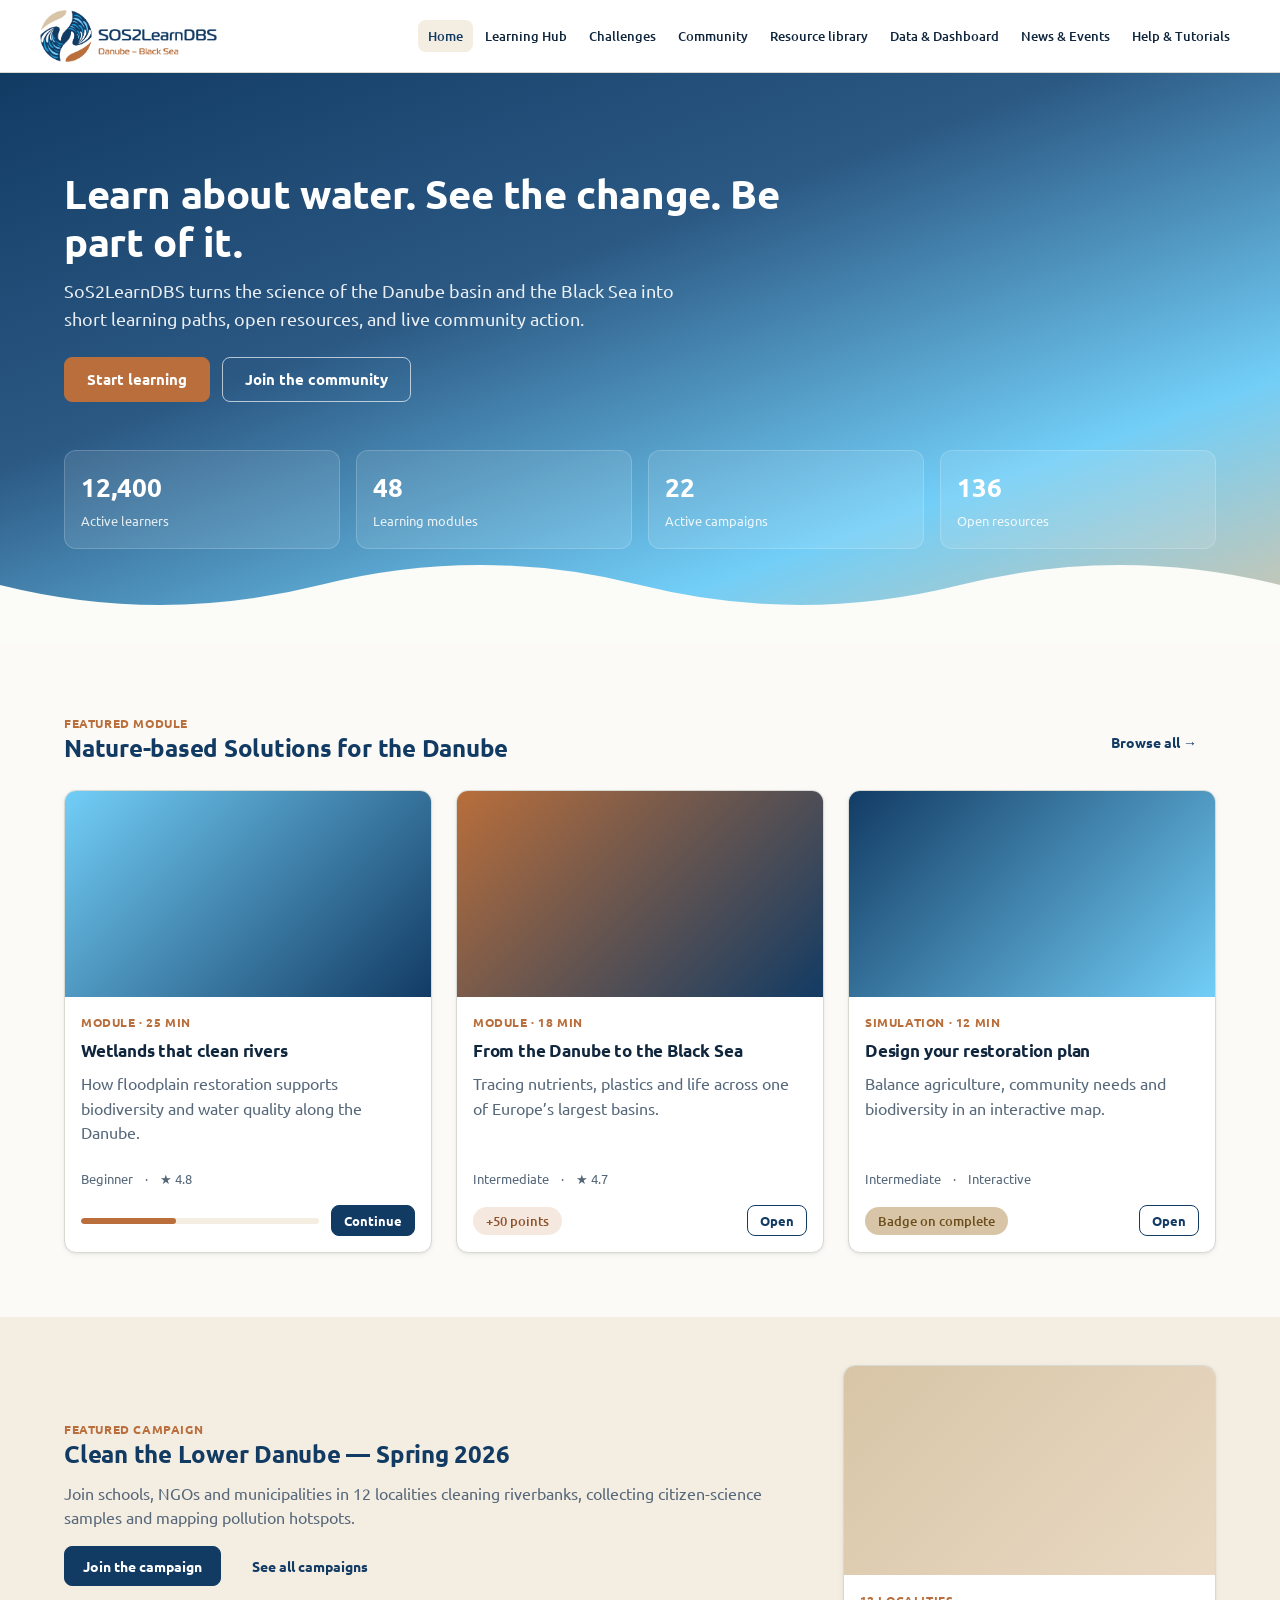
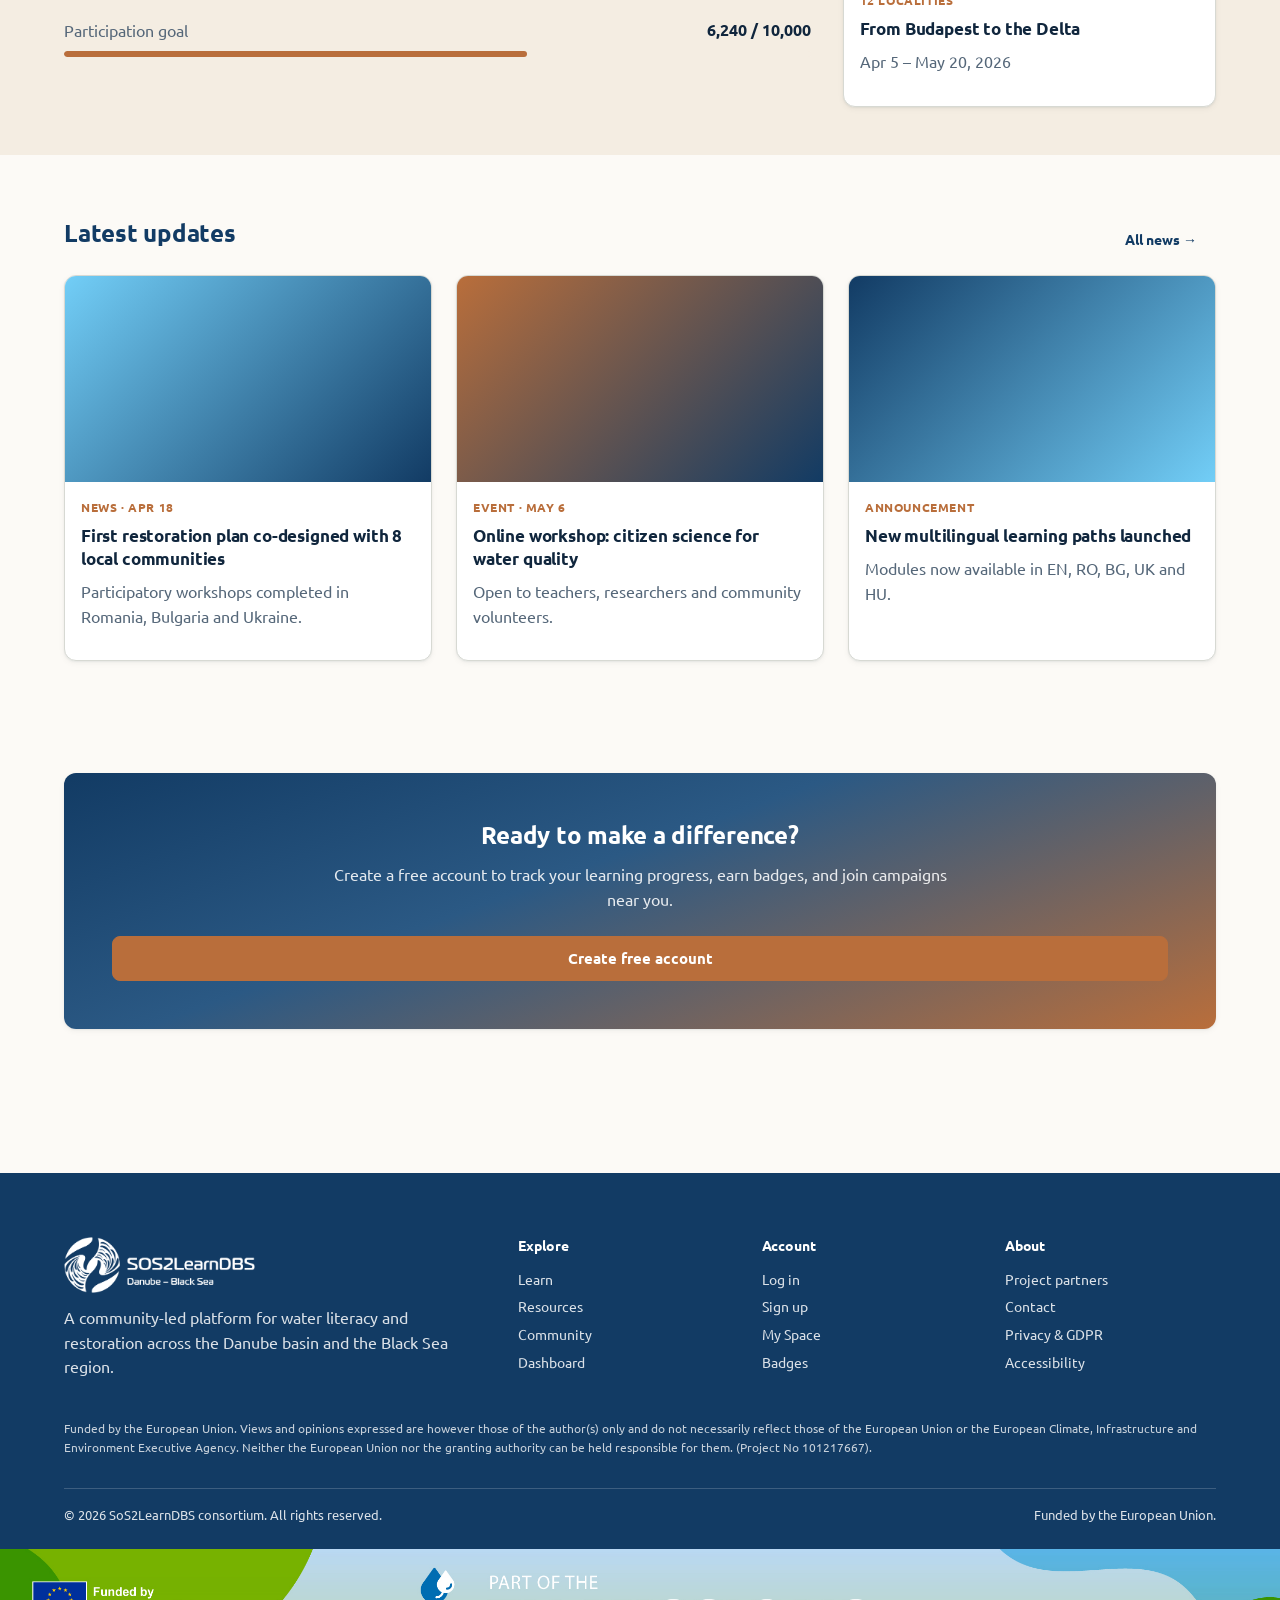
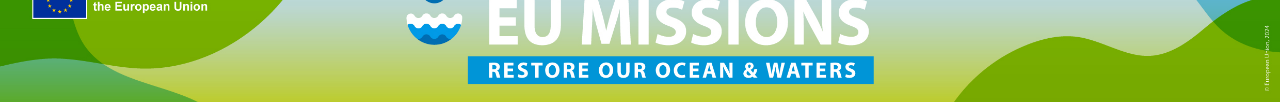
<file: index.html>
﻿<!doctype html>
<html lang="en">
<head>
<meta charset="utf-8">
<title>SoS2LearnDBS — Learn. See. Restore.</title>
<meta name="viewport" content="width=device-width,initial-scale=1">
<meta name="description" content="Community-led restoration of the Danube basin and the Black Sea. Learn, explore data, and take part.">
<link rel="icon" type="image/png" href="assets/img/logos/Logo.png">
<link rel="preconnect" href="https://fonts.googleapis.com">
<link rel="preconnect" href="https://fonts.gstatic.com" crossorigin>
<link href="https://fonts.googleapis.com/css2?family=Ubuntu:wght@400;500;700&display=swap" rel="stylesheet">
<link rel="stylesheet" href="assets/css/styles.css">
</head>
<body>
<a class="skip-link" href="#main">Skip to content</a>

<header class="header">
  <div class="container header__inner header__inner--simple">
        <a class="brand" href="index.html" aria-label="SoS2LearnDBS home">
      <img class="brand__mark" src="assets/img/logos/Logo.png" alt="SoS2LearnDBS">
    </a>
    <button class="menu-btn" data-menu-toggle aria-label="Toggle menu">☰</button>
    <nav class="nav nav--primary" aria-label="Main">
      <a href="index.html">Home</a>
      <a href="learn.html">Learning Hub</a>
      <a href="campaign-detail.html">Challenges</a>
      <a href="community.html">Community</a>
      <a href="resources.html">Resource library</a>
      <a href="dashboard.html">Data & Dashboard</a>
      <a href="community.html#news">News & Events</a>
      <a href="learn.html#tutorials">Help & Tutorials</a>
    </nav>
  </div>
</header>

<main id="main">

  <!-- Hero -->
  <section class="hero">
    <div class="container">
      <h1>Learn about water. See the change. Be part of it.</h1>
      <p>SoS2LearnDBS turns the science of the Danube basin and the Black Sea into short learning paths,
         open resources, and live community action.</p>
      <div class="actions">
        <a class="btn btn--teal btn--lg" href="learn.html">Start learning</a>
        <a class="btn btn--hero-outline btn--lg" href="community.html">Join the community</a>
      </div>
      <div class="hero__kpis">
        <div class="hero__kpi"><b data-count="12400">0</b><span>Active learners</span></div>
        <div class="hero__kpi"><b data-count="48">0</b><span>Learning modules</span></div>
        <div class="hero__kpi"><b data-count="22">0</b><span>Active campaigns</span></div>
        <div class="hero__kpi"><b data-count="136">0</b><span>Open resources</span></div>
      </div>
    </div>
  </section>

  <!-- Featured module -->
  <section class="section">
    <div class="container">
      <div class="flex justify-between items-center mb-4">
        <div>
          <span class="card__tag">Featured module</span>
          <h2>Nature-based Solutions for the Danube</h2>
        </div>
        <a class="btn btn--ghost" href="learn.html">Browse all →</a>
      </div>
      <div class="grid g-3">
        <article class="card">
          <div class="card__media card__media--azure"></div>
          <div class="card__body">
            <span class="card__tag">Module · 25 min</span>
            <h3 class="card__title">Wetlands that clean rivers</h3>
            <p class="muted">How floodplain restoration supports biodiversity and water quality along the Danube.</p>
            <div class="card__meta"><span>Beginner</span> · <span>★ 4.8</span></div>
          </div>
          <div class="card__footer">
            <div class="progress" style="flex:1;margin-right:12px"><div class="progress__bar" style="width:40%"></div></div>
            <a class="btn btn--sm" href="module-detail.html">Continue</a>
          </div>
        </article>
        <article class="card">
          <div class="card__media card__media--teal"></div>
          <div class="card__body">
            <span class="card__tag">Module · 18 min</span>
            <h3 class="card__title">From the Danube to the Black Sea</h3>
            <p class="muted">Tracing nutrients, plastics and life across one of Europe’s largest basins.</p>
            <div class="card__meta"><span>Intermediate</span> · <span>★ 4.7</span></div>
          </div>
          <div class="card__footer">
            <span class="chip chip--teal">+50 points</span>
            <a class="btn btn--sm btn--secondary" href="module-detail.html">Open</a>
          </div>
        </article>
        <article class="card">
          <div class="card__media"></div>
          <div class="card__body">
            <span class="card__tag">Simulation · 12 min</span>
            <h3 class="card__title">Design your restoration plan</h3>
            <p class="muted">Balance agriculture, community needs and biodiversity in an interactive map.</p>
            <div class="card__meta"><span>Intermediate</span> · <span>Interactive</span></div>
          </div>
          <div class="card__footer">
            <span class="chip chip--sand">Badge on complete</span>
            <a class="btn btn--sm btn--secondary" href="module-detail.html">Open</a>
          </div>
        </article>
      </div>
    </div>
  </section>

  <!-- Featured campaign -->
  <section class="section--tight" style="background:var(--c-stone)">
    <div class="container">
      <div class="grid g-8-4 items-center">
        <div>
          <span class="card__tag">Featured campaign</span>
          <h2>Clean the Lower Danube — Spring 2026</h2>
          <p class="muted">Join schools, NGOs and municipalities in 12 localities cleaning riverbanks,
             collecting citizen-science samples and mapping pollution hotspots.</p>
          <div class="flex gap-3 mt-4">
            <a class="btn" href="campaign-detail.html">Join the campaign</a>
            <a class="btn btn--ghost" href="community.html">See all campaigns</a>
          </div>
          <div class="mt-6">
            <div class="flex justify-between mb-2"><span class="muted">Participation goal</span><b>6,240 / 10,000</b></div>
            <div class="progress"><div class="progress__bar" style="width:62%"></div></div>
          </div>
        </div>
        <div>
          <div class="card">
            <div class="card__media card__media--sand"></div>
            <div class="card__body">
              <span class="card__tag">12 localities</span>
              <h3 class="card__title">From Budapest to the Delta</h3>
              <p class="muted">Apr 5 – May 20, 2026</p>
            </div>
          </div>
        </div>
      </div>
    </div>
  </section>

  <!-- Latest updates -->
  <section class="section">
    <div class="container">
      <div class="flex justify-between items-center mb-4">
        <h2>Latest updates</h2>
        <a class="btn btn--ghost" href="community.html">All news →</a>
      </div>
      <div class="grid g-3">
        <article class="card">
          <div class="card__media card__media--azure"></div>
          <div class="card__body">
            <span class="card__tag">News · Apr 18</span>
            <h3 class="card__title">First restoration plan co-designed with 8 local communities</h3>
            <p class="muted">Participatory workshops completed in Romania, Bulgaria and Ukraine.</p>
          </div>
        </article>
        <article class="card">
          <div class="card__media card__media--teal"></div>
          <div class="card__body">
            <span class="card__tag">Event · May 6</span>
            <h3 class="card__title">Online workshop: citizen science for water quality</h3>
            <p class="muted">Open to teachers, researchers and community volunteers.</p>
          </div>
        </article>
        <article class="card">
          <div class="card__media"></div>
          <div class="card__body">
            <span class="card__tag">Announcement</span>
            <h3 class="card__title">New multilingual learning paths launched</h3>
            <p class="muted">Modules now available in EN, RO, BG, UK and HU.</p>
          </div>
        </article>
      </div>
    </div>
  </section>

  <!-- CTA -->
  <section class="section--tight">
    <div class="container">
      <div class="card" style="padding: var(--s-7); text-align:center; background: linear-gradient(160deg, var(--c-danube), #2b5984 42%, var(--c-teal)); border:none; color:#fff;">
        <h2 style="color:#fff;">Ready to make a difference?</h2>
        <p style="color:rgba(255,255,255,0.88); max-width: 620px; margin: 0 auto var(--s-5);">
          Create a free account to track your learning progress, earn badges, and join campaigns near you.
        </p>
        <a class="btn btn--teal btn--lg" href="register.html">Create free account</a>
      </div>
    </div>
  </section>

</main>

<footer class="footer">
  <div class="container">
    <div class="footer__grid">
      <div>
        <img class="footer__brand-mark" src="assets/img/logos/Logo_W.png" alt="SoS2LearnDBS">
        <p>A community-led platform for water literacy and restoration across the Danube basin and the Black Sea region.</p>
      </div>
      <div>
        <h4>Explore</h4>
        <a href="learn.html">Learn</a>
        <a href="resources.html">Resources</a>
        <a href="community.html">Community</a>
        <a href="dashboard.html">Dashboard</a>
      </div>
      <div>
        <h4>Account</h4>
        <a href="login.html">Log in</a>
        <a href="register.html">Sign up</a>
        <a href="my-space.html">My Space</a>
        <a href="badges.html">Badges</a>
      </div>
      <div>
        <h4>About</h4>
        <a href="#">Project partners</a>
        <a href="#">Contact</a>
        <a href="#">Privacy & GDPR</a>
        <a href="#">Accessibility</a>
      </div>
    </div>
    <p class="footer__disclaimer">Funded by the European Union. Views and opinions expressed are however those of the author(s) only and do not necessarily reflect those of the European Union or the European Climate, Infrastructure and Environment Executive Agency. Neither the European Union nor the granting authority can be held responsible for them. (Project No 101217667).</p>
    <div class="footer__bottom">
      <span>© 2026 SoS2LearnDBS consortium. All rights reserved.</span>
      <span>Funded by the European Union.</span>
    </div>
  </div>
</footer>
<div class="footer__mission-band" aria-label="Project affiliations">
  <img class="footer__mission-image" src="assets/img/logos/EU-Missions_Funded_Ocean-and-Waters.jpg" alt="Funded by the European Union. Part of the EU Missions: Restore our Ocean and Waters." loading="lazy" decoding="async">
</div>

<script src="assets/js/main.js"></script>
</body>
</html>
</file>
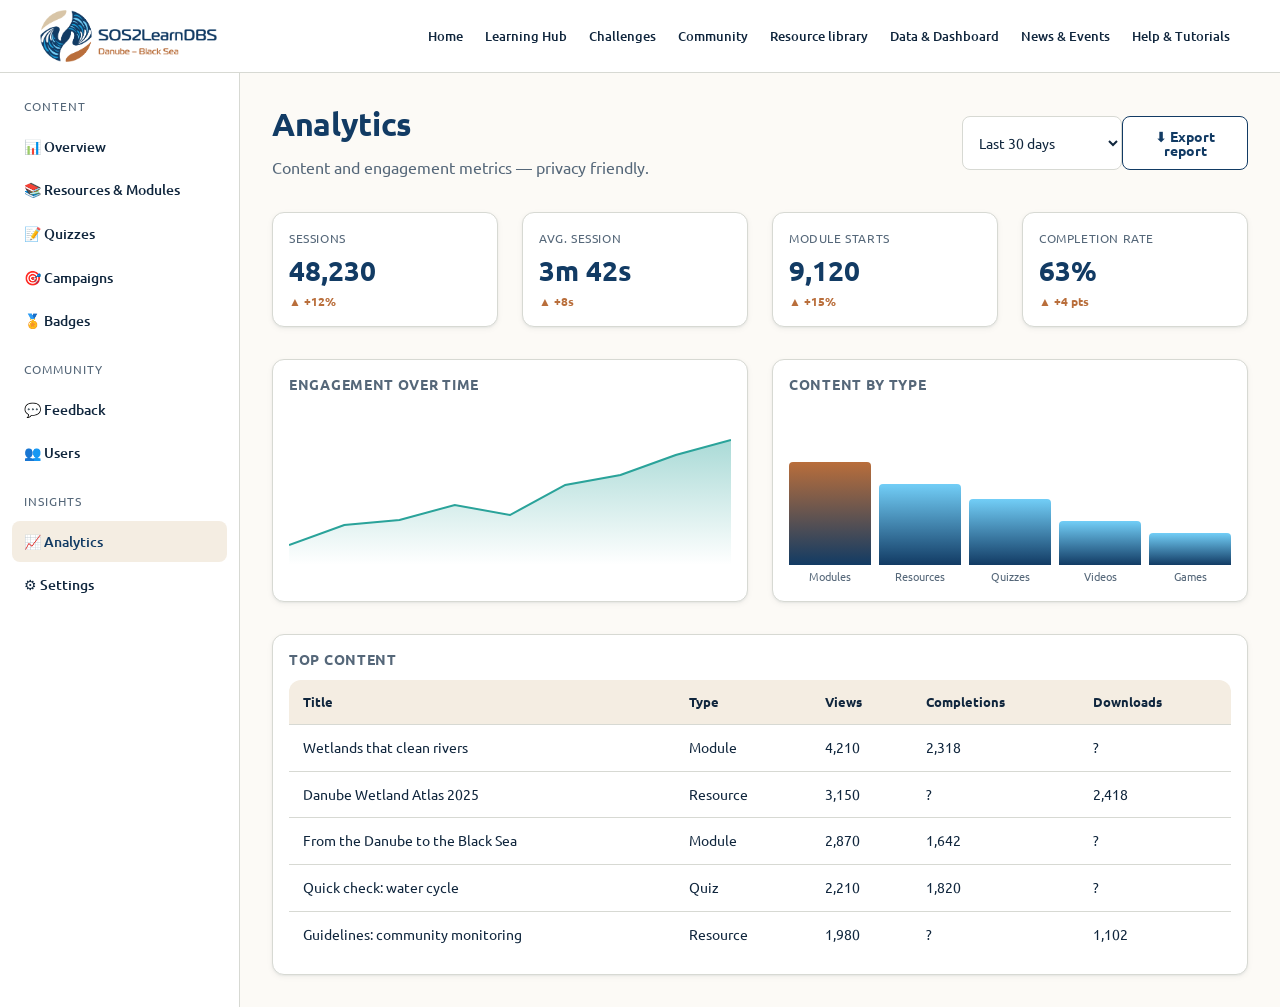
<file: admin-analytics.html>
﻿<!doctype html>
<html lang="en">
<head>
<meta charset="utf-8"><title>Admin · Analytics — SoS2LearnDBS</title>
<meta name="viewport" content="width=device-width,initial-scale=1">
<link rel="icon" type="image/png" href="assets/img/logos/Logo.png">
<link href="https://fonts.googleapis.com/css2?family=Ubuntu:wght@400;500;700&display=swap" rel="stylesheet">
<link rel="stylesheet" href="assets/css/styles.css">
</head>
<body>
<a class="skip-link" href="#main">Skip to content</a>
<header class="header">
  <div class="container header__inner header__inner--simple">
        <a class="brand" href="index.html" aria-label="SoS2LearnDBS home">
      <img class="brand__mark" src="assets/img/logos/Logo.png" alt="SoS2LearnDBS">
    </a>
    <button class="menu-btn" data-menu-toggle aria-label="Toggle menu">☰</button>
    <nav class="nav nav--primary" aria-label="Main">
      <a href="index.html">Home</a>
      <a href="learn.html">Learning Hub</a>
      <a href="campaign-detail.html">Challenges</a>
      <a href="community.html">Community</a>
      <a href="resources.html">Resource library</a>
      <a href="dashboard.html">Data & Dashboard</a>
      <a href="community.html#news">News & Events</a>
      <a href="learn.html#tutorials">Help & Tutorials</a>
    </nav>
  </div>
</header>

<main id="main" class="app">
  <aside class="sidebar">
    <span class="sidebar__title">Content</span>
    <a href="admin.html">📊 Overview</a>
    <a href="admin-content.html">📚 Resources & Modules</a>
    <a href="#">📝 Quizzes</a>
    <a href="#">🎯 Campaigns</a>
    <a href="#">🏅 Badges</a>
    <span class="sidebar__title mt-4">Community</span>
    <a href="#">💬 Feedback</a>
    <a href="#">👥 Users</a>
    <span class="sidebar__title mt-4">Insights</span>
    <a href="admin-analytics.html" class="active">📈 Analytics</a>
    <a href="#">⚙ Settings</a>
  </aside>

  <section class="app__main">
    <div class="flex justify-between items-center mb-6" style="flex-wrap:wrap;gap:var(--s-3)">
      <div><h1>Analytics</h1><p class="muted" style="margin:0">Content and engagement metrics — privacy friendly.</p></div>
      <div class="flex gap-2">
        <select class="select" style="max-width:160px"><option>Last 30 days</option><option>Last 90 days</option><option>Last 12 months</option></select>
        <button class="btn btn--secondary">⬇ Export report</button>
      </div>
    </div>

    <div class="grid g-4">
      <div class="kpi"><span class="kpi__label">Sessions</span><span class="kpi__value" data-count="48230">0</span><span class="kpi__trend">▲ +12%</span></div>
      <div class="kpi"><span class="kpi__label">Avg. session</span><span class="kpi__value">3m 42s</span><span class="kpi__trend">▲ +8s</span></div>
      <div class="kpi"><span class="kpi__label">Module starts</span><span class="kpi__value" data-count="9120">0</span><span class="kpi__trend">▲ +15%</span></div>
      <div class="kpi"><span class="kpi__label">Completion rate</span><span class="kpi__value">63%</span><span class="kpi__trend">▲ +4 pts</span></div>
    </div>

    <div class="grid g-2 mt-6">
      <div class="chart">
        <h3>Engagement over time</h3>
        <svg class="line-chart" viewBox="0 0 400 160" preserveAspectRatio="none" role="img" aria-label="Engagement line chart">
          <defs><linearGradient id="lg2" x1="0" y1="0" x2="0" y2="1"><stop offset="0" stop-color="#2AA39A" stop-opacity="0.4"/><stop offset="1" stop-color="#2AA39A" stop-opacity="0"/></linearGradient></defs>
          <path d="M0,140 L50,120 L100,115 L150,100 L200,110 L250,80 L300,70 L350,50 L400,35 L400,160 L0,160 Z" fill="url(#lg2)"/>
          <path d="M0,140 L50,120 L100,115 L150,100 L200,110 L250,80 L300,70 L350,50 L400,35" fill="none" stroke="#2AA39A" stroke-width="2"/>
        </svg>
      </div>
      <div class="chart">
        <h3>Content by type</h3>
        <div class="bar-chart">
          <div class="bar" style="height:70%;background:linear-gradient(180deg, var(--c-teal), var(--c-danube))"><span>Modules</span></div>
          <div class="bar" style="height:55%"><span>Resources</span></div>
          <div class="bar" style="height:45%"><span>Quizzes</span></div>
          <div class="bar" style="height:30%"><span>Videos</span></div>
          <div class="bar" style="height:22%"><span>Games</span></div>
        </div>
        <div style="height:20px"></div>
      </div>
    </div>

    <div class="chart mt-6">
      <h3>Top content</h3>
      <table class="table" style="border:none">
        <thead><tr><th>Title</th><th>Type</th><th>Views</th><th>Completions</th><th>Downloads</th></tr></thead>
        <tbody>
          <tr><td>Wetlands that clean rivers</td><td>Module</td><td>4,210</td><td>2,318</td><td>?</td></tr>
          <tr><td>Danube Wetland Atlas 2025</td><td>Resource</td><td>3,150</td><td>?</td><td>2,418</td></tr>
          <tr><td>From the Danube to the Black Sea</td><td>Module</td><td>2,870</td><td>1,642</td><td>?</td></tr>
          <tr><td>Quick check: water cycle</td><td>Quiz</td><td>2,210</td><td>1,820</td><td>?</td></tr>
          <tr><td>Guidelines: community monitoring</td><td>Resource</td><td>1,980</td><td>?</td><td>1,102</td></tr>
        </tbody>
      </table>
    </div>
  </section>
</main>
<script src="assets/js/main.js"></script>
</body></html>
</file>
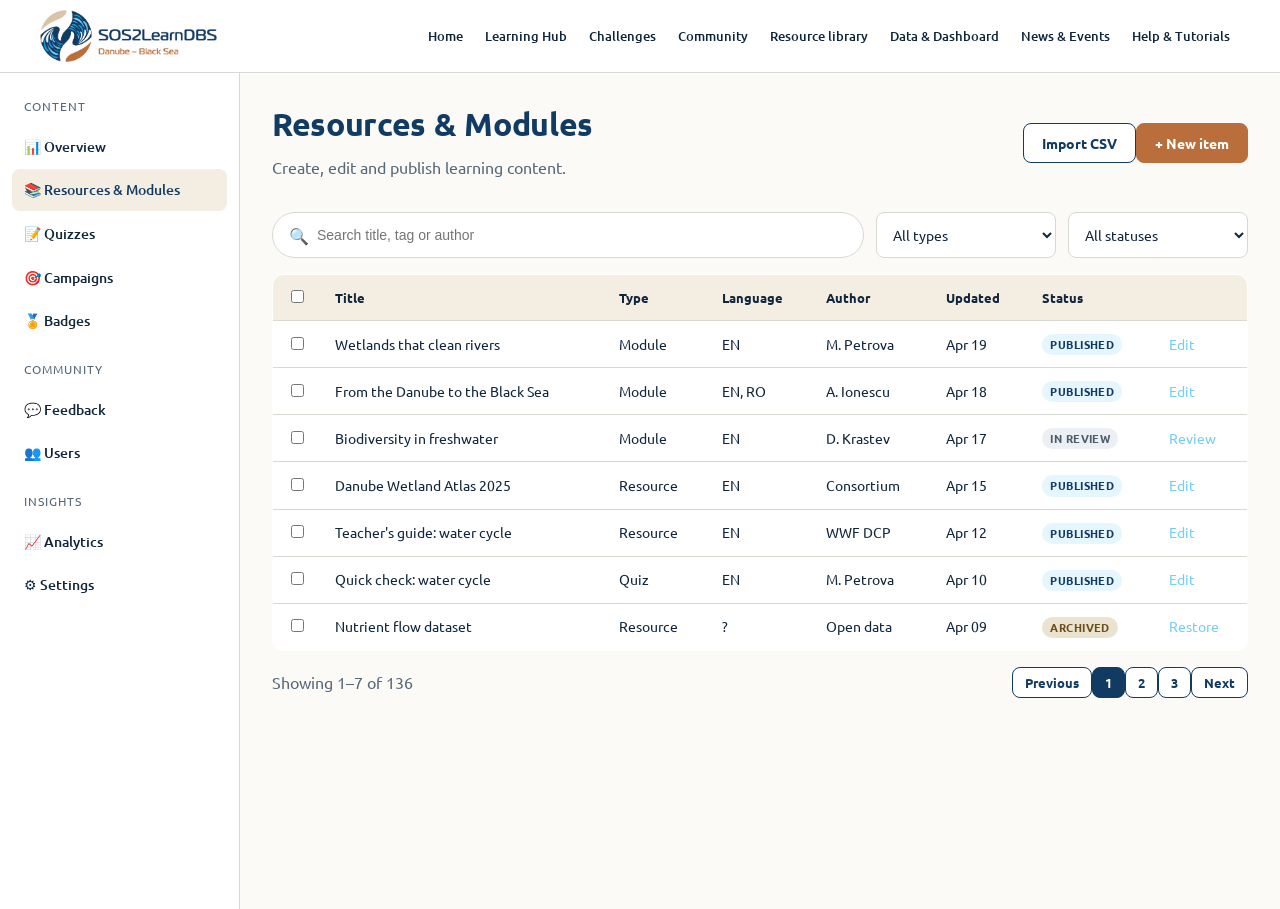
<file: admin-content.html>
﻿<!doctype html>
<html lang="en">
<head>
<meta charset="utf-8"><title>Admin · Content — SoS2LearnDBS</title>
<meta name="viewport" content="width=device-width,initial-scale=1">
<link rel="icon" type="image/png" href="assets/img/logos/Logo.png">
<link href="https://fonts.googleapis.com/css2?family=Ubuntu:wght@400;500;700&display=swap" rel="stylesheet">
<link rel="stylesheet" href="assets/css/styles.css">
</head>
<body>
<a class="skip-link" href="#main">Skip to content</a>
<header class="header">
  <div class="container header__inner header__inner--simple">
        <a class="brand" href="index.html" aria-label="SoS2LearnDBS home">
      <img class="brand__mark" src="assets/img/logos/Logo.png" alt="SoS2LearnDBS">
    </a>
    <button class="menu-btn" data-menu-toggle aria-label="Toggle menu">☰</button>
    <nav class="nav nav--primary" aria-label="Main">
      <a href="index.html">Home</a>
      <a href="learn.html">Learning Hub</a>
      <a href="campaign-detail.html">Challenges</a>
      <a href="community.html">Community</a>
      <a href="resources.html">Resource library</a>
      <a href="dashboard.html">Data & Dashboard</a>
      <a href="community.html#news">News & Events</a>
      <a href="learn.html#tutorials">Help & Tutorials</a>
    </nav>
  </div>
</header>

<main id="main" class="app">
  <aside class="sidebar">
    <span class="sidebar__title">Content</span>
    <a href="admin.html">📊 Overview</a>
    <a href="admin-content.html" class="active">📚 Resources & Modules</a>
    <a href="#">📝 Quizzes</a>
    <a href="#">🎯 Campaigns</a>
    <a href="#">🏅 Badges</a>
    <span class="sidebar__title mt-4">Community</span>
    <a href="#">💬 Feedback</a>
    <a href="#">👥 Users</a>
    <span class="sidebar__title mt-4">Insights</span>
    <a href="admin-analytics.html">📈 Analytics</a>
    <a href="#">⚙ Settings</a>
  </aside>

  <section class="app__main">
    <div class="flex justify-between items-center mb-6" style="flex-wrap:wrap;gap:var(--s-3)">
      <div><h1>Resources & Modules</h1><p class="muted" style="margin:0">Create, edit and publish learning content.</p></div>
      <div class="flex gap-2">
        <button class="btn btn--secondary">Import CSV</button>
        <button class="btn btn--teal">+ New item</button>
      </div>
    </div>

    <div class="flex gap-3 mb-4" style="flex-wrap:wrap">
      <div class="search" style="flex:1;min-width:260px"><span>🔍</span><input placeholder="Search title, tag or author"></div>
      <select class="select" style="max-width:180px"><option>All types</option><option>Module</option><option>Quiz</option><option>Resource</option></select>
      <select class="select" style="max-width:180px"><option>All statuses</option><option>Published</option><option>Draft</option><option>Archived</option></select>
    </div>

    <table class="table">
      <thead><tr>
        <th style="width:32px"><input type="checkbox" aria-label="Select all"></th>
        <th>Title</th><th>Type</th><th>Language</th><th>Author</th><th>Updated</th><th>Status</th><th></th>
      </tr></thead>
      <tbody>
        <tr><td><input type="checkbox"></td><td>Wetlands that clean rivers</td><td>Module</td><td>EN</td><td>M. Petrova</td><td>Apr 19</td><td><span class="status active">Published</span></td><td><a href="module-detail.html">Edit</a></td></tr>
        <tr><td><input type="checkbox"></td><td>From the Danube to the Black Sea</td><td>Module</td><td>EN, RO</td><td>A. Ionescu</td><td>Apr 18</td><td><span class="status active">Published</span></td><td><a href="module-detail.html">Edit</a></td></tr>
        <tr><td><input type="checkbox"></td><td>Biodiversity in freshwater</td><td>Module</td><td>EN</td><td>D. Krastev</td><td>Apr 17</td><td><span class="status draft">In review</span></td><td><a href="#">Review</a></td></tr>
        <tr><td><input type="checkbox"></td><td>Danube Wetland Atlas 2025</td><td>Resource</td><td>EN</td><td>Consortium</td><td>Apr 15</td><td><span class="status active">Published</span></td><td><a href="#">Edit</a></td></tr>
        <tr><td><input type="checkbox"></td><td>Teacher's guide: water cycle</td><td>Resource</td><td>EN</td><td>WWF DCP</td><td>Apr 12</td><td><span class="status active">Published</span></td><td><a href="#">Edit</a></td></tr>
        <tr><td><input type="checkbox"></td><td>Quick check: water cycle</td><td>Quiz</td><td>EN</td><td>M. Petrova</td><td>Apr 10</td><td><span class="status active">Published</span></td><td><a href="#">Edit</a></td></tr>
        <tr><td><input type="checkbox"></td><td>Nutrient flow dataset</td><td>Resource</td><td>?</td><td>Open data</td><td>Apr 09</td><td><span class="status closed">Archived</span></td><td><a href="#">Restore</a></td></tr>
      </tbody>
    </table>

    <div class="flex justify-between items-center mt-4">
      <span class="muted">Showing 1–7 of 136</span>
      <div class="flex gap-2">
        <button class="btn btn--sm btn--secondary">Previous</button>
        <button class="btn btn--sm">1</button>
        <button class="btn btn--sm btn--secondary">2</button>
        <button class="btn btn--sm btn--secondary">3</button>
        <button class="btn btn--sm btn--secondary">Next</button>
      </div>
    </div>
  </section>
</main>
<script src="assets/js/main.js"></script>
</body></html>
</file>
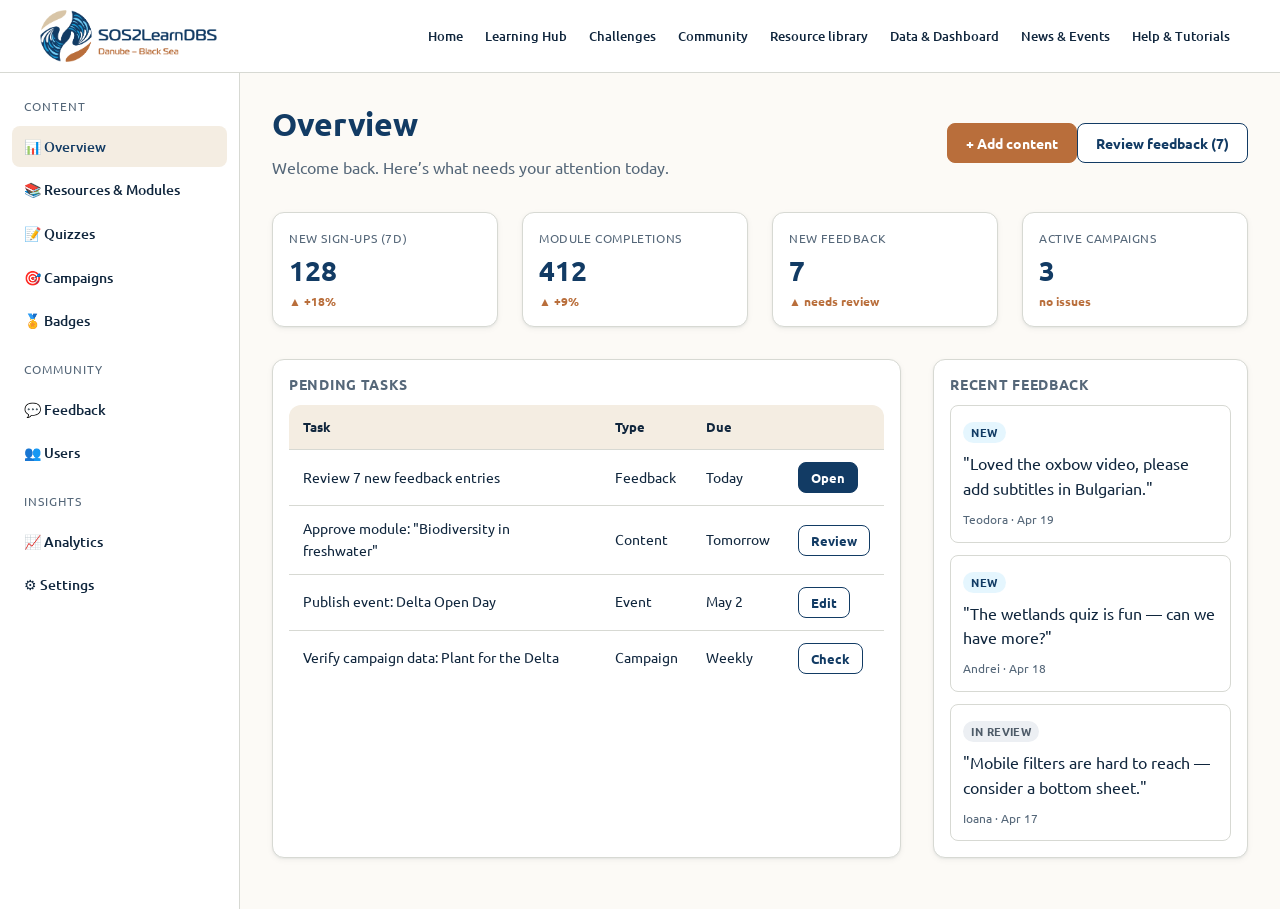
<file: admin.html>
﻿<!doctype html>
<html lang="en">
<head>
<meta charset="utf-8"><title>Admin — SoS2LearnDBS</title>
<meta name="viewport" content="width=device-width,initial-scale=1">
<link rel="icon" type="image/png" href="assets/img/logos/Logo.png">
<link href="https://fonts.googleapis.com/css2?family=Ubuntu:wght@400;500;700&display=swap" rel="stylesheet">
<link rel="stylesheet" href="assets/css/styles.css">
</head>
<body>
<a class="skip-link" href="#main">Skip to content</a>
<header class="header">
  <div class="container header__inner header__inner--simple">
        <a class="brand" href="index.html" aria-label="SoS2LearnDBS home">
      <img class="brand__mark" src="assets/img/logos/Logo.png" alt="SoS2LearnDBS">
    </a>
    <button class="menu-btn" data-menu-toggle aria-label="Toggle menu">☰</button>
    <nav class="nav nav--primary" aria-label="Main">
      <a href="index.html">Home</a>
      <a href="learn.html">Learning Hub</a>
      <a href="campaign-detail.html">Challenges</a>
      <a href="community.html">Community</a>
      <a href="resources.html">Resource library</a>
      <a href="dashboard.html">Data & Dashboard</a>
      <a href="community.html#news">News & Events</a>
      <a href="learn.html#tutorials">Help & Tutorials</a>
    </nav>
  </div>
</header>

<main id="main" class="app">
  <aside class="sidebar">
    <span class="sidebar__title">Content</span>
    <a href="admin.html" class="active">📊 Overview</a>
    <a href="admin-content.html">📚 Resources & Modules</a>
    <a href="#">📝 Quizzes</a>
    <a href="#">🎯 Campaigns</a>
    <a href="#">🏅 Badges</a>
    <span class="sidebar__title mt-4">Community</span>
    <a href="#">💬 Feedback</a>
    <a href="#">👥 Users</a>
    <span class="sidebar__title mt-4">Insights</span>
    <a href="admin-analytics.html">📈 Analytics</a>
    <a href="#">⚙ Settings</a>
  </aside>

  <section class="app__main">
    <div class="flex justify-between items-center mb-6" style="flex-wrap:wrap;gap:var(--s-3)">
      <div><h1>Overview</h1><p class="muted" style="margin:0">Welcome back. Here’s what needs your attention today.</p></div>
      <div class="flex gap-2">
        <a class="btn btn--teal" href="admin-content.html">+ Add content</a>
        <a class="btn btn--secondary" href="#">Review feedback (7)</a>
      </div>
    </div>

    <div class="grid g-4">
      <div class="kpi"><span class="kpi__label">New sign-ups (7d)</span><span class="kpi__value" data-count="128">0</span><span class="kpi__trend">▲ +18%</span></div>
      <div class="kpi"><span class="kpi__label">Module completions</span><span class="kpi__value" data-count="412">0</span><span class="kpi__trend">▲ +9%</span></div>
      <div class="kpi"><span class="kpi__label">New feedback</span><span class="kpi__value">7</span><span class="kpi__trend">▲ needs review</span></div>
      <div class="kpi"><span class="kpi__label">Active campaigns</span><span class="kpi__value">3</span><span class="kpi__trend">no issues</span></div>
    </div>

    <div class="grid g-8-4 mt-6">
      <div class="chart">
        <h3>Pending tasks</h3>
        <table class="table" style="border:none">
          <thead><tr><th>Task</th><th>Type</th><th>Due</th><th></th></tr></thead>
          <tbody>
            <tr><td>Review 7 new feedback entries</td><td>Feedback</td><td>Today</td><td><a class="btn btn--sm" href="#">Open</a></td></tr>
            <tr><td>Approve module: "Biodiversity in freshwater"</td><td>Content</td><td>Tomorrow</td><td><a class="btn btn--sm btn--secondary" href="admin-content.html">Review</a></td></tr>
            <tr><td>Publish event: Delta Open Day</td><td>Event</td><td>May 2</td><td><a class="btn btn--sm btn--secondary" href="#">Edit</a></td></tr>
            <tr><td>Verify campaign data: Plant for the Delta</td><td>Campaign</td><td>Weekly</td><td><a class="btn btn--sm btn--secondary" href="#">Check</a></td></tr>
          </tbody>
        </table>
      </div>

      <div class="chart">
        <h3>Recent feedback</h3>
        <div style="display:flex;flex-direction:column;gap:var(--s-3)">
          <div style="padding:var(--s-3);border:1px solid var(--c-rule);border-radius:var(--r-md)">
            <span class="status active">NEW</span>
            <p style="margin:8px 0 4px">"Loved the oxbow video, please add subtitles in Bulgarian."</p>
            <span class="muted" style="font-size:12px">Teodora · Apr 19</span>
          </div>
          <div style="padding:var(--s-3);border:1px solid var(--c-rule);border-radius:var(--r-md)">
            <span class="status active">NEW</span>
            <p style="margin:8px 0 4px">"The wetlands quiz is fun — can we have more?"</p>
            <span class="muted" style="font-size:12px">Andrei · Apr 18</span>
          </div>
          <div style="padding:var(--s-3);border:1px solid var(--c-rule);border-radius:var(--r-md)">
            <span class="status draft">IN REVIEW</span>
            <p style="margin:8px 0 4px">"Mobile filters are hard to reach — consider a bottom sheet."</p>
            <span class="muted" style="font-size:12px">Ioana · Apr 17</span>
          </div>
        </div>
      </div>
    </div>
  </section>
</main>
<script src="assets/js/main.js"></script>
</body></html>
</file>
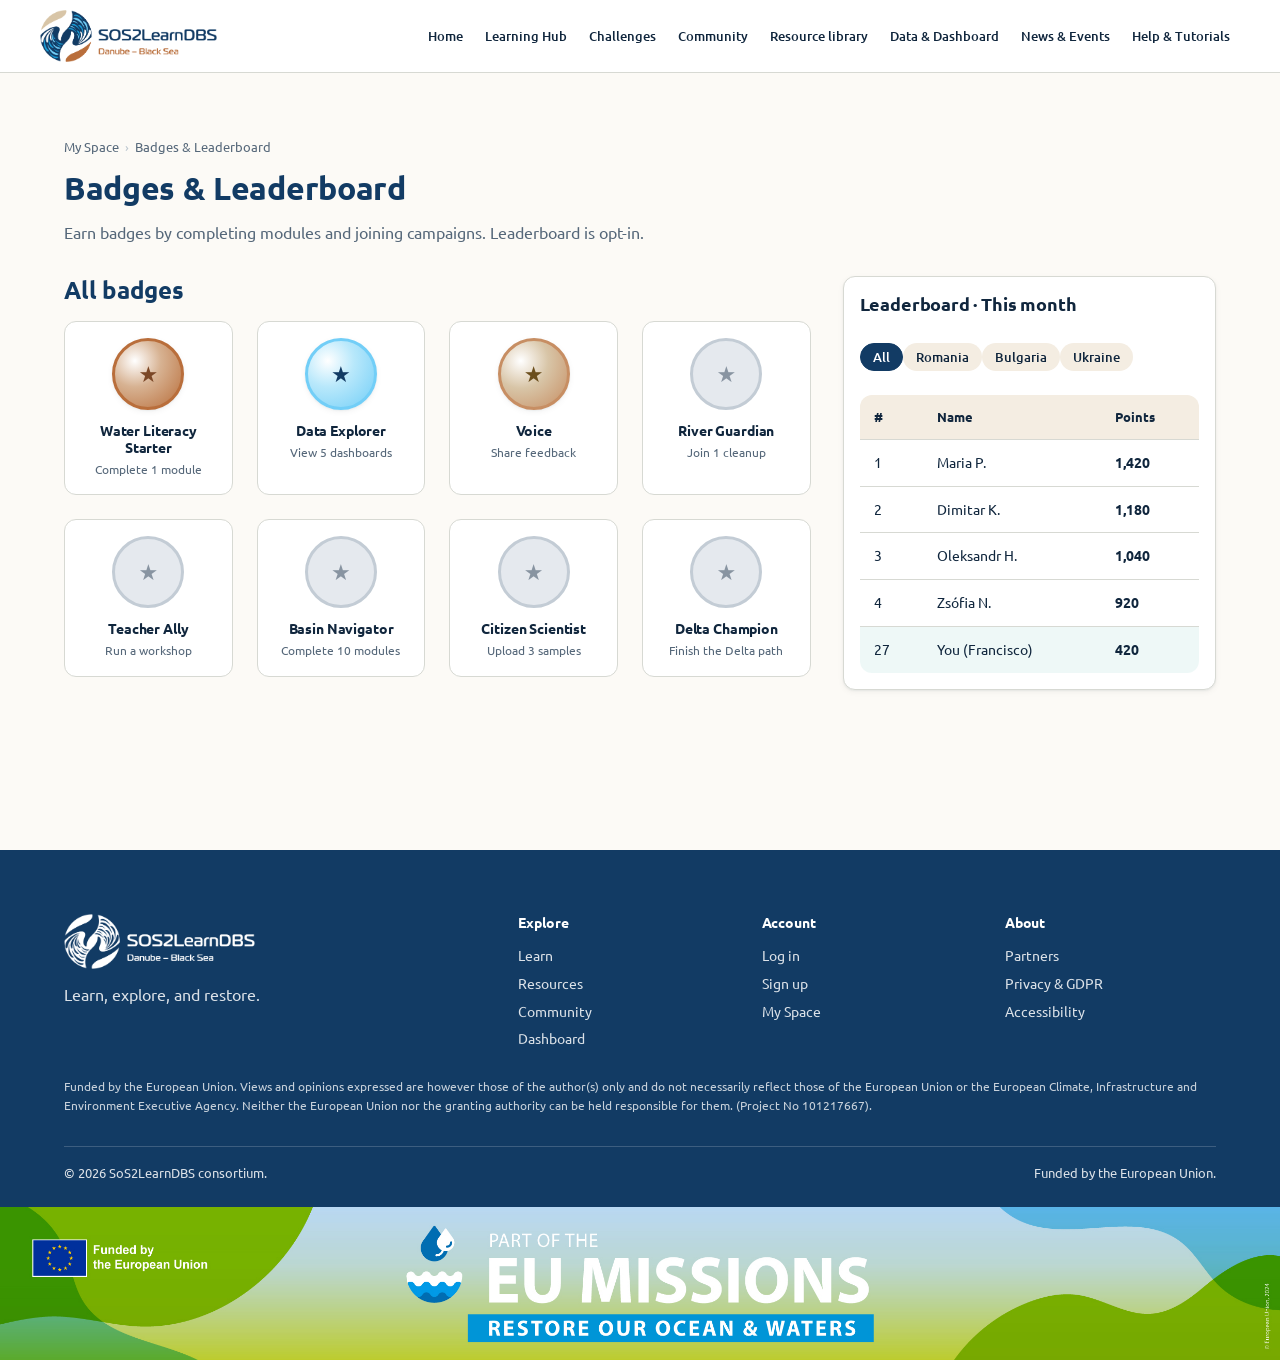
<file: badges.html>
﻿<!doctype html>
<html lang="en">
<head>
<meta charset="utf-8"><title>Badges & Leaderboard — SoS2LearnDBS</title>
<meta name="viewport" content="width=device-width,initial-scale=1">
<link rel="icon" type="image/png" href="assets/img/logos/Logo.png">
<link href="https://fonts.googleapis.com/css2?family=Ubuntu:wght@400;500;700&display=swap" rel="stylesheet">
<link rel="stylesheet" href="assets/css/styles.css">
</head>
<body>
<a class="skip-link" href="#main">Skip to content</a>
<header class="header">
  <div class="container header__inner header__inner--simple">
        <a class="brand" href="index.html" aria-label="SoS2LearnDBS home">
      <img class="brand__mark" src="assets/img/logos/Logo.png" alt="SoS2LearnDBS">
    </a>
    <button class="menu-btn" data-menu-toggle aria-label="Toggle menu">☰</button>
    <nav class="nav nav--primary" aria-label="Main">
      <a href="index.html">Home</a>
      <a href="learn.html">Learning Hub</a>
      <a href="campaign-detail.html">Challenges</a>
      <a href="community.html">Community</a>
      <a href="resources.html">Resource library</a>
      <a href="dashboard.html">Data & Dashboard</a>
      <a href="community.html#news">News & Events</a>
      <a href="learn.html#tutorials">Help & Tutorials</a>
    </nav>
  </div>
</header>

<main id="main">
  <section class="section">
    <div class="container">
      <nav class="crumbs"><a href="my-space.html">My Space</a><span>›</span>Badges & Leaderboard</nav>
      <h1>Badges & Leaderboard</h1>
      <p class="muted">Earn badges by completing modules and joining campaigns. Leaderboard is opt-in.</p>

      <div class="grid g-8-4 mt-6">
        <div>
          <h2>All badges</h2>
          <div class="grid g-4 mt-4">
            <div class="badge-tile"><div class="badge badge--teal">★</div><h4>Water Literacy Starter</h4><p>Complete 1 module</p></div>
            <div class="badge-tile"><div class="badge badge--blue">★</div><h4>Data Explorer</h4><p>View 5 dashboards</p></div>
            <div class="badge-tile"><div class="badge">★</div><h4>Voice</h4><p>Share feedback</p></div>
            <div class="badge-tile"><div class="badge badge--locked">★</div><h4>River Guardian</h4><p>Join 1 cleanup</p></div>
            <div class="badge-tile"><div class="badge badge--locked">★</div><h4>Teacher Ally</h4><p>Run a workshop</p></div>
            <div class="badge-tile"><div class="badge badge--locked">★</div><h4>Basin Navigator</h4><p>Complete 10 modules</p></div>
            <div class="badge-tile"><div class="badge badge--locked">★</div><h4>Citizen Scientist</h4><p>Upload 3 samples</p></div>
            <div class="badge-tile"><div class="badge badge--locked">★</div><h4>Delta Champion</h4><p>Finish the Delta path</p></div>
          </div>
        </div>
        <aside>
          <div class="card"><div class="card__body">
            <h3 style="color:var(--c-ink)">Leaderboard · This month</h3>
            <div class="flex gap-2 mt-2" data-chipgroup>
              <span class="chip is-active">All</span>
              <span class="chip">Romania</span>
              <span class="chip">Bulgaria</span>
              <span class="chip">Ukraine</span>
            </div>
            <table class="table mt-4" style="border:none;">
              <thead><tr><th>#</th><th>Name</th><th>Points</th></tr></thead>
              <tbody>
                <tr><td>1</td><td>Maria P.</td><td><b>1,420</b></td></tr>
                <tr><td>2</td><td>Dimitar K.</td><td><b>1,180</b></td></tr>
                <tr><td>3</td><td>Oleksandr H.</td><td><b>1,040</b></td></tr>
                <tr><td>4</td><td>Zsófia N.</td><td><b>920</b></td></tr>
                <tr style="background:rgba(42,163,154,0.08)"><td>27</td><td>You (Francisco)</td><td><b>420</b></td></tr>
              </tbody>
            </table>
          </div></div>
        </aside>
      </div>
    </div>
  </section>
</main>

<footer class="footer"><div class="container">
  <div class="footer__grid">
    <div><img class="footer__brand-mark" src="assets/img/logos/Logo_W.png" alt="SoS2LearnDBS"><p>Learn, explore, and restore.</p></div>
    <div><h4>Explore</h4><a href="learn.html">Learn</a><a href="resources.html">Resources</a><a href="community.html">Community</a><a href="dashboard.html">Dashboard</a></div>
    <div><h4>Account</h4><a href="login.html">Log in</a><a href="register.html">Sign up</a><a href="my-space.html">My Space</a></div>
    <div><h4>About</h4><a href="#">Partners</a><a href="#">Privacy & GDPR</a><a href="#">Accessibility</a></div>
  </div>
  <p class="footer__disclaimer">Funded by the European Union. Views and opinions expressed are however those of the author(s) only and do not necessarily reflect those of the European Union or the European Climate, Infrastructure and Environment Executive Agency. Neither the European Union nor the granting authority can be held responsible for them. (Project No 101217667).</p>
  <div class="footer__bottom"><span>© 2026 SoS2LearnDBS consortium.</span><span>Funded by the European Union.</span></div>
</div></footer>
<div class="footer__mission-band" aria-label="Project affiliations"><img class="footer__mission-image" src="assets/img/logos/EU-Missions_Funded_Ocean-and-Waters.jpg" alt="Funded by the European Union. Part of the EU Missions: Restore our Ocean and Waters." loading="lazy" decoding="async"></div>
<script src="assets/js/main.js"></script>
</body></html>
</file>
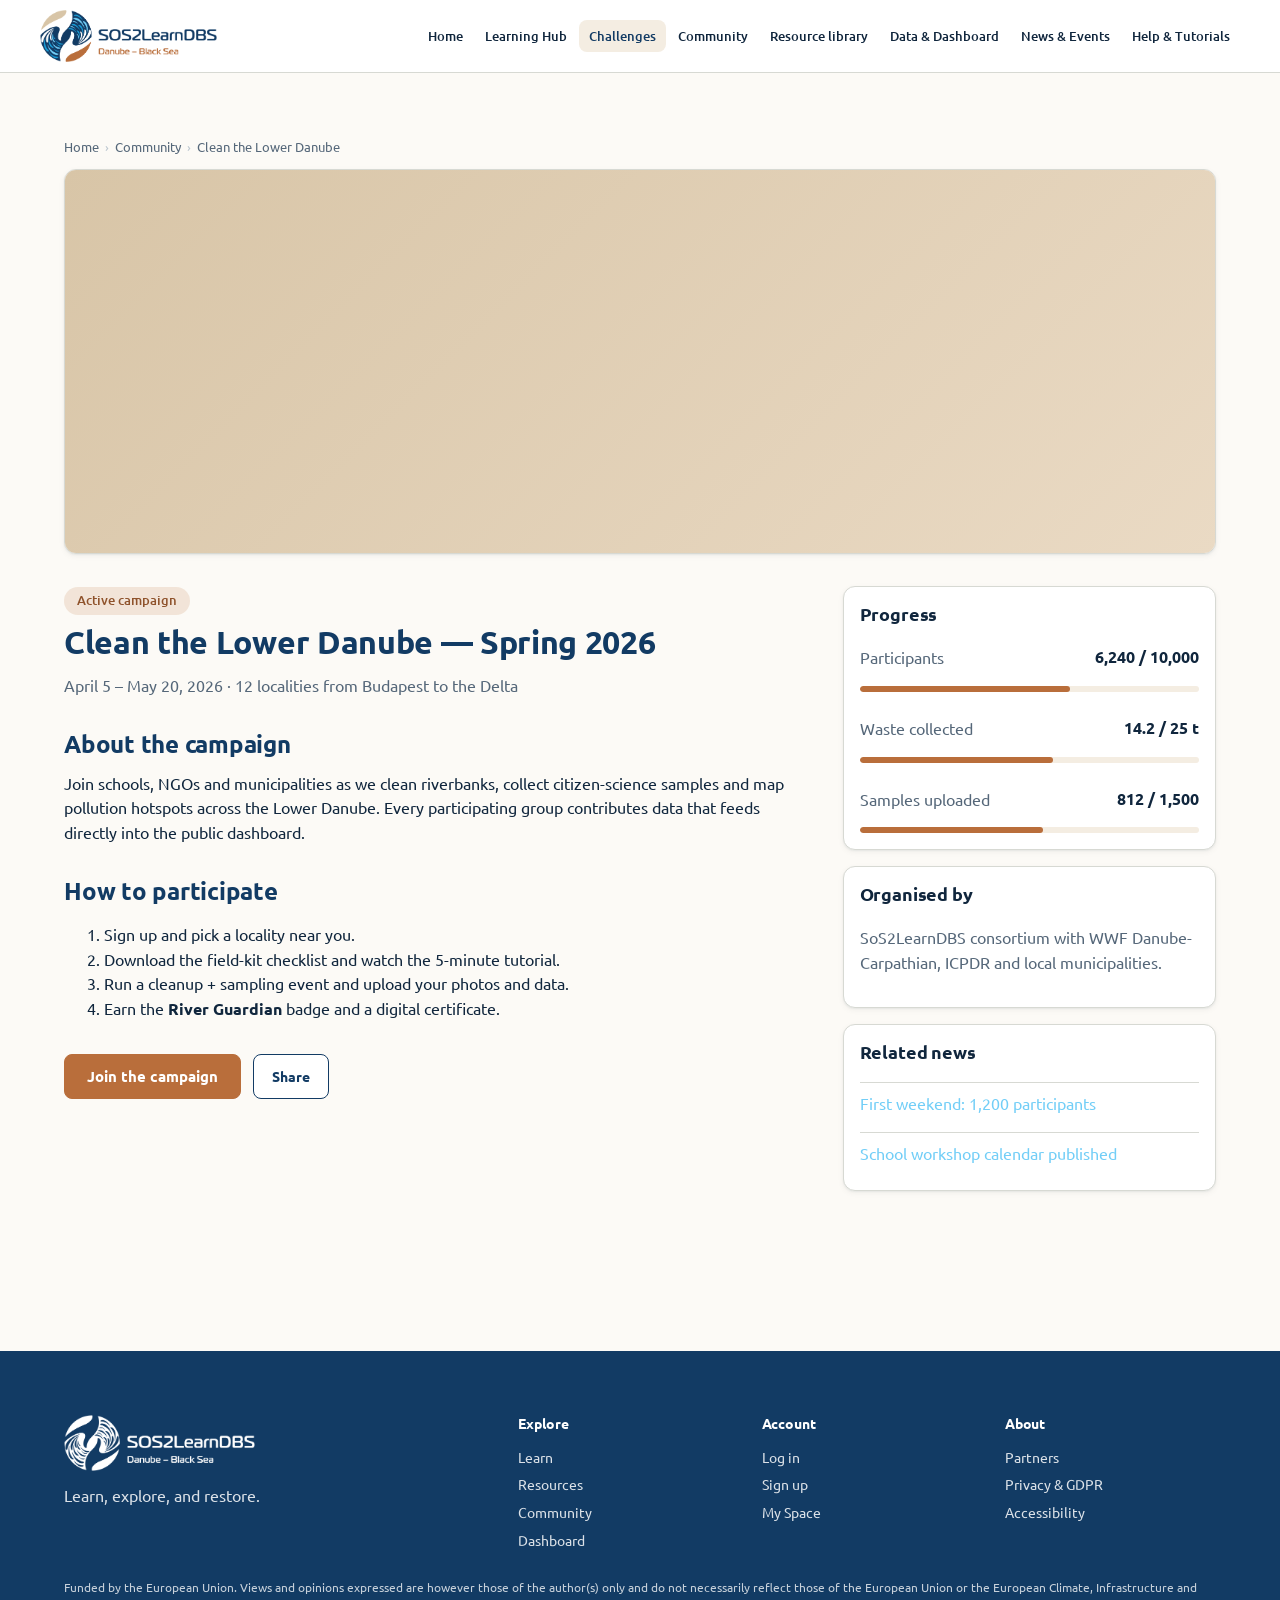
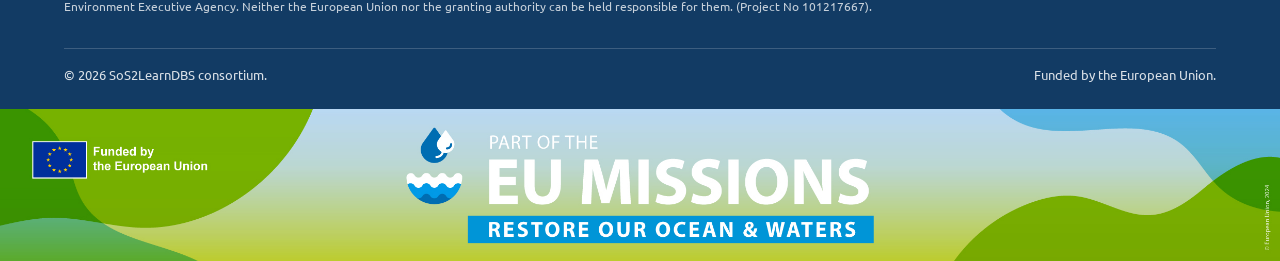
<file: campaign-detail.html>
﻿<!doctype html>
<html lang="en">
<head>
<meta charset="utf-8"><title>Clean the Lower Danube — SoS2LearnDBS</title>
<meta name="viewport" content="width=device-width,initial-scale=1">
<link rel="icon" type="image/png" href="assets/img/logos/Logo.png">
<link href="https://fonts.googleapis.com/css2?family=Ubuntu:wght@400;500;700&display=swap" rel="stylesheet">
<link rel="stylesheet" href="assets/css/styles.css">
</head>
<body>
<a class="skip-link" href="#main">Skip to content</a>
<header class="header">
  <div class="container header__inner header__inner--simple">
        <a class="brand" href="index.html" aria-label="SoS2LearnDBS home">
      <img class="brand__mark" src="assets/img/logos/Logo.png" alt="SoS2LearnDBS">
    </a>
    <button class="menu-btn" data-menu-toggle aria-label="Toggle menu">☰</button>
    <nav class="nav nav--primary" aria-label="Main">
      <a href="index.html">Home</a>
      <a href="learn.html">Learning Hub</a>
      <a href="campaign-detail.html">Challenges</a>
      <a href="community.html">Community</a>
      <a href="resources.html">Resource library</a>
      <a href="dashboard.html">Data & Dashboard</a>
      <a href="community.html#news">News & Events</a>
      <a href="learn.html#tutorials">Help & Tutorials</a>
    </nav>
  </div>
</header>

<main id="main">
  <section class="section">
    <div class="container">
      <nav class="crumbs"><a href="index.html">Home</a><span>›</span><a href="community.html">Community</a><span>›</span>Clean the Lower Danube</nav>
      <div class="card"><div class="card__media card__media--sand" style="aspect-ratio:21/7"></div></div>

      <div class="grid g-8-4 mt-6">
        <article>
          <span class="chip chip--teal">Active campaign</span>
          <h1 style="margin-top:var(--s-2)">Clean the Lower Danube — Spring 2026</h1>
          <p class="muted">April 5 – May 20, 2026 · 12 localities from Budapest to the Delta</p>

          <h2 class="mt-6">About the campaign</h2>
          <p>Join schools, NGOs and municipalities as we clean riverbanks, collect citizen-science samples
             and map pollution hotspots across the Lower Danube. Every participating group contributes data
             that feeds directly into the public dashboard.</p>

          <h2 class="mt-6">How to participate</h2>
          <ol>
            <li>Sign up and pick a locality near you.</li>
            <li>Download the field-kit checklist and watch the 5-minute tutorial.</li>
            <li>Run a cleanup + sampling event and upload your photos and data.</li>
            <li>Earn the <b>River Guardian</b> badge and a digital certificate.</li>
          </ol>

          <div class="flex gap-3 mt-6">
            <a class="btn btn--teal btn--lg" href="register.html">Join the campaign</a>
            <button class="btn btn--secondary">Share</button>
          </div>
        </article>

        <aside>
          <div class="card"><div class="card__body">
            <h3 style="color:var(--c-ink)">Progress</h3>
            <div class="flex justify-between mb-2"><span class="muted">Participants</span><b>6,240 / 10,000</b></div>
            <div class="progress"><div class="progress__bar" style="width:62%"></div></div>
            <div class="flex justify-between mt-4 mb-2"><span class="muted">Waste collected</span><b>14.2 / 25 t</b></div>
            <div class="progress"><div class="progress__bar" style="width:57%"></div></div>
            <div class="flex justify-between mt-4 mb-2"><span class="muted">Samples uploaded</span><b>812 / 1,500</b></div>
            <div class="progress"><div class="progress__bar" style="width:54%"></div></div>
          </div></div>

          <div class="card mt-4"><div class="card__body">
            <h3 style="color:var(--c-ink)">Organised by</h3>
            <p class="muted">SoS2LearnDBS consortium with WWF Danube-Carpathian, ICPDR and local municipalities.</p>
          </div></div>

          <div class="card mt-4"><div class="card__body">
            <h3 style="color:var(--c-ink)">Related news</h3>
            <a href="#" style="display:block;padding:8px 0;border-top:1px solid var(--c-rule)">First weekend: 1,200 participants</a>
            <a href="#" style="display:block;padding:8px 0;border-top:1px solid var(--c-rule)">School workshop calendar published</a>
          </div></div>
        </aside>
      </div>
    </div>
  </section>
</main>

<footer class="footer"><div class="container">
  <div class="footer__grid">
    <div><img class="footer__brand-mark" src="assets/img/logos/Logo_W.png" alt="SoS2LearnDBS"><p>Learn, explore, and restore.</p></div>
    <div><h4>Explore</h4><a href="learn.html">Learn</a><a href="resources.html">Resources</a><a href="community.html">Community</a><a href="dashboard.html">Dashboard</a></div>
    <div><h4>Account</h4><a href="login.html">Log in</a><a href="register.html">Sign up</a><a href="my-space.html">My Space</a></div>
    <div><h4>About</h4><a href="#">Partners</a><a href="#">Privacy & GDPR</a><a href="#">Accessibility</a></div>
  </div>
  <p class="footer__disclaimer">Funded by the European Union. Views and opinions expressed are however those of the author(s) only and do not necessarily reflect those of the European Union or the European Climate, Infrastructure and Environment Executive Agency. Neither the European Union nor the granting authority can be held responsible for them. (Project No 101217667).</p>
  <div class="footer__bottom"><span>© 2026 SoS2LearnDBS consortium.</span><span>Funded by the European Union.</span></div>
</div></footer>
<div class="footer__mission-band" aria-label="Project affiliations"><img class="footer__mission-image" src="assets/img/logos/EU-Missions_Funded_Ocean-and-Waters.jpg" alt="Funded by the European Union. Part of the EU Missions: Restore our Ocean and Waters." loading="lazy" decoding="async"></div>
<script src="assets/js/main.js"></script>
</body></html>
</file>
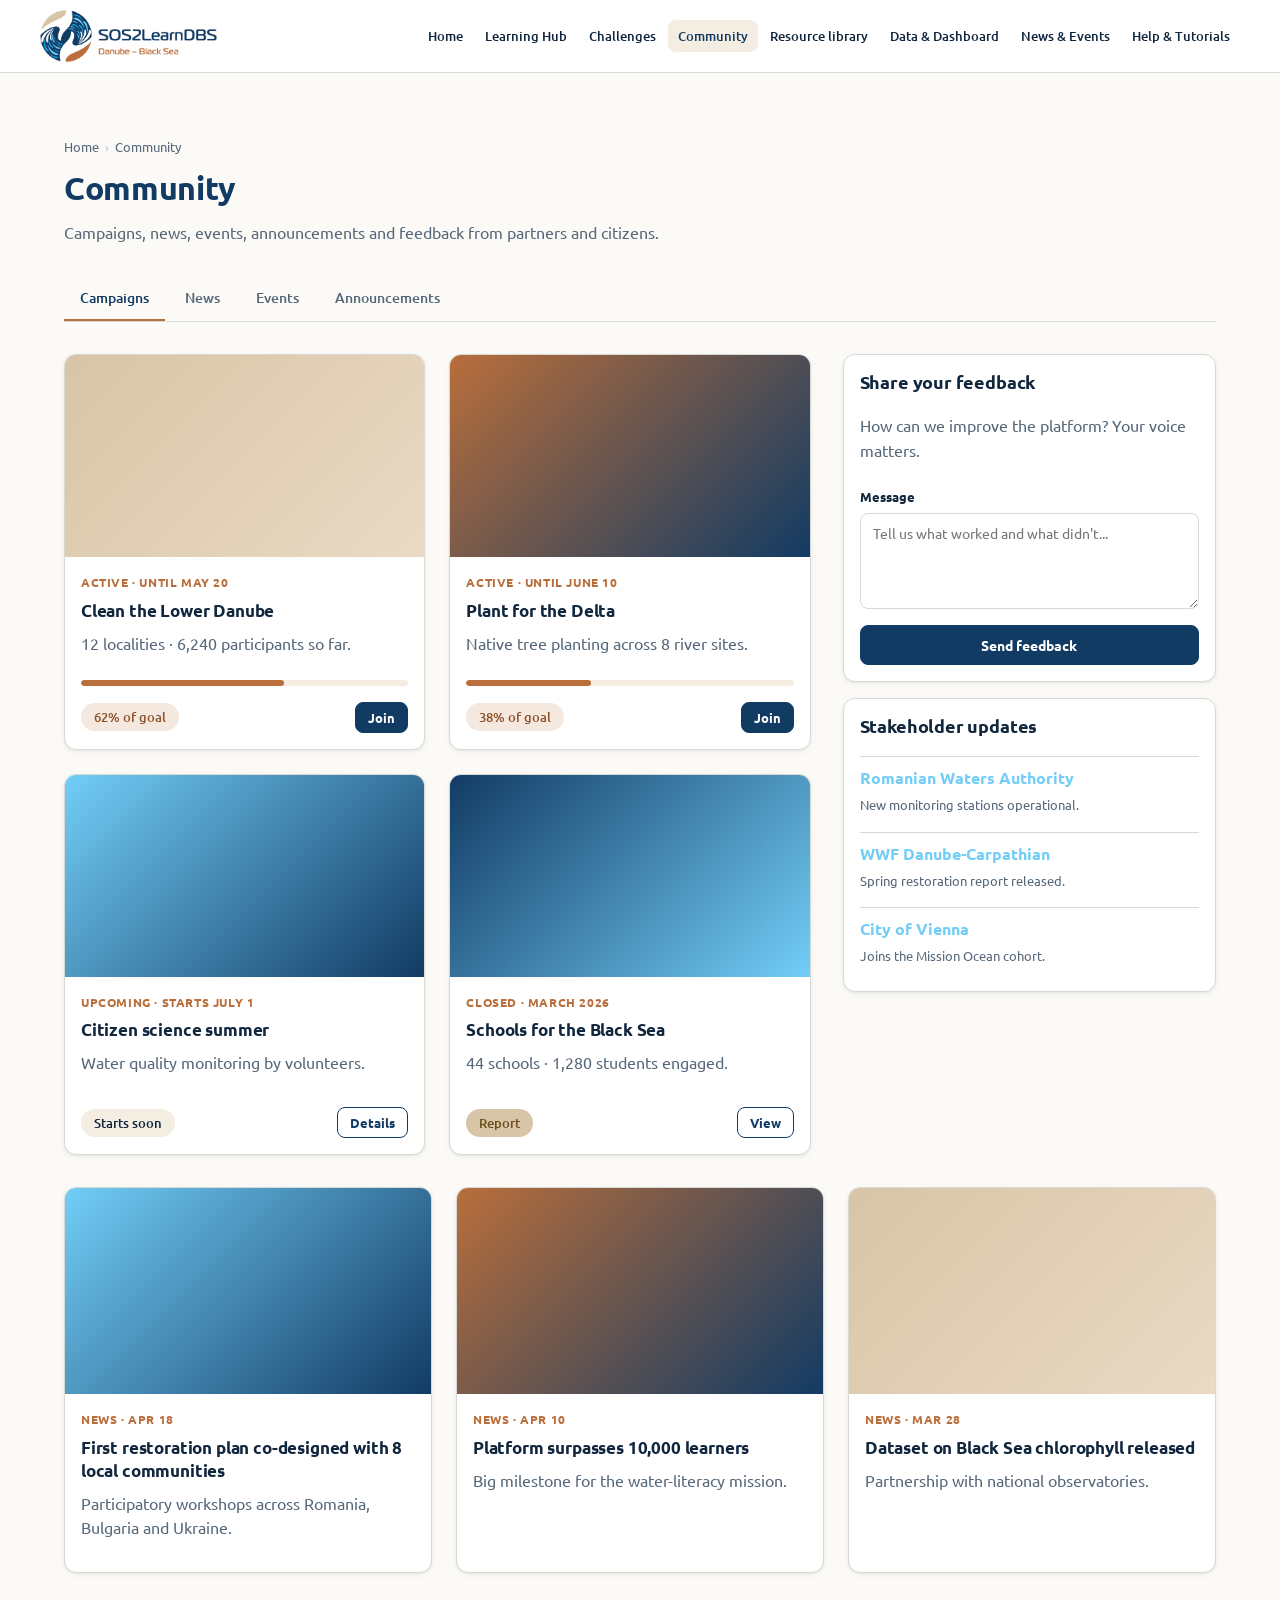
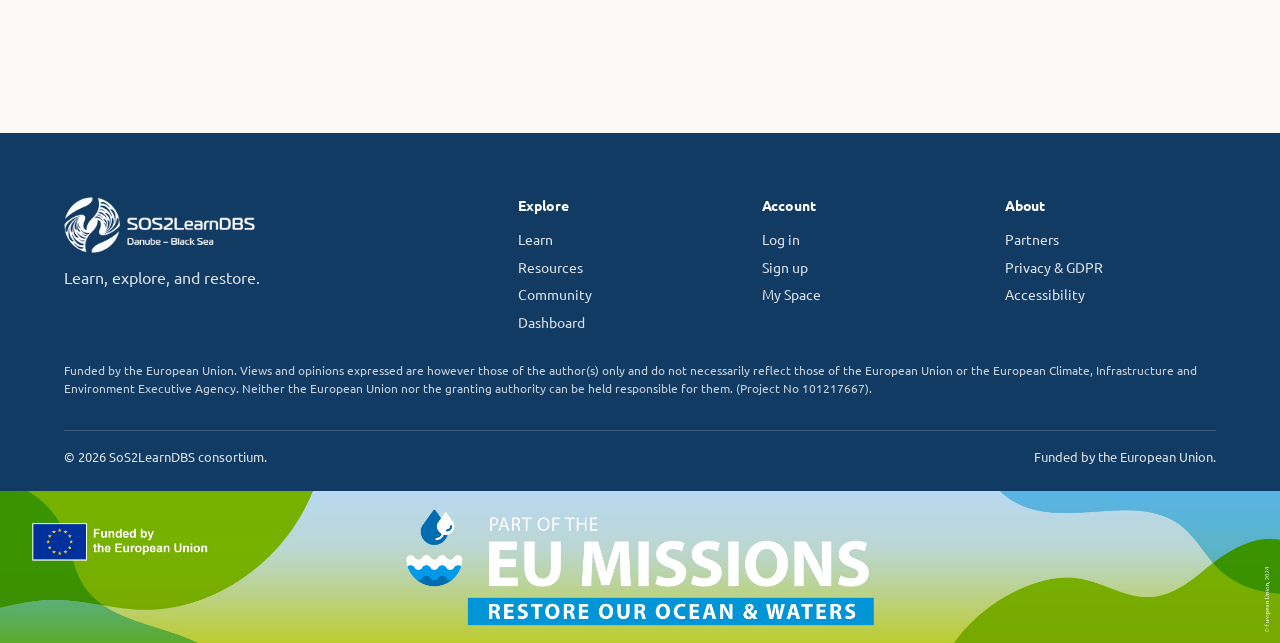
<file: community.html>
﻿<!doctype html>
<html lang="en">
<head>
<meta charset="utf-8"><title>Community — SoS2LearnDBS</title>
<meta name="viewport" content="width=device-width,initial-scale=1">
<link rel="icon" type="image/png" href="assets/img/logos/Logo.png">
<link href="https://fonts.googleapis.com/css2?family=Ubuntu:wght@400;500;700&display=swap" rel="stylesheet">
<link rel="stylesheet" href="assets/css/styles.css">
</head>
<body>
<a class="skip-link" href="#main">Skip to content</a>
<header class="header">
  <div class="container header__inner header__inner--simple">
        <a class="brand" href="index.html" aria-label="SoS2LearnDBS home">
      <img class="brand__mark" src="assets/img/logos/Logo.png" alt="SoS2LearnDBS">
    </a>
    <button class="menu-btn" data-menu-toggle aria-label="Toggle menu">☰</button>
    <nav class="nav nav--primary" aria-label="Main">
      <a href="index.html">Home</a>
      <a href="learn.html">Learning Hub</a>
      <a href="campaign-detail.html">Challenges</a>
      <a href="community.html">Community</a>
      <a href="resources.html">Resource library</a>
      <a href="dashboard.html">Data & Dashboard</a>
      <a href="community.html#news">News & Events</a>
      <a href="learn.html#tutorials">Help & Tutorials</a>
    </nav>
  </div>
</header>

<main id="main">
  <section class="section">
    <div class="container">
      <nav class="crumbs"><a href="index.html">Home</a><span>›</span>Community</nav>
      <h1>Community</h1>
      <p class="muted">Campaigns, news, events, announcements and feedback from partners and citizens.</p>

      <div class="tabs mt-6" data-tabs>
        <button class="tab active" data-tab="camp">Campaigns</button>
        <button class="tab" data-tab="news">News</button>
        <button class="tab" data-tab="events">Events</button>
        <button class="tab" data-tab="ann">Announcements</button>
      </div>

      <!-- Campaigns -->
      <div class="mt-6 grid g-8-4" data-panel="camp">
        <div>
          <div class="grid g-2">
            <article class="card"><div class="card__media card__media--sand"></div><div class="card__body">
              <span class="card__tag">Active · until May 20</span><h3 class="card__title">Clean the Lower Danube</h3>
              <p class="muted">12 localities · 6,240 participants so far.</p>
              <div class="progress"><div class="progress__bar" style="width:62%"></div></div></div>
              <div class="card__footer"><span class="chip chip--teal">62% of goal</span><a class="btn btn--sm" href="campaign-detail.html">Join</a></div></article>
            <article class="card"><div class="card__media card__media--teal"></div><div class="card__body">
              <span class="card__tag">Active · until June 10</span><h3 class="card__title">Plant for the Delta</h3>
              <p class="muted">Native tree planting across 8 river sites.</p>
              <div class="progress"><div class="progress__bar" style="width:38%"></div></div></div>
              <div class="card__footer"><span class="chip chip--teal">38% of goal</span><a class="btn btn--sm" href="campaign-detail.html">Join</a></div></article>
            <article class="card"><div class="card__media card__media--azure"></div><div class="card__body">
              <span class="card__tag">Upcoming · starts July 1</span><h3 class="card__title">Citizen science summer</h3>
              <p class="muted">Water quality monitoring by volunteers.</p></div>
              <div class="card__footer"><span class="chip">Starts soon</span><a class="btn btn--sm btn--secondary" href="campaign-detail.html">Details</a></div></article>
            <article class="card"><div class="card__media"></div><div class="card__body">
              <span class="card__tag">Closed · March 2026</span><h3 class="card__title">Schools for the Black Sea</h3>
              <p class="muted">44 schools · 1,280 students engaged.</p></div>
              <div class="card__footer"><span class="chip chip--sand">Report</span><a class="btn btn--sm btn--secondary" href="campaign-detail.html">View</a></div></article>
          </div>
        </div>
        <aside>
          <div class="card"><div class="card__body">
            <h3 style="color:var(--c-ink)">Share your feedback</h3>
            <p class="muted">How can we improve the platform? Your voice matters.</p>
            <form>
              <div class="field"><label for="fb">Message</label><textarea class="textarea" id="fb" placeholder="Tell us what worked and what didn't..."></textarea></div>
              <button type="button" class="btn btn--block">Send feedback</button>
            </form>
          </div></div>

          <div class="card mt-4"><div class="card__body">
            <h3 style="color:var(--c-ink)">Stakeholder updates</h3>
            <a href="#" style="display:block;padding:8px 0;border-top:1px solid var(--c-rule)"><b>Romanian Waters Authority</b><br><span class="muted" style="font-size:13px">New monitoring stations operational.</span></a>
            <a href="#" style="display:block;padding:8px 0;border-top:1px solid var(--c-rule)"><b>WWF Danube-Carpathian</b><br><span class="muted" style="font-size:13px">Spring restoration report released.</span></a>
            <a href="#" style="display:block;padding:8px 0;border-top:1px solid var(--c-rule)"><b>City of Vienna</b><br><span class="muted" style="font-size:13px">Joins the Mission Ocean cohort.</span></a>
          </div></div>
        </aside>
      </div>

      <!-- News -->
      <div class="mt-6 grid g-3" hidden data-panel="news">
        <article class="card"><div class="card__media card__media--azure"></div><div class="card__body"><span class="card__tag">News · Apr 18</span><h3 class="card__title">First restoration plan co-designed with 8 local communities</h3><p class="muted">Participatory workshops across Romania, Bulgaria and Ukraine.</p></div></article>
        <article class="card"><div class="card__media card__media--teal"></div><div class="card__body"><span class="card__tag">News · Apr 10</span><h3 class="card__title">Platform surpasses 10,000 learners</h3><p class="muted">Big milestone for the water-literacy mission.</p></div></article>
        <article class="card"><div class="card__media card__media--sand"></div><div class="card__body"><span class="card__tag">News · Mar 28</span><h3 class="card__title">Dataset on Black Sea chlorophyll released</h3><p class="muted">Partnership with national observatories.</p></div></article>
      </div>

      <!-- Events -->
      <div class="mt-6" hidden data-panel="events">
        <table class="table">
          <thead><tr><th>Date</th><th>Event</th><th>Where</th><th>Audience</th><th></th></tr></thead>
          <tbody>
            <tr><td>May 6, 2026</td><td>Citizen science for water quality</td><td>Online</td><td>Teachers · Volunteers</td><td><a class="btn btn--sm" href="#">Register</a></td></tr>
            <tr><td>May 22, 2026</td><td>Delta open day</td><td>Tulcea, RO</td><td>General public</td><td><a class="btn btn--sm" href="#">Register</a></td></tr>
            <tr><td>Jun 8, 2026</td><td>Policy roundtable</td><td>Brussels, BE</td><td>Policymakers</td><td><a class="btn btn--sm btn--secondary" href="#">Details</a></td></tr>
          </tbody>
        </table>
      </div>

      <!-- Announcements -->
      <div class="mt-6" hidden data-panel="ann">
        <div class="callout mb-4"><b>Announcement:</b> Platform available in 5 languages starting May 2026.</div>
        <div class="callout callout--warn mb-4"><b>Notice:</b> Scheduled maintenance, Sunday Apr 26, 01:00–03:00 CET.</div>
        <div class="callout"><b>New partner:</b> The University of Belgrade joins the consortium.</div>
      </div>
    </div>
  </section>
</main>

<footer class="footer"><div class="container">
  <div class="footer__grid">
    <div><img class="footer__brand-mark" src="assets/img/logos/Logo_W.png" alt="SoS2LearnDBS"><p>Learn, explore, and restore.</p></div>
    <div><h4>Explore</h4><a href="learn.html">Learn</a><a href="resources.html">Resources</a><a href="community.html">Community</a><a href="dashboard.html">Dashboard</a></div>
    <div><h4>Account</h4><a href="login.html">Log in</a><a href="register.html">Sign up</a><a href="my-space.html">My Space</a></div>
    <div><h4>About</h4><a href="#">Partners</a><a href="#">Privacy & GDPR</a><a href="#">Accessibility</a></div>
  </div>
  <p class="footer__disclaimer">Funded by the European Union. Views and opinions expressed are however those of the author(s) only and do not necessarily reflect those of the European Union or the European Climate, Infrastructure and Environment Executive Agency. Neither the European Union nor the granting authority can be held responsible for them. (Project No 101217667).</p>
  <div class="footer__bottom"><span>© 2026 SoS2LearnDBS consortium.</span><span>Funded by the European Union.</span></div>
</div></footer>
<div class="footer__mission-band" aria-label="Project affiliations"><img class="footer__mission-image" src="assets/img/logos/EU-Missions_Funded_Ocean-and-Waters.jpg" alt="Funded by the European Union. Part of the EU Missions: Restore our Ocean and Waters." loading="lazy" decoding="async"></div>
<script src="assets/js/main.js"></script>
</body></html>
</file>
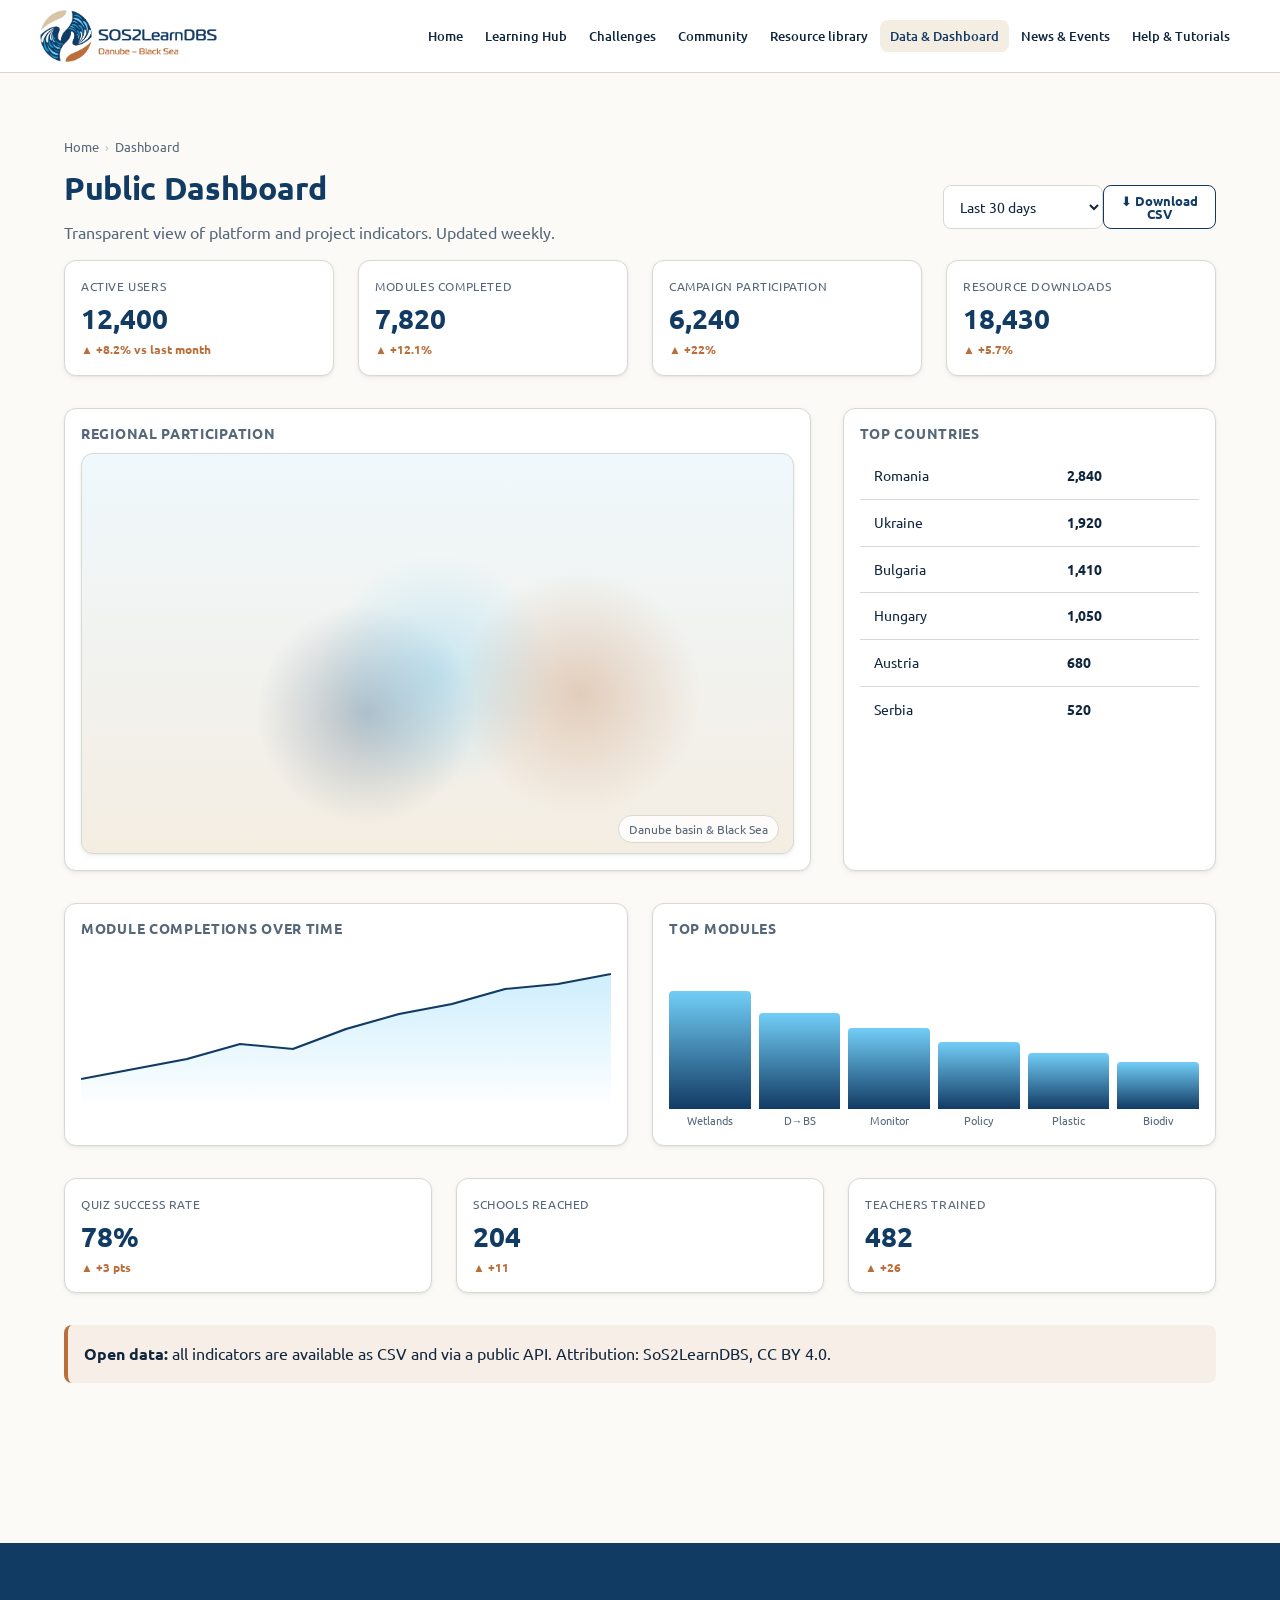
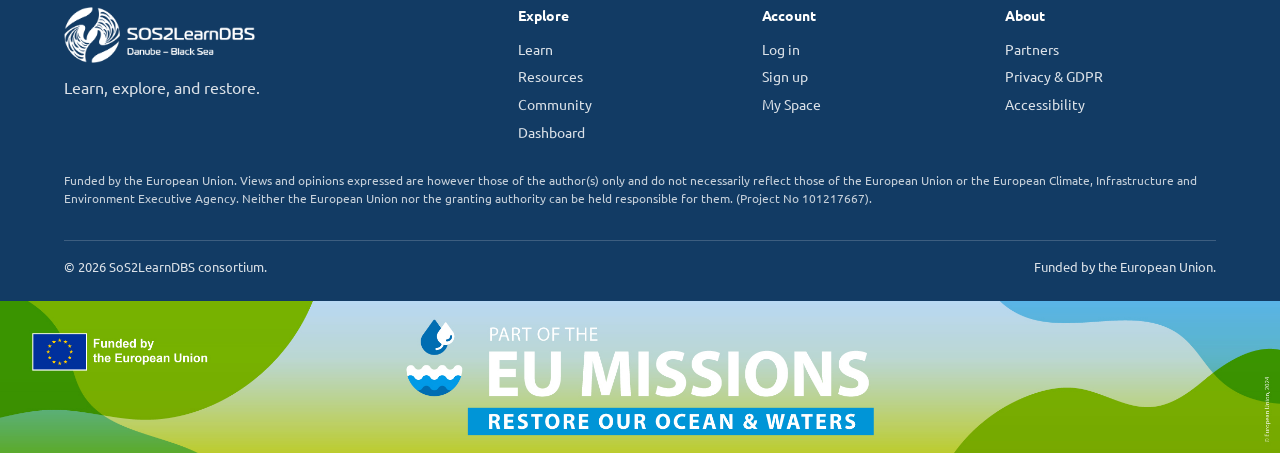
<file: dashboard.html>
﻿<!doctype html>
<html lang="en">
<head>
<meta charset="utf-8"><title>Public Dashboard — SoS2LearnDBS</title>
<meta name="viewport" content="width=device-width,initial-scale=1">
<link rel="icon" type="image/png" href="assets/img/logos/Logo.png">
<link href="https://fonts.googleapis.com/css2?family=Ubuntu:wght@400;500;700&display=swap" rel="stylesheet">
<link rel="stylesheet" href="assets/css/styles.css">
</head>
<body>
<a class="skip-link" href="#main">Skip to content</a>
<header class="header">
  <div class="container header__inner header__inner--simple">
        <a class="brand" href="index.html" aria-label="SoS2LearnDBS home">
      <img class="brand__mark" src="assets/img/logos/Logo.png" alt="SoS2LearnDBS">
    </a>
    <button class="menu-btn" data-menu-toggle aria-label="Toggle menu">☰</button>
    <nav class="nav nav--primary" aria-label="Main">
      <a href="index.html">Home</a>
      <a href="learn.html">Learning Hub</a>
      <a href="campaign-detail.html">Challenges</a>
      <a href="community.html">Community</a>
      <a href="resources.html">Resource library</a>
      <a href="dashboard.html">Data & Dashboard</a>
      <a href="community.html#news">News & Events</a>
      <a href="learn.html#tutorials">Help & Tutorials</a>
    </nav>
  </div>
</header>

<main id="main">
  <section class="section">
    <div class="container">
      <nav class="crumbs"><a href="index.html">Home</a><span>›</span>Dashboard</nav>
      <div class="flex justify-between items-center mb-4" style="flex-wrap:wrap;gap:var(--s-3)">
        <div><h1>Public Dashboard</h1><p class="muted" style="margin:0">Transparent view of platform and project indicators. Updated weekly.</p></div>
        <div class="flex gap-2">
          <select class="select" style="max-width:160px"><option>Last 30 days</option><option>Last 12 months</option><option>All time</option></select>
          <button class="btn btn--secondary btn--sm">⬇ Download CSV</button>
        </div>
      </div>

      <!-- KPI row -->
      <div class="grid g-4 mt-4">
        <div class="kpi"><span class="kpi__label">Active users</span><span class="kpi__value" data-count="12400">0</span><span class="kpi__trend">▲ +8.2% vs last month</span></div>
        <div class="kpi"><span class="kpi__label">Modules completed</span><span class="kpi__value" data-count="7820">0</span><span class="kpi__trend">▲ +12.1%</span></div>
        <div class="kpi"><span class="kpi__label">Campaign participation</span><span class="kpi__value" data-count="6240">0</span><span class="kpi__trend">▲ +22%</span></div>
        <div class="kpi"><span class="kpi__label">Resource downloads</span><span class="kpi__value" data-count="18430">0</span><span class="kpi__trend">▲ +5.7%</span></div>
      </div>

      <!-- Map + charts -->
      <div class="grid g-8-4 mt-6">
        <div class="chart">
          <h3>Regional participation</h3>
          <div class="map" role="img" aria-label="Map of Danube basin and Black Sea region"></div>
        </div>
        <div class="chart">
          <h3>Top countries</h3>
          <table class="table" style="border:none;">
            <tbody>
              <tr><td>Romania</td><td><b>2,840</b></td></tr>
              <tr><td>Ukraine</td><td><b>1,920</b></td></tr>
              <tr><td>Bulgaria</td><td><b>1,410</b></td></tr>
              <tr><td>Hungary</td><td><b>1,050</b></td></tr>
              <tr><td>Austria</td><td><b>680</b></td></tr>
              <tr><td>Serbia</td><td><b>520</b></td></tr>
            </tbody>
          </table>
        </div>
      </div>

      <div class="grid g-2 mt-6">
        <div class="chart">
          <h3>Module completions over time</h3>
          <svg class="line-chart" viewBox="0 0 400 160" preserveAspectRatio="none" role="img" aria-label="Line chart of module completions">
            <defs><linearGradient id="lg" x1="0" y1="0" x2="0" y2="1"><stop offset="0" stop-color="#72cef7" stop-opacity="0.35"/><stop offset="1" stop-color="#72cef7" stop-opacity="0"/></linearGradient></defs>
            <path d="M0,130 L40,120 L80,110 L120,95 L160,100 L200,80 L240,65 L280,55 L320,40 L360,35 L400,25 L400,160 L0,160 Z" fill="url(#lg)"/>
            <path d="M0,130 L40,120 L80,110 L120,95 L160,100 L200,80 L240,65 L280,55 L320,40 L360,35 L400,25" fill="none" stroke="#123b64" stroke-width="2"/>
          </svg>
        </div>
        <div class="chart">
          <h3>Top modules</h3>
          <div class="bar-chart">
            <div class="bar" style="height:80%"><span>Wetlands</span></div>
            <div class="bar" style="height:65%"><span>D→BS</span></div>
            <div class="bar" style="height:55%"><span>Monitor</span></div>
            <div class="bar" style="height:45%"><span>Policy</span></div>
            <div class="bar" style="height:38%"><span>Plastic</span></div>
            <div class="bar" style="height:32%"><span>Biodiv</span></div>
          </div>
          <div style="height:20px"></div>
        </div>
      </div>

      <div class="grid g-3 mt-6">
        <div class="kpi"><span class="kpi__label">Quiz success rate</span><span class="kpi__value">78%</span><span class="kpi__trend">▲ +3 pts</span></div>
        <div class="kpi"><span class="kpi__label">Schools reached</span><span class="kpi__value" data-count="214">0</span><span class="kpi__trend">▲ +11</span></div>
        <div class="kpi"><span class="kpi__label">Teachers trained</span><span class="kpi__value" data-count="482">0</span><span class="kpi__trend">▲ +26</span></div>
      </div>

      <div class="callout mt-6"><b>Open data:</b> all indicators are available as CSV and via a public API. Attribution: SoS2LearnDBS, CC BY 4.0.</div>
    </div>
  </section>
</main>

<footer class="footer"><div class="container">
  <div class="footer__grid">
    <div><img class="footer__brand-mark" src="assets/img/logos/Logo_W.png" alt="SoS2LearnDBS"><p>Learn, explore, and restore.</p></div>
    <div><h4>Explore</h4><a href="learn.html">Learn</a><a href="resources.html">Resources</a><a href="community.html">Community</a><a href="dashboard.html">Dashboard</a></div>
    <div><h4>Account</h4><a href="login.html">Log in</a><a href="register.html">Sign up</a><a href="my-space.html">My Space</a></div>
    <div><h4>About</h4><a href="#">Partners</a><a href="#">Privacy & GDPR</a><a href="#">Accessibility</a></div>
  </div>
  <p class="footer__disclaimer">Funded by the European Union. Views and opinions expressed are however those of the author(s) only and do not necessarily reflect those of the European Union or the European Climate, Infrastructure and Environment Executive Agency. Neither the European Union nor the granting authority can be held responsible for them. (Project No 101217667).</p>
  <div class="footer__bottom"><span>© 2026 SoS2LearnDBS consortium.</span><span>Funded by the European Union.</span></div>
</div></footer>
<div class="footer__mission-band" aria-label="Project affiliations"><img class="footer__mission-image" src="assets/img/logos/EU-Missions_Funded_Ocean-and-Waters.jpg" alt="Funded by the European Union. Part of the EU Missions: Restore our Ocean and Waters." loading="lazy" decoding="async"></div>
<script src="assets/js/main.js"></script>
</body></html>
</file>
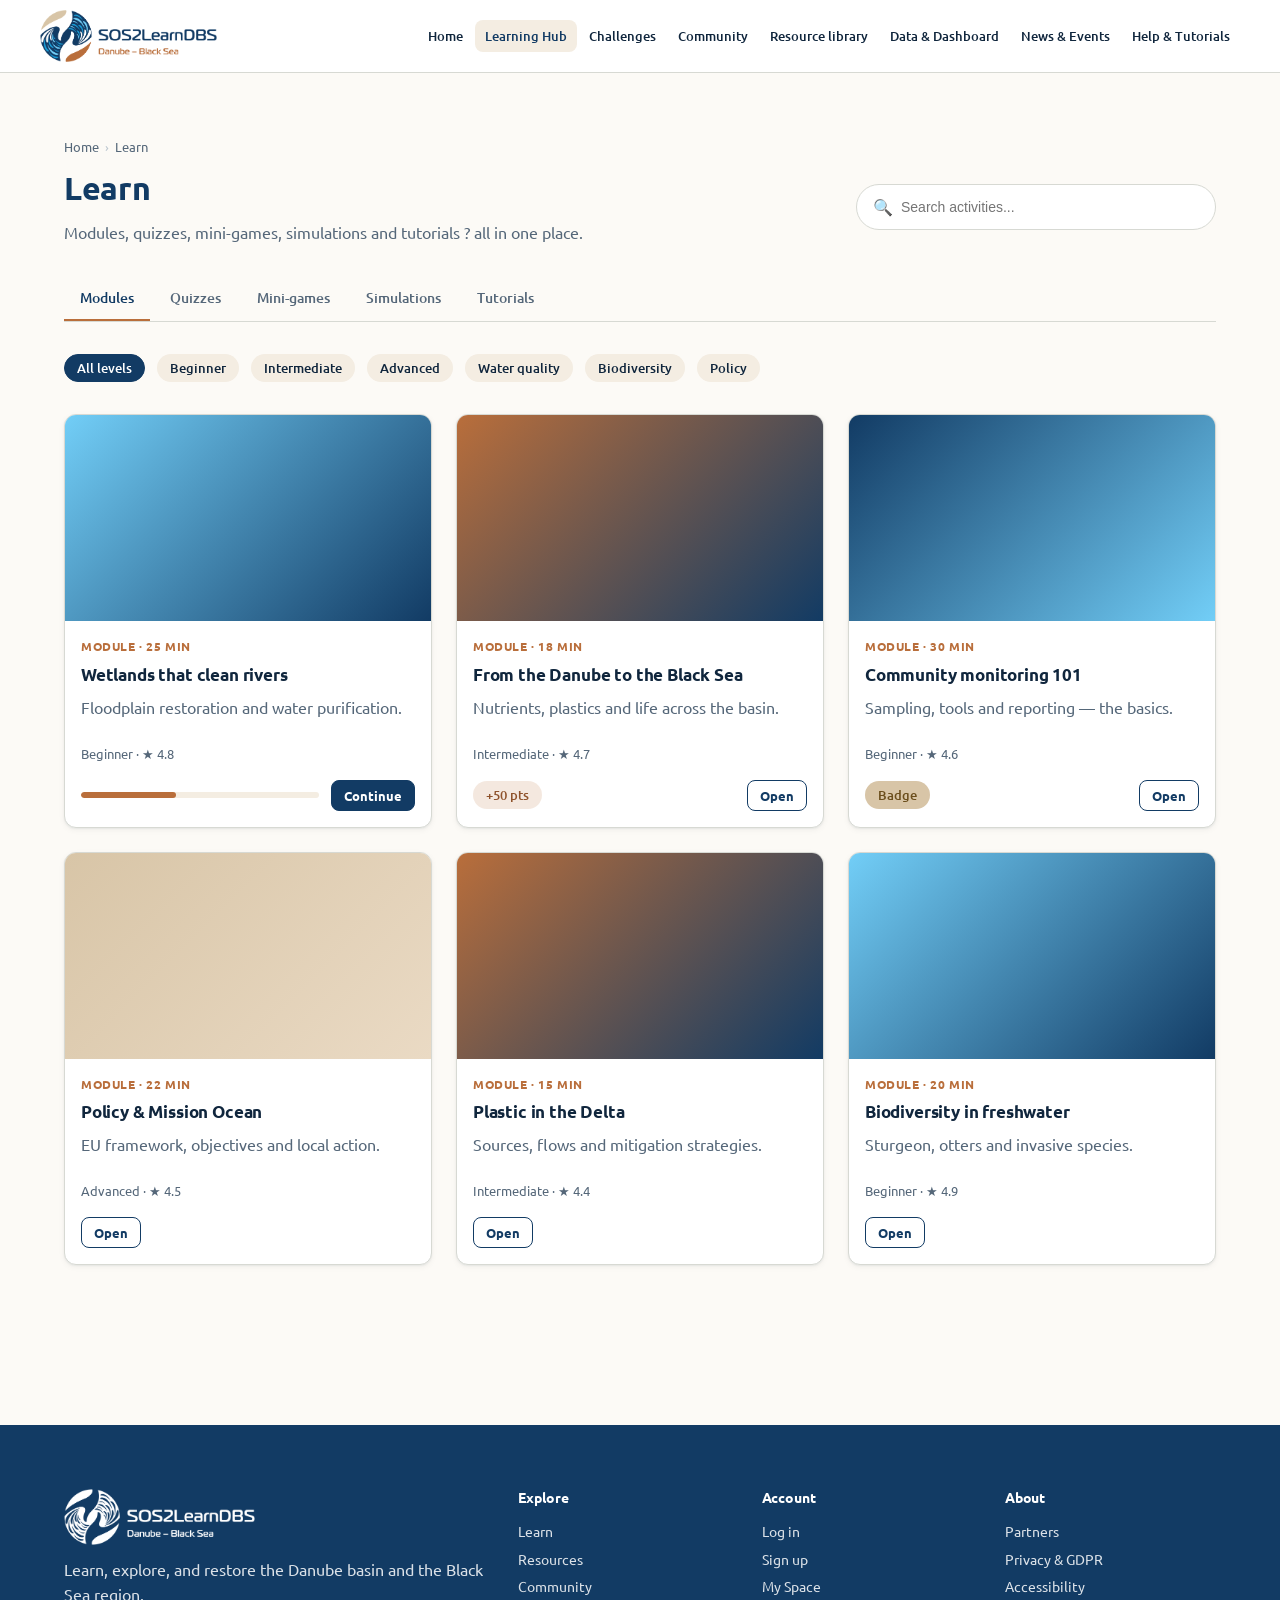
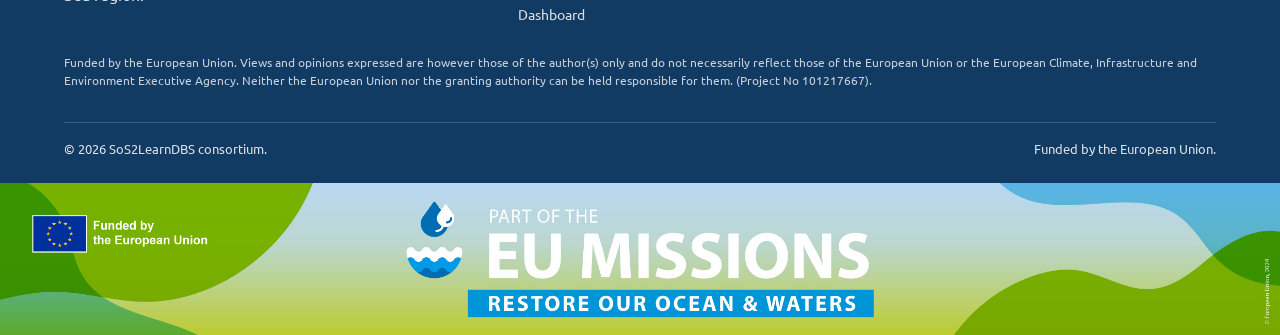
<file: learn.html>
﻿<!doctype html>
<html lang="en">
<head>
<meta charset="utf-8">
<title>Learn — SoS2LearnDBS</title>
<meta name="viewport" content="width=device-width,initial-scale=1">
<link rel="icon" type="image/png" href="assets/img/logos/Logo.png">
<link href="https://fonts.googleapis.com/css2?family=Ubuntu:wght@400;500;700&display=swap" rel="stylesheet">
<link rel="stylesheet" href="assets/css/styles.css">
</head>
<body>
<a class="skip-link" href="#main">Skip to content</a>

<header class="header">
  <div class="container header__inner header__inner--simple">
        <a class="brand" href="index.html" aria-label="SoS2LearnDBS home">
      <img class="brand__mark" src="assets/img/logos/Logo.png" alt="SoS2LearnDBS">
    </a>
    <button class="menu-btn" data-menu-toggle aria-label="Toggle menu">☰</button>
    <nav class="nav nav--primary" aria-label="Main">
      <a href="index.html">Home</a>
      <a href="learn.html">Learning Hub</a>
      <a href="campaign-detail.html">Challenges</a>
      <a href="community.html">Community</a>
      <a href="resources.html">Resource library</a>
      <a href="dashboard.html">Data & Dashboard</a>
      <a href="community.html#news">News & Events</a>
      <a href="learn.html#tutorials">Help & Tutorials</a>
    </nav>
  </div>
</header>

<main id="main">
  <section class="section">
    <div class="container">
      <nav class="crumbs" aria-label="Breadcrumb"><a href="index.html">Home</a><span>›</span>Learn</nav>
      <div class="flex justify-between items-center mb-4" style="flex-wrap:wrap;gap:var(--s-3);">
        <div>
          <h1>Learn</h1>
          <p class="muted" style="margin:0">Modules, quizzes, mini-games, simulations and tutorials ? all in one place.</p>
        </div>
        <div class="search" style="max-width: 360px;">
          <span>🔍</span><input placeholder="Search activities..." aria-label="Search learning activities">
        </div>
      </div>

      <div class="mt-6">
        <div class="tabs" role="tablist" data-tabs>
          <button class="tab active" data-tab="modules">Modules</button>
          <button class="tab" data-tab="quizzes">Quizzes</button>
          <button class="tab" data-tab="games">Mini-games</button>
          <button class="tab" data-tab="sim">Simulations</button>
          <button class="tab" data-tab="tutorials">Tutorials</button>
        </div>

        <div class="flex gap-3 mt-6" data-chipgroup="multi" style="flex-wrap:wrap;">
          <span class="chip is-active">All levels</span>
          <span class="chip">Beginner</span>
          <span class="chip">Intermediate</span>
          <span class="chip">Advanced</span>
          <span class="chip">Water quality</span>
          <span class="chip">Biodiversity</span>
          <span class="chip">Policy</span>
        </div>

        <!-- Panels -->
        <div class="mt-6" data-panel="modules">
          <div class="grid g-3">
            <!-- 6 cards -->
            <article class="card"><div class="card__media card__media--azure"></div><div class="card__body">
              <span class="card__tag">Module · 25 min</span><h3 class="card__title">Wetlands that clean rivers</h3>
              <p class="muted">Floodplain restoration and water purification.</p>
              <div class="card__meta">Beginner · ★ 4.8</div></div>
              <div class="card__footer"><div class="progress" style="flex:1;margin-right:12px"><div class="progress__bar" style="width:40%"></div></div><a class="btn btn--sm" href="module-detail.html">Continue</a></div></article>
            <article class="card"><div class="card__media card__media--teal"></div><div class="card__body">
              <span class="card__tag">Module · 18 min</span><h3 class="card__title">From the Danube to the Black Sea</h3>
              <p class="muted">Nutrients, plastics and life across the basin.</p><div class="card__meta">Intermediate · ★ 4.7</div></div>
              <div class="card__footer"><span class="chip chip--teal">+50 pts</span><a class="btn btn--sm btn--secondary" href="module-detail.html">Open</a></div></article>
            <article class="card"><div class="card__media"></div><div class="card__body">
              <span class="card__tag">Module · 30 min</span><h3 class="card__title">Community monitoring 101</h3>
              <p class="muted">Sampling, tools and reporting — the basics.</p><div class="card__meta">Beginner · ★ 4.6</div></div>
              <div class="card__footer"><span class="chip chip--sand">Badge</span><a class="btn btn--sm btn--secondary" href="module-detail.html">Open</a></div></article>
            <article class="card"><div class="card__media card__media--sand"></div><div class="card__body">
              <span class="card__tag">Module · 22 min</span><h3 class="card__title">Policy & Mission Ocean</h3>
              <p class="muted">EU framework, objectives and local action.</p><div class="card__meta">Advanced · ★ 4.5</div></div>
              <div class="card__footer"><a class="btn btn--sm btn--secondary" href="module-detail.html">Open</a></div></article>
            <article class="card"><div class="card__media card__media--teal"></div><div class="card__body">
              <span class="card__tag">Module · 15 min</span><h3 class="card__title">Plastic in the Delta</h3>
              <p class="muted">Sources, flows and mitigation strategies.</p><div class="card__meta">Intermediate · ★ 4.4</div></div>
              <div class="card__footer"><a class="btn btn--sm btn--secondary" href="module-detail.html">Open</a></div></article>
            <article class="card"><div class="card__media card__media--azure"></div><div class="card__body">
              <span class="card__tag">Module · 20 min</span><h3 class="card__title">Biodiversity in freshwater</h3>
              <p class="muted">Sturgeon, otters and invasive species.</p><div class="card__meta">Beginner · ★ 4.9</div></div>
              <div class="card__footer"><a class="btn btn--sm btn--secondary" href="module-detail.html">Open</a></div></article>
          </div>
        </div>
        <div hidden data-panel="quizzes">
          <div class="grid g-3">
            <article class="card"><div class="card__media card__media--teal"></div><div class="card__body"><span class="card__tag">Quiz · 5 min</span><h3 class="card__title">Quick check: water cycle</h3><p class="muted">10 multiple-choice questions.</p></div><div class="card__footer"><span class="chip chip--teal">+30 pts</span><a class="btn btn--sm" href="module-detail.html#quiz">Start</a></div></article>
            <article class="card"><div class="card__media card__media--azure"></div><div class="card__body"><span class="card__tag">Quiz · 8 min</span><h3 class="card__title">Nutrients & eutrophication</h3><p class="muted">Test your understanding of nutrient flows.</p></div><div class="card__footer"><span class="chip chip--teal">+40 pts</span><a class="btn btn--sm" href="module-detail.html#quiz">Start</a></div></article>
            <article class="card"><div class="card__media card__media--sand"></div><div class="card__body"><span class="card__tag">Quiz · 5 min</span><h3 class="card__title">Policy terms glossary</h3><p class="muted">Spot the correct definitions.</p></div><div class="card__footer"><span class="chip chip--teal">+30 pts</span><a class="btn btn--sm" href="module-detail.html#quiz">Start</a></div></article>
          </div>
        </div>
        <div hidden data-panel="games">
          <div class="grid g-3">
            <article class="card"><div class="card__media card__media--azure"></div><div class="card__body"><span class="card__tag">Mini-game</span><h3 class="card__title">Save the Sturgeon</h3><p class="muted">Protect migration routes through choices.</p></div><div class="card__footer"><a class="btn btn--sm btn--secondary" href="#">Play</a></div></article>
            <article class="card"><div class="card__media card__media--teal"></div><div class="card__body"><span class="card__tag">Mini-game</span><h3 class="card__title">Source-to-Sea Runner</h3><p class="muted">Collect clean water, avoid pollution.</p></div><div class="card__footer"><a class="btn btn--sm btn--secondary" href="#">Play</a></div></article>
          </div>
        </div>
        <div hidden data-panel="sim">
          <div class="grid g-3">
            <article class="card"><div class="card__media card__media--sand"></div><div class="card__body"><span class="card__tag">Simulation</span><h3 class="card__title">Design your restoration plan</h3><p class="muted">Balance biodiversity and community needs.</p></div><div class="card__footer"><a class="btn btn--sm btn--secondary" href="#">Open</a></div></article>
            <article class="card"><div class="card__media card__media--azure"></div><div class="card__body"><span class="card__tag">Simulation</span><h3 class="card__title">Flood management model</h3><p class="muted">Nature-based vs grey infrastructure.</p></div><div class="card__footer"><a class="btn btn--sm btn--secondary" href="#">Open</a></div></article>
          </div>
        </div>
        <div hidden data-panel="tutorials">
          <div class="grid g-3">
            <article class="card"><div class="card__media"></div><div class="card__body"><span class="card__tag">Tutorial · Video</span><h3 class="card__title">How to use the citizen-science app</h3><p class="muted">Step-by-step onboarding.</p></div><div class="card__footer"><a class="btn btn--sm btn--secondary" href="#">Watch</a></div></article>
            <article class="card"><div class="card__media card__media--teal"></div><div class="card__body"><span class="card__tag">Tutorial · Text</span><h3 class="card__title">Running a school workshop</h3><p class="muted">Teacher-ready guide and templates.</p></div><div class="card__footer"><a class="btn btn--sm btn--secondary" href="#">Read</a></div></article>
          </div>
        </div>
      </div>
    </div>
  </section>
</main>

<footer class="footer">
  <div class="container">
    <div class="footer__grid">
      <div><img class="footer__brand-mark" src="assets/img/logos/Logo_W.png" alt="SoS2LearnDBS"><p>Learn, explore, and restore the Danube basin and the Black Sea region.</p></div>
      <div><h4>Explore</h4><a href="learn.html">Learn</a><a href="resources.html">Resources</a><a href="community.html">Community</a><a href="dashboard.html">Dashboard</a></div>
      <div><h4>Account</h4><a href="login.html">Log in</a><a href="register.html">Sign up</a><a href="my-space.html">My Space</a></div>
      <div><h4>About</h4><a href="#">Partners</a><a href="#">Privacy & GDPR</a><a href="#">Accessibility</a></div>
    </div>
    <p class="footer__disclaimer">Funded by the European Union. Views and opinions expressed are however those of the author(s) only and do not necessarily reflect those of the European Union or the European Climate, Infrastructure and Environment Executive Agency. Neither the European Union nor the granting authority can be held responsible for them. (Project No 101217667).</p>
    <div class="footer__bottom"><span>© 2026 SoS2LearnDBS consortium.</span><span>Funded by the European Union.</span></div>
  </div>
</footer>
<div class="footer__mission-band" aria-label="Project affiliations"><img class="footer__mission-image" src="assets/img/logos/EU-Missions_Funded_Ocean-and-Waters.jpg" alt="Funded by the European Union. Part of the EU Missions: Restore our Ocean and Waters." loading="lazy" decoding="async"></div>
<script src="assets/js/main.js"></script>
</body></html>
</file>
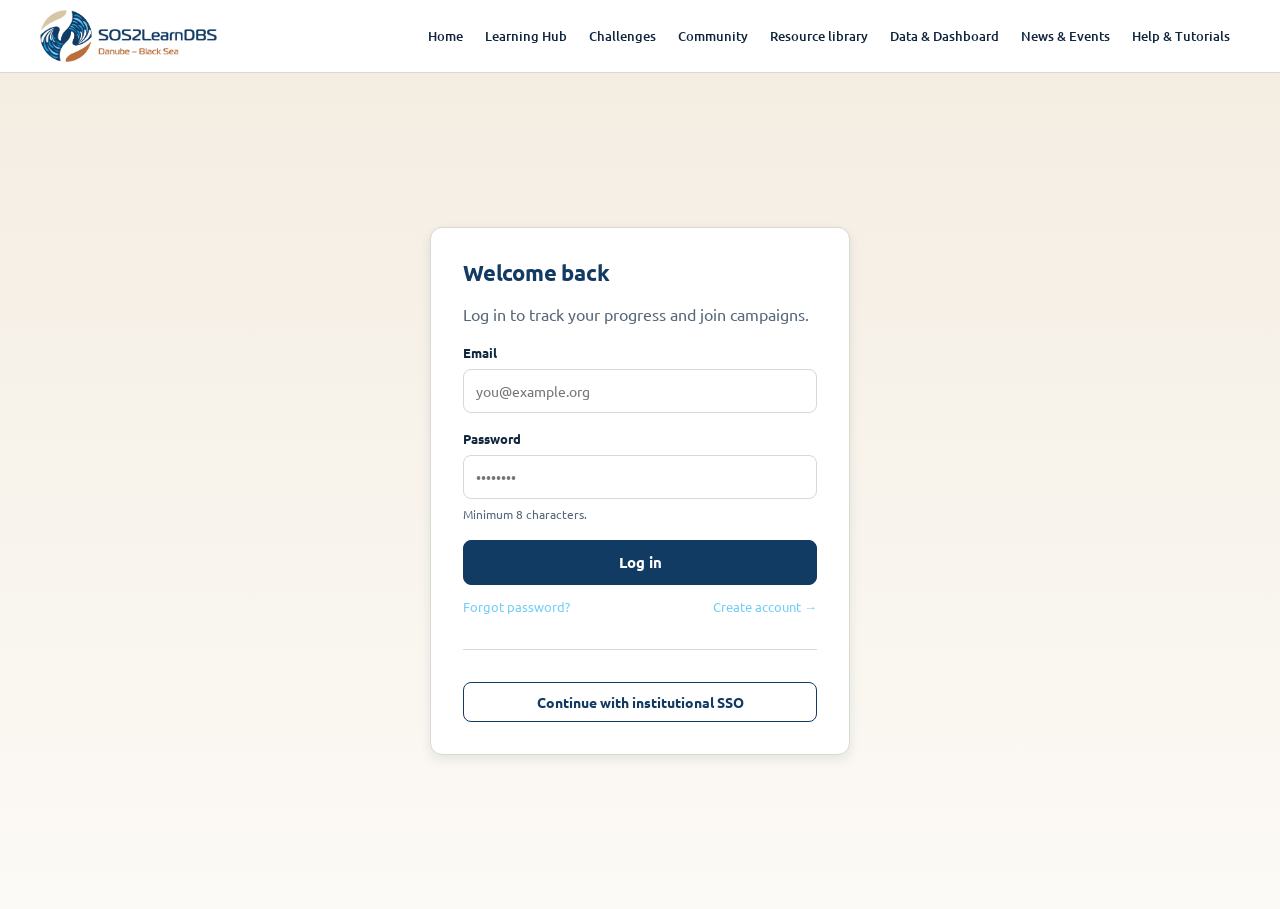
<file: login.html>
﻿<!doctype html>
<html lang="en">
<head>
<meta charset="utf-8"><title>Log in — SoS2LearnDBS</title>
<meta name="viewport" content="width=device-width,initial-scale=1">
<link rel="icon" type="image/png" href="assets/img/logos/Logo.png">
<link href="https://fonts.googleapis.com/css2?family=Ubuntu:wght@400;500;700&display=swap" rel="stylesheet">
<link rel="stylesheet" href="assets/css/styles.css">
</head>
<body>
<a class="skip-link" href="#main">Skip to content</a>
<header class="header">
  <div class="container header__inner header__inner--simple">
        <a class="brand" href="index.html" aria-label="SoS2LearnDBS home">
      <img class="brand__mark" src="assets/img/logos/Logo.png" alt="SoS2LearnDBS">
    </a>
    <button class="menu-btn" data-menu-toggle aria-label="Toggle menu">☰</button>
    <nav class="nav nav--primary" aria-label="Main">
      <a href="index.html">Home</a>
      <a href="learn.html">Learning Hub</a>
      <a href="campaign-detail.html">Challenges</a>
      <a href="community.html">Community</a>
      <a href="resources.html">Resource library</a>
      <a href="dashboard.html">Data & Dashboard</a>
      <a href="community.html#news">News & Events</a>
      <a href="learn.html#tutorials">Help & Tutorials</a>
    </nav>
  </div>
</header>

<main id="main" class="auth-page">
  <div class="auth-card">
    <h1>Welcome back</h1>
    <p class="muted">Log in to track your progress and join campaigns.</p>
    <form onsubmit="event.preventDefault(); window.location.href='my-space.html'">
      <div class="field"><label for="email">Email</label><input class="input" id="email" type="email" placeholder="you@example.org" required></div>
      <div class="field"><label for="pwd">Password</label><input class="input" id="pwd" type="password" placeholder="••••••••" required><span class="help">Minimum 8 characters.</span></div>
      <button type="submit" class="btn btn--block btn--lg">Log in</button>
    </form>
    <div class="auth-links"><a href="#">Forgot password?</a><a href="register.html">Create account →</a></div>
    <hr>
    <button class="btn btn--secondary btn--block">Continue with institutional SSO</button>
  </div>
</main>
<script src="assets/js/main.js"></script>
</body></html>
</file>
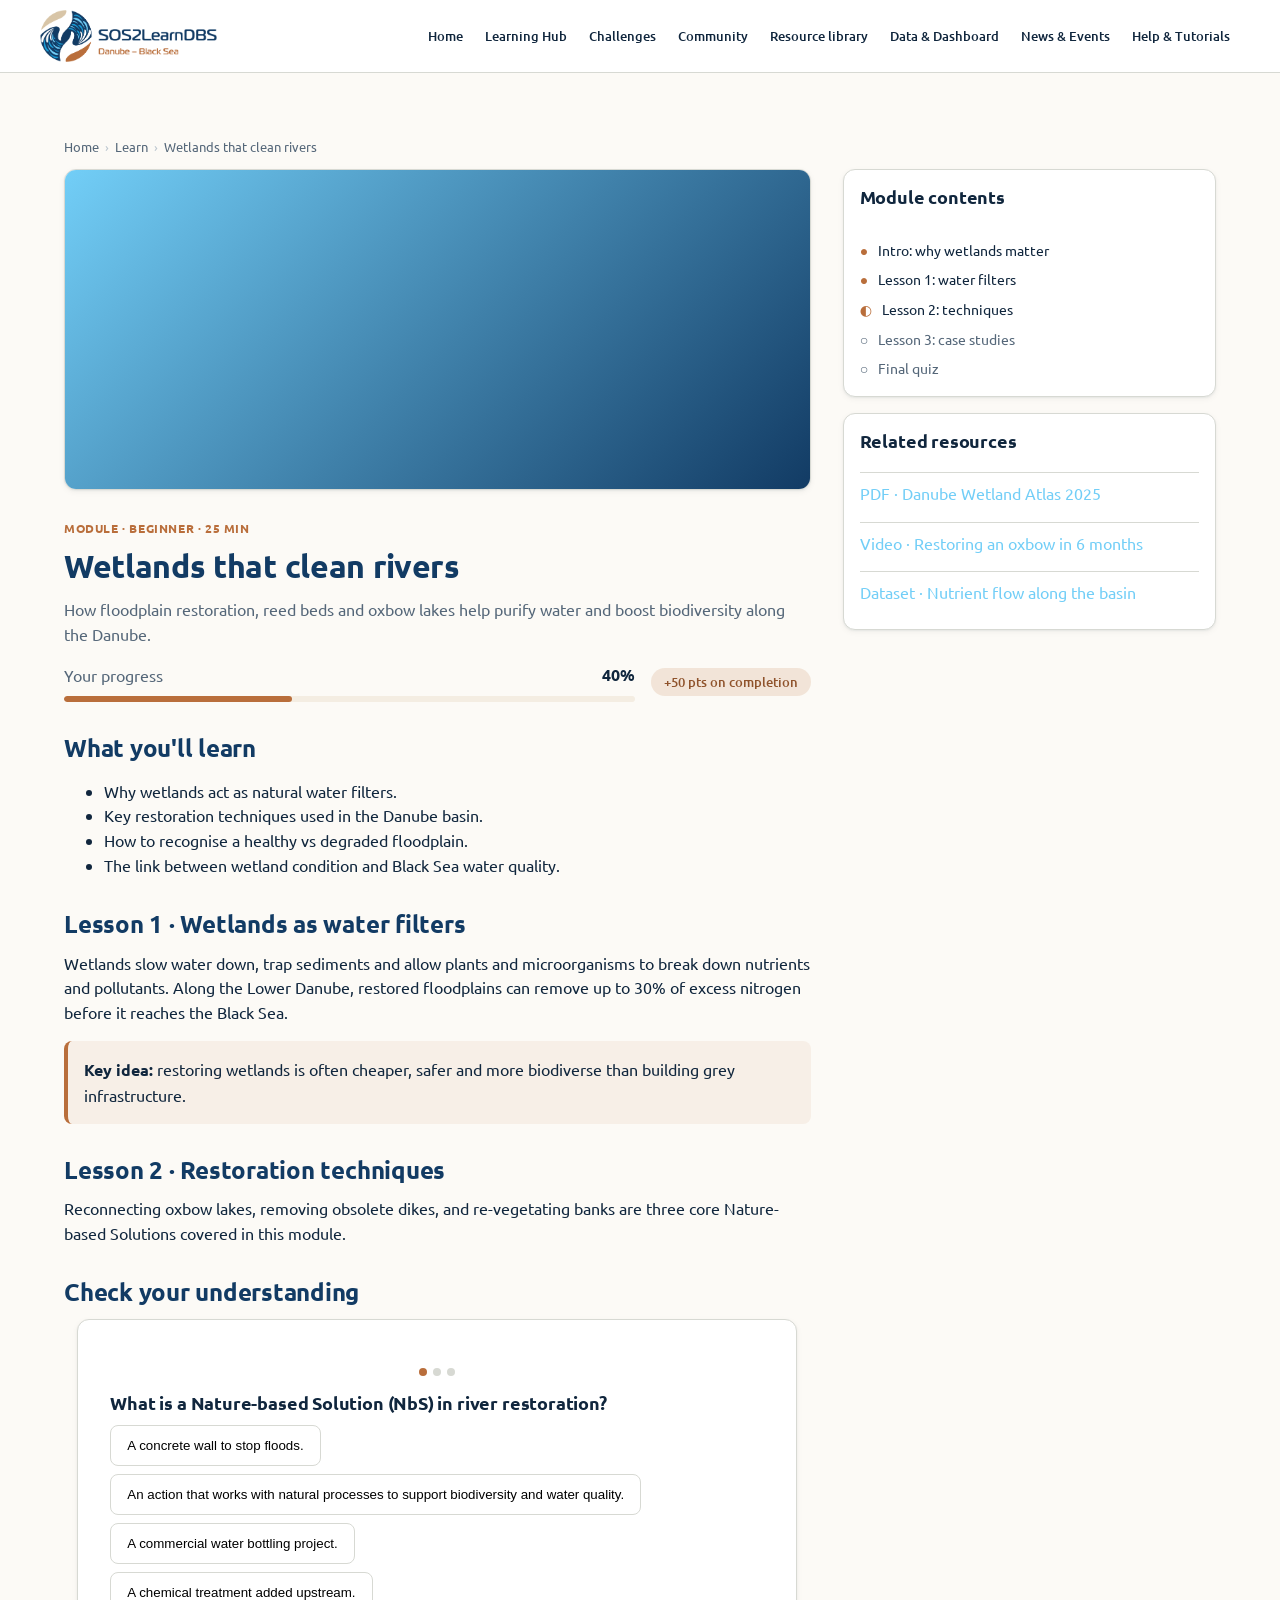
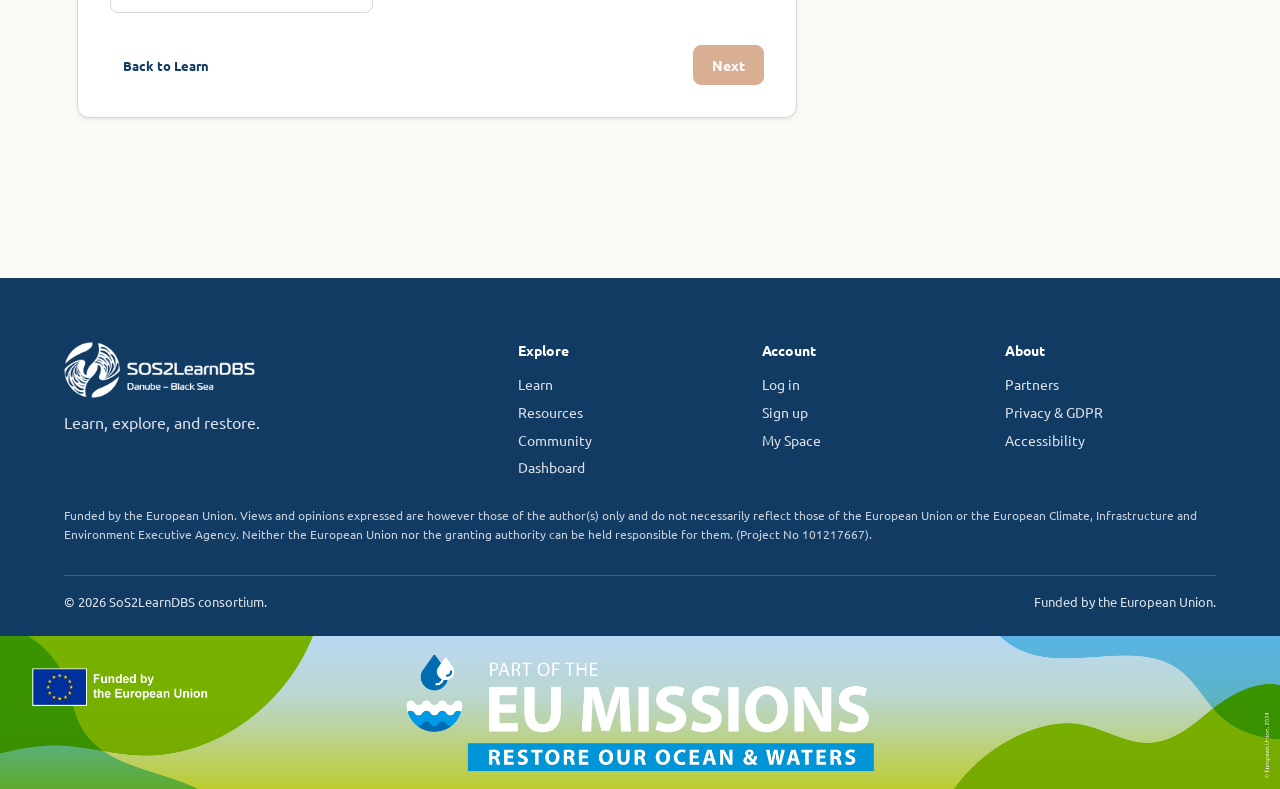
<file: module-detail.html>
﻿<!doctype html>
<html lang="en">
<head>
<meta charset="utf-8"><title>Wetlands that clean rivers — SoS2LearnDBS</title>
<meta name="viewport" content="width=device-width,initial-scale=1">
<link rel="icon" type="image/png" href="assets/img/logos/Logo.png">
<link href="https://fonts.googleapis.com/css2?family=Ubuntu:wght@400;500;700&display=swap" rel="stylesheet">
<link rel="stylesheet" href="assets/css/styles.css">
</head>
<body>
<a class="skip-link" href="#main">Skip to content</a>
<header class="header">
  <div class="container header__inner header__inner--simple">
        <a class="brand" href="index.html" aria-label="SoS2LearnDBS home">
      <img class="brand__mark" src="assets/img/logos/Logo.png" alt="SoS2LearnDBS">
    </a>
    <button class="menu-btn" data-menu-toggle aria-label="Toggle menu">☰</button>
    <nav class="nav nav--primary" aria-label="Main">
      <a href="index.html">Home</a>
      <a href="learn.html">Learning Hub</a>
      <a href="campaign-detail.html">Challenges</a>
      <a href="community.html">Community</a>
      <a href="resources.html">Resource library</a>
      <a href="dashboard.html">Data & Dashboard</a>
      <a href="community.html#news">News & Events</a>
      <a href="learn.html#tutorials">Help & Tutorials</a>
    </nav>
  </div>
</header>

<main id="main">
  <section class="section">
    <div class="container">
      <nav class="crumbs"><a href="index.html">Home</a><span>›</span><a href="learn.html">Learn</a><span>›</span>Wetlands that clean rivers</nav>
      <div class="grid g-8-4">
        <article>
          <div class="card" style="margin-bottom:var(--s-5)"><div class="card__media card__media--azure" style="aspect-ratio:21/9"></div></div>
          <span class="card__tag">Module · Beginner · 25 min</span>
          <h1 style="margin-top:var(--s-2)">Wetlands that clean rivers</h1>
          <p class="muted">How floodplain restoration, reed beds and oxbow lakes help purify water
             and boost biodiversity along the Danube.</p>

          <div class="flex items-center gap-4 mt-4 mb-6">
            <div style="flex:1"><div class="flex justify-between mb-2"><span class="muted">Your progress</span><b>40%</b></div><div class="progress"><div class="progress__bar" style="width:40%"></div></div></div>
            <span class="chip chip--teal">+50 pts on completion</span>
          </div>

          <h2>What you'll learn</h2>
          <ul>
            <li>Why wetlands act as natural water filters.</li>
            <li>Key restoration techniques used in the Danube basin.</li>
            <li>How to recognise a healthy vs degraded floodplain.</li>
            <li>The link between wetland condition and Black Sea water quality.</li>
          </ul>

          <h2 class="mt-6">Lesson 1 · Wetlands as water filters</h2>
          <p>Wetlands slow water down, trap sediments and allow plants and microorganisms to break down
             nutrients and pollutants. Along the Lower Danube, restored floodplains can remove up to 30%
             of excess nitrogen before it reaches the Black Sea.</p>
          <div class="callout"><b>Key idea:</b> restoring wetlands is often cheaper, safer and more biodiverse
             than building grey infrastructure.</div>

          <h2 class="mt-6">Lesson 2 · Restoration techniques</h2>
          <p>Reconnecting oxbow lakes, removing obsolete dikes, and re-vegetating banks are three core
             Nature-based Solutions covered in this module.</p>

          <!-- Quiz -->
          <section id="quiz" class="mt-6">
            <h2>Check your understanding</h2>
            <div class="quiz-card" data-quiz>
              <div data-quiz-stage>
                <div class="quiz-dots" data-quiz-dots></div>
                <h3 data-quiz-stem style="color:var(--c-ink)">Loading question…</h3>
                <div data-quiz-options></div>
                <div data-quiz-feedback class="mt-4"></div>
                <div class="flex justify-between items-center mt-6">
                  <a class="btn btn--ghost btn--sm" href="learn.html">Back to Learn</a>
                  <button class="btn btn--teal" data-quiz-next>Next</button>
                </div>
              </div>
              <div data-quiz-result hidden style="text-align:center">
                <div class="badge badge--teal" style="margin:0 auto var(--s-4)">★</div>
                <h3 style="color:var(--c-ink)">Well done!</h3>
                <p class="muted">Your score: <b data-quiz-score>–</b></p>
                <p>You earned the <b>Water Literacy Starter</b> badge and +50 points.</p>
                <div class="flex gap-3" style="justify-content:center">
                  <a class="btn" href="my-space.html">Go to My Space</a>
                  <a class="btn btn--secondary" href="learn.html">Next module</a>
                </div>
              </div>
            </div>
          </section>

        </article>

        <aside>
          <div class="card"><div class="card__body">
            <h3 style="color:var(--c-ink)">Module contents</h3>
            <div style="display:flex;flex-direction:column;gap:8px;margin-top:var(--s-3);font-size:14px;">
              <div style="display:flex;gap:10px;align-items:center"><span style="color:var(--c-teal)">●</span>Intro: why wetlands matter</div>
              <div style="display:flex;gap:10px;align-items:center"><span style="color:var(--c-teal)">●</span>Lesson 1: water filters</div>
              <div style="display:flex;gap:10px;align-items:center"><span style="color:var(--c-teal)">◐</span>Lesson 2: techniques</div>
              <div style="display:flex;gap:10px;align-items:center;color:var(--c-muted)"><span>○</span>Lesson 3: case studies</div>
              <div style="display:flex;gap:10px;align-items:center;color:var(--c-muted)"><span>○</span>Final quiz</div>
            </div>
          </div></div>

          <div class="card mt-4"><div class="card__body">
            <h3 style="color:var(--c-ink)">Related resources</h3>
            <a href="resource-detail.html" style="display:block;padding:8px 0;border-top:1px solid var(--c-rule)">PDF · Danube Wetland Atlas 2025</a>
            <a href="resource-detail.html" style="display:block;padding:8px 0;border-top:1px solid var(--c-rule)">Video · Restoring an oxbow in 6 months</a>
            <a href="resource-detail.html" style="display:block;padding:8px 0;border-top:1px solid var(--c-rule)">Dataset · Nutrient flow along the basin</a>
          </div></div>
        </aside>
      </div>
    </div>
  </section>
</main>

<footer class="footer"><div class="container">
  <div class="footer__grid">
    <div><img class="footer__brand-mark" src="assets/img/logos/Logo_W.png" alt="SoS2LearnDBS"><p>Learn, explore, and restore.</p></div>
    <div><h4>Explore</h4><a href="learn.html">Learn</a><a href="resources.html">Resources</a><a href="community.html">Community</a><a href="dashboard.html">Dashboard</a></div>
    <div><h4>Account</h4><a href="login.html">Log in</a><a href="register.html">Sign up</a><a href="my-space.html">My Space</a></div>
    <div><h4>About</h4><a href="#">Partners</a><a href="#">Privacy & GDPR</a><a href="#">Accessibility</a></div>
  </div>
  <p class="footer__disclaimer">Funded by the European Union. Views and opinions expressed are however those of the author(s) only and do not necessarily reflect those of the European Union or the European Climate, Infrastructure and Environment Executive Agency. Neither the European Union nor the granting authority can be held responsible for them. (Project No 101217667).</p>
  <div class="footer__bottom"><span>© 2026 SoS2LearnDBS consortium.</span><span>Funded by the European Union.</span></div>
</div></footer>
<div class="footer__mission-band" aria-label="Project affiliations"><img class="footer__mission-image" src="assets/img/logos/EU-Missions_Funded_Ocean-and-Waters.jpg" alt="Funded by the European Union. Part of the EU Missions: Restore our Ocean and Waters." loading="lazy" decoding="async"></div>
<script src="assets/js/main.js"></script>
</body></html>
</file>
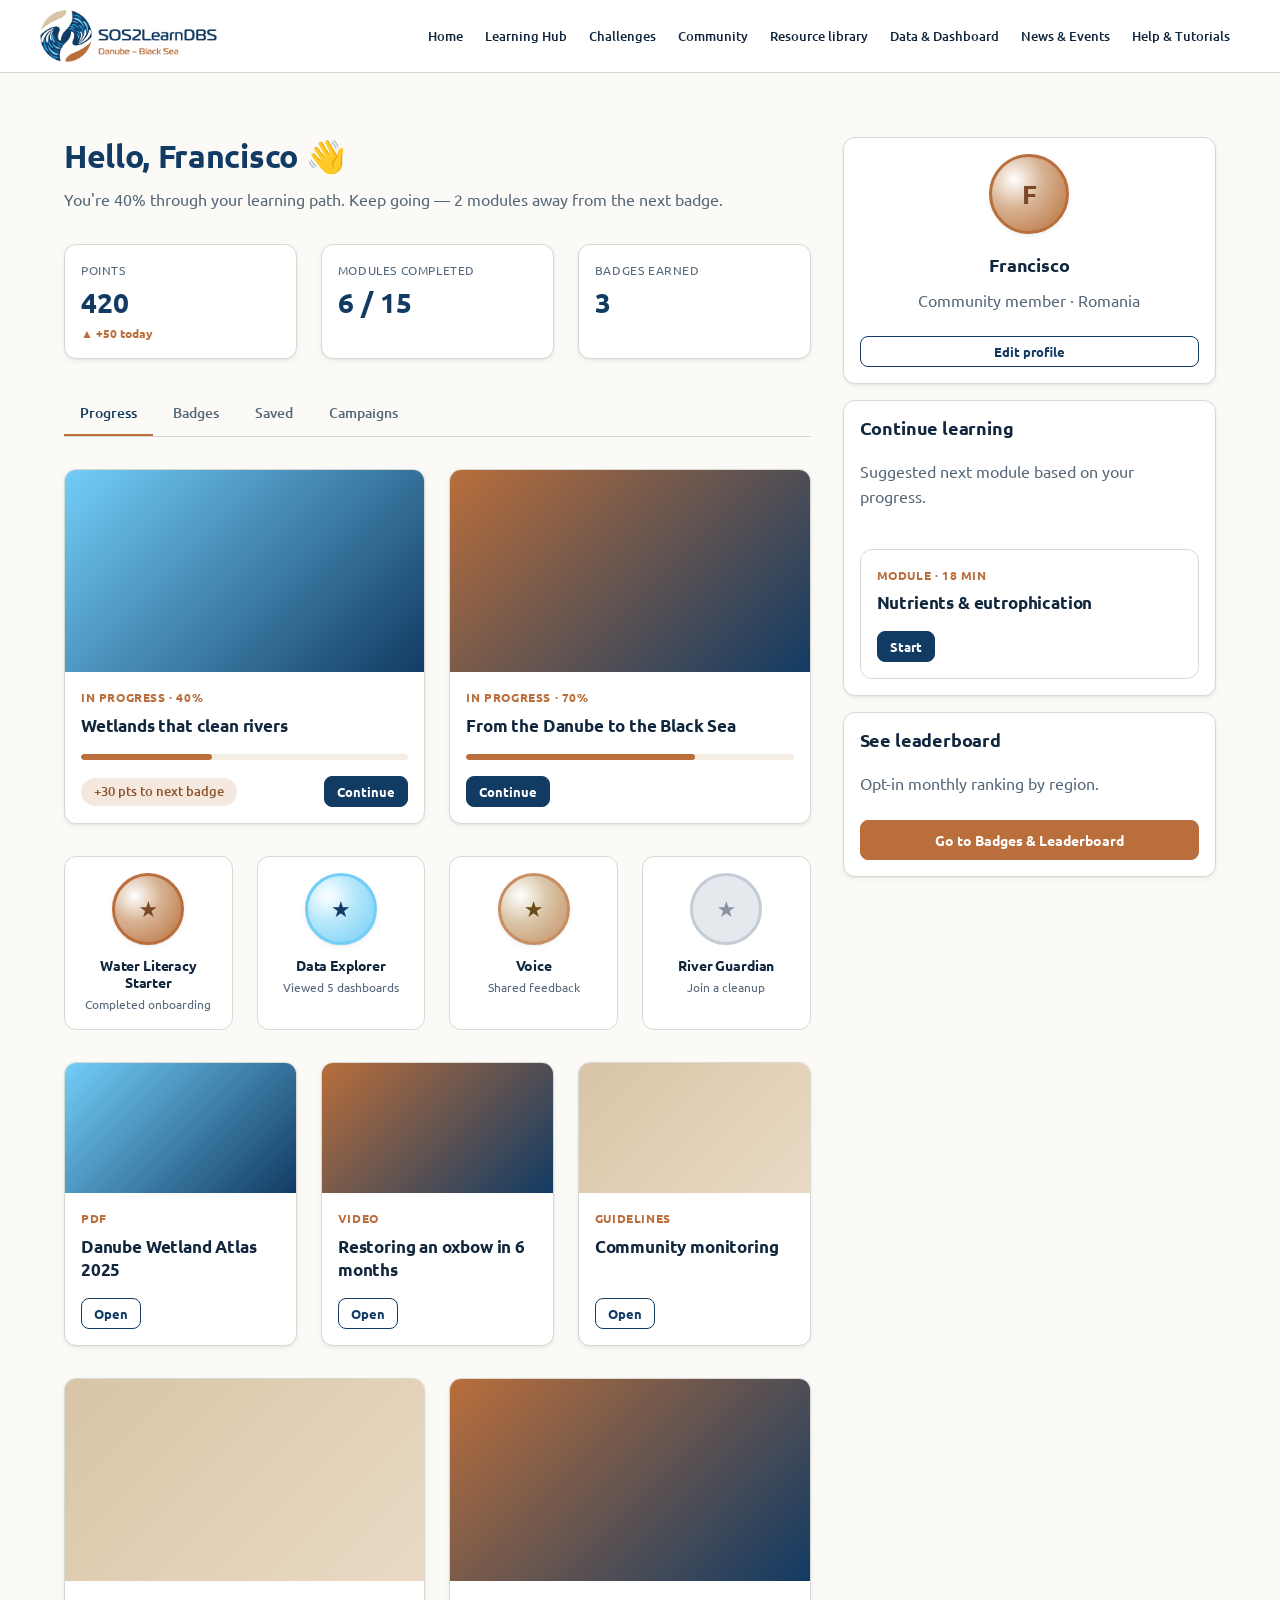
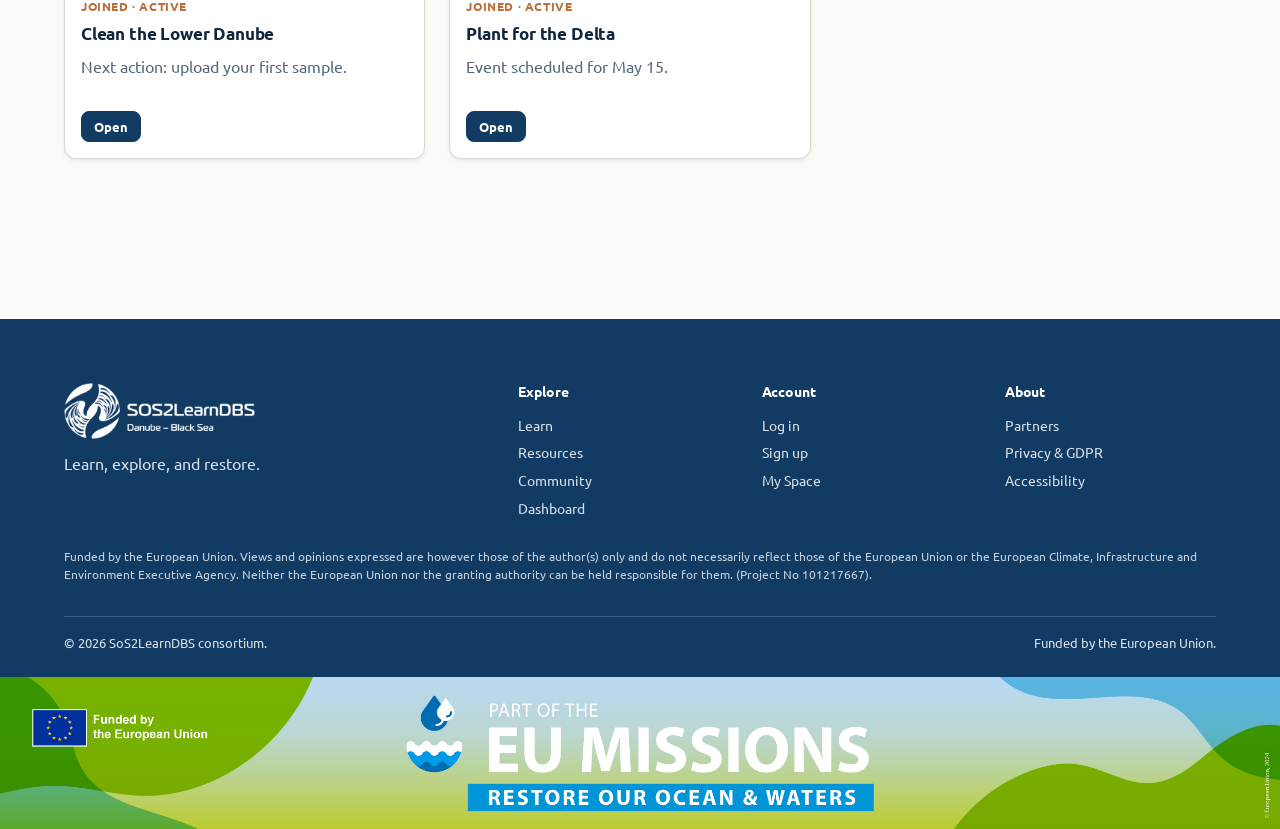
<file: my-space.html>
﻿<!doctype html>
<html lang="en">
<head>
<meta charset="utf-8"><title>My Space — SoS2LearnDBS</title>
<meta name="viewport" content="width=device-width,initial-scale=1">
<link rel="icon" type="image/png" href="assets/img/logos/Logo.png">
<link href="https://fonts.googleapis.com/css2?family=Ubuntu:wght@400;500;700&display=swap" rel="stylesheet">
<link rel="stylesheet" href="assets/css/styles.css">
</head>
<body>
<a class="skip-link" href="#main">Skip to content</a>
<header class="header">
  <div class="container header__inner header__inner--simple">
        <a class="brand" href="index.html" aria-label="SoS2LearnDBS home">
      <img class="brand__mark" src="assets/img/logos/Logo.png" alt="SoS2LearnDBS">
    </a>
    <button class="menu-btn" data-menu-toggle aria-label="Toggle menu">☰</button>
    <nav class="nav nav--primary" aria-label="Main">
      <a href="index.html">Home</a>
      <a href="learn.html">Learning Hub</a>
      <a href="campaign-detail.html">Challenges</a>
      <a href="community.html">Community</a>
      <a href="resources.html">Resource library</a>
      <a href="dashboard.html">Data & Dashboard</a>
      <a href="community.html#news">News & Events</a>
      <a href="learn.html#tutorials">Help & Tutorials</a>
    </nav>
  </div>
</header>

<main id="main">
  <section class="section">
    <div class="container">
      <div class="grid g-8-4" style="align-items:flex-start;gap:var(--s-6)">
        <div>
          <h1>Hello, Francisco 👋</h1>
          <p class="muted">You're 40% through your learning path. Keep going — 2 modules away from the next badge.</p>

          <div class="grid g-3 mt-6">
            <div class="kpi"><span class="kpi__label">Points</span><span class="kpi__value">420</span><span class="kpi__trend">▲ +50 today</span></div>
            <div class="kpi"><span class="kpi__label">Modules completed</span><span class="kpi__value">6 / 15</span></div>
            <div class="kpi"><span class="kpi__label">Badges earned</span><span class="kpi__value">3</span></div>
          </div>

          <div class="tabs mt-6" data-tabs>
            <button class="tab active" data-tab="progress">Progress</button>
            <button class="tab" data-tab="badges">Badges</button>
            <button class="tab" data-tab="saved">Saved</button>
            <button class="tab" data-tab="camp">Campaigns</button>
          </div>

          <div class="mt-6" data-panel="progress">
            <div class="grid g-2">
              <article class="card"><div class="card__media card__media--azure"></div><div class="card__body">
                <span class="card__tag">In progress · 40%</span><h3 class="card__title">Wetlands that clean rivers</h3>
                <div class="progress mt-2"><div class="progress__bar" style="width:40%"></div></div></div>
                <div class="card__footer"><span class="chip chip--teal">+30 pts to next badge</span><a class="btn btn--sm" href="module-detail.html">Continue</a></div></article>
              <article class="card"><div class="card__media card__media--teal"></div><div class="card__body">
                <span class="card__tag">In progress · 70%</span><h3 class="card__title">From the Danube to the Black Sea</h3>
                <div class="progress mt-2"><div class="progress__bar" style="width:70%"></div></div></div>
                <div class="card__footer"><a class="btn btn--sm" href="module-detail.html">Continue</a></div></article>
            </div>
          </div>

          <div class="mt-6 grid g-4" hidden data-panel="badges">
            <div class="badge-tile"><div class="badge badge--teal">★</div><h4>Water Literacy Starter</h4><p>Completed onboarding</p></div>
            <div class="badge-tile"><div class="badge badge--blue">★</div><h4>Data Explorer</h4><p>Viewed 5 dashboards</p></div>
            <div class="badge-tile"><div class="badge">★</div><h4>Voice</h4><p>Shared feedback</p></div>
            <div class="badge-tile"><div class="badge badge--locked">★</div><h4>River Guardian</h4><p>Join a cleanup</p></div>
          </div>

          <div class="mt-6 grid g-3" hidden data-panel="saved">
            <article class="card"><div class="card__media card__media--azure"></div><div class="card__body">
              <span class="card__tag">PDF</span><h3 class="card__title">Danube Wetland Atlas 2025</h3></div>
              <div class="card__footer"><a class="btn btn--sm btn--secondary" href="resource-detail.html">Open</a></div></article>
            <article class="card"><div class="card__media card__media--teal"></div><div class="card__body">
              <span class="card__tag">Video</span><h3 class="card__title">Restoring an oxbow in 6 months</h3></div>
              <div class="card__footer"><a class="btn btn--sm btn--secondary" href="resource-detail.html">Open</a></div></article>
            <article class="card"><div class="card__media card__media--sand"></div><div class="card__body">
              <span class="card__tag">Guidelines</span><h3 class="card__title">Community monitoring</h3></div>
              <div class="card__footer"><a class="btn btn--sm btn--secondary" href="resource-detail.html">Open</a></div></article>
          </div>

          <div class="mt-6 grid g-2" hidden data-panel="camp">
            <article class="card"><div class="card__media card__media--sand"></div><div class="card__body">
              <span class="card__tag">Joined · Active</span><h3 class="card__title">Clean the Lower Danube</h3>
              <p class="muted">Next action: upload your first sample.</p></div>
              <div class="card__footer"><a class="btn btn--sm" href="campaign-detail.html">Open</a></div></article>
            <article class="card"><div class="card__media card__media--teal"></div><div class="card__body">
              <span class="card__tag">Joined · Active</span><h3 class="card__title">Plant for the Delta</h3>
              <p class="muted">Event scheduled for May 15.</p></div>
              <div class="card__footer"><a class="btn btn--sm" href="campaign-detail.html">Open</a></div></article>
          </div>
        </div>

        <aside>
          <div class="card"><div class="card__body" style="text-align:center">
            <div class="badge badge--teal" style="margin:0 auto var(--s-3);width:80px;height:80px;font-size:26px">F</div>
            <h3 style="color:var(--c-ink);margin-bottom:4px">Francisco</h3>
            <p class="muted" style="margin:0">Community member · Romania</p>
            <div class="mt-4"><a class="btn btn--secondary btn--block btn--sm" href="#">Edit profile</a></div>
          </div></div>

          <div class="card mt-4"><div class="card__body">
            <h3 style="color:var(--c-ink)">Continue learning</h3>
            <p class="muted">Suggested next module based on your progress.</p>
            <article class="card mt-4" style="box-shadow:none;border-color:var(--c-rule)"><div class="card__body">
              <span class="card__tag">Module · 18 min</span><h3 class="card__title">Nutrients & eutrophication</h3></div>
              <div class="card__footer"><a class="btn btn--sm" href="module-detail.html">Start</a></div>
            </article>
          </div></div>

          <div class="card mt-4"><div class="card__body">
            <h3 style="color:var(--c-ink)">See leaderboard</h3>
            <p class="muted">Opt-in monthly ranking by region.</p>
            <a class="btn btn--teal btn--block" href="badges.html">Go to Badges & Leaderboard</a>
          </div></div>
        </aside>
      </div>
    </div>
  </section>
</main>

<footer class="footer"><div class="container">
  <div class="footer__grid">
    <div><img class="footer__brand-mark" src="assets/img/logos/Logo_W.png" alt="SoS2LearnDBS"><p>Learn, explore, and restore.</p></div>
    <div><h4>Explore</h4><a href="learn.html">Learn</a><a href="resources.html">Resources</a><a href="community.html">Community</a><a href="dashboard.html">Dashboard</a></div>
    <div><h4>Account</h4><a href="login.html">Log in</a><a href="register.html">Sign up</a><a href="my-space.html">My Space</a></div>
    <div><h4>About</h4><a href="#">Partners</a><a href="#">Privacy & GDPR</a><a href="#">Accessibility</a></div>
  </div>
  <p class="footer__disclaimer">Funded by the European Union. Views and opinions expressed are however those of the author(s) only and do not necessarily reflect those of the European Union or the European Climate, Infrastructure and Environment Executive Agency. Neither the European Union nor the granting authority can be held responsible for them. (Project No 101217667).</p>
  <div class="footer__bottom"><span>© 2026 SoS2LearnDBS consortium.</span><span>Funded by the European Union.</span></div>
</div></footer>
<div class="footer__mission-band" aria-label="Project affiliations"><img class="footer__mission-image" src="assets/img/logos/EU-Missions_Funded_Ocean-and-Waters.jpg" alt="Funded by the European Union. Part of the EU Missions: Restore our Ocean and Waters." loading="lazy" decoding="async"></div>
<script src="assets/js/main.js"></script>
</body></html>
</file>
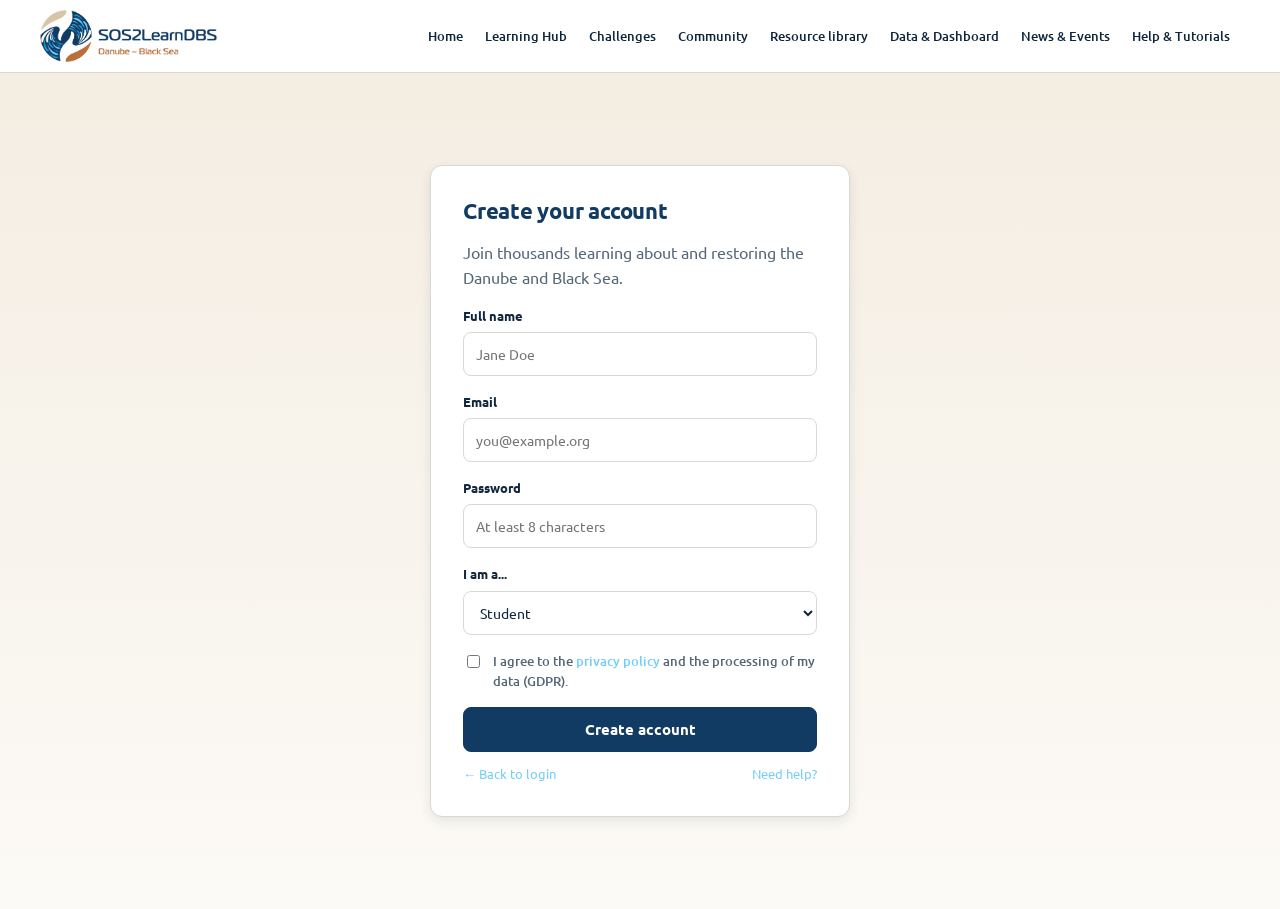
<file: register.html>
﻿<!doctype html>
<html lang="en">
<head>
<meta charset="utf-8"><title>Sign up — SoS2LearnDBS</title>
<meta name="viewport" content="width=device-width,initial-scale=1">
<link rel="icon" type="image/png" href="assets/img/logos/Logo.png">
<link href="https://fonts.googleapis.com/css2?family=Ubuntu:wght@400;500;700&display=swap" rel="stylesheet">
<link rel="stylesheet" href="assets/css/styles.css">
</head>
<body>
<a class="skip-link" href="#main">Skip to content</a>
<header class="header">
  <div class="container header__inner header__inner--simple">
        <a class="brand" href="index.html" aria-label="SoS2LearnDBS home">
      <img class="brand__mark" src="assets/img/logos/Logo.png" alt="SoS2LearnDBS">
    </a>
    <button class="menu-btn" data-menu-toggle aria-label="Toggle menu">☰</button>
    <nav class="nav nav--primary" aria-label="Main">
      <a href="index.html">Home</a>
      <a href="learn.html">Learning Hub</a>
      <a href="campaign-detail.html">Challenges</a>
      <a href="community.html">Community</a>
      <a href="resources.html">Resource library</a>
      <a href="dashboard.html">Data & Dashboard</a>
      <a href="community.html#news">News & Events</a>
      <a href="learn.html#tutorials">Help & Tutorials</a>
    </nav>
  </div>
</header>

<main id="main" class="auth-page">
  <div class="auth-card">
    <h1>Create your account</h1>
    <p class="muted">Join thousands learning about and restoring the Danube and Black Sea.</p>
    <form onsubmit="event.preventDefault(); window.location.href='my-space.html'">
      <div class="field"><label for="name">Full name</label><input class="input" id="name" type="text" placeholder="Jane Doe" required></div>
      <div class="field"><label for="email2">Email</label><input class="input" id="email2" type="email" placeholder="you@example.org" required></div>
      <div class="field"><label for="pwd2">Password</label><input class="input" id="pwd2" type="password" placeholder="At least 8 characters" required></div>
      <div class="field"><label for="role">I am a...</label>
        <select class="select" id="role"><option>Student</option><option>Teacher</option><option>Researcher</option><option>Policymaker</option><option>Community member</option><option>Other</option></select>
      </div>
      <div class="field" style="flex-direction:row;align-items:flex-start;gap:10px">
        <input type="checkbox" id="gdpr" required style="margin-top:4px">
        <label for="gdpr" style="font-weight:500;font-size:13px;color:var(--c-muted)">I agree to the <a href="#">privacy policy</a> and the processing of my data (GDPR).</label>
      </div>
      <button type="submit" class="btn btn--block btn--lg">Create account</button>
    </form>
    <div class="auth-links"><a href="login.html">← Back to login</a><a href="#">Need help?</a></div>
  </div>
</main>
<script src="assets/js/main.js"></script>
</body></html>
</file>
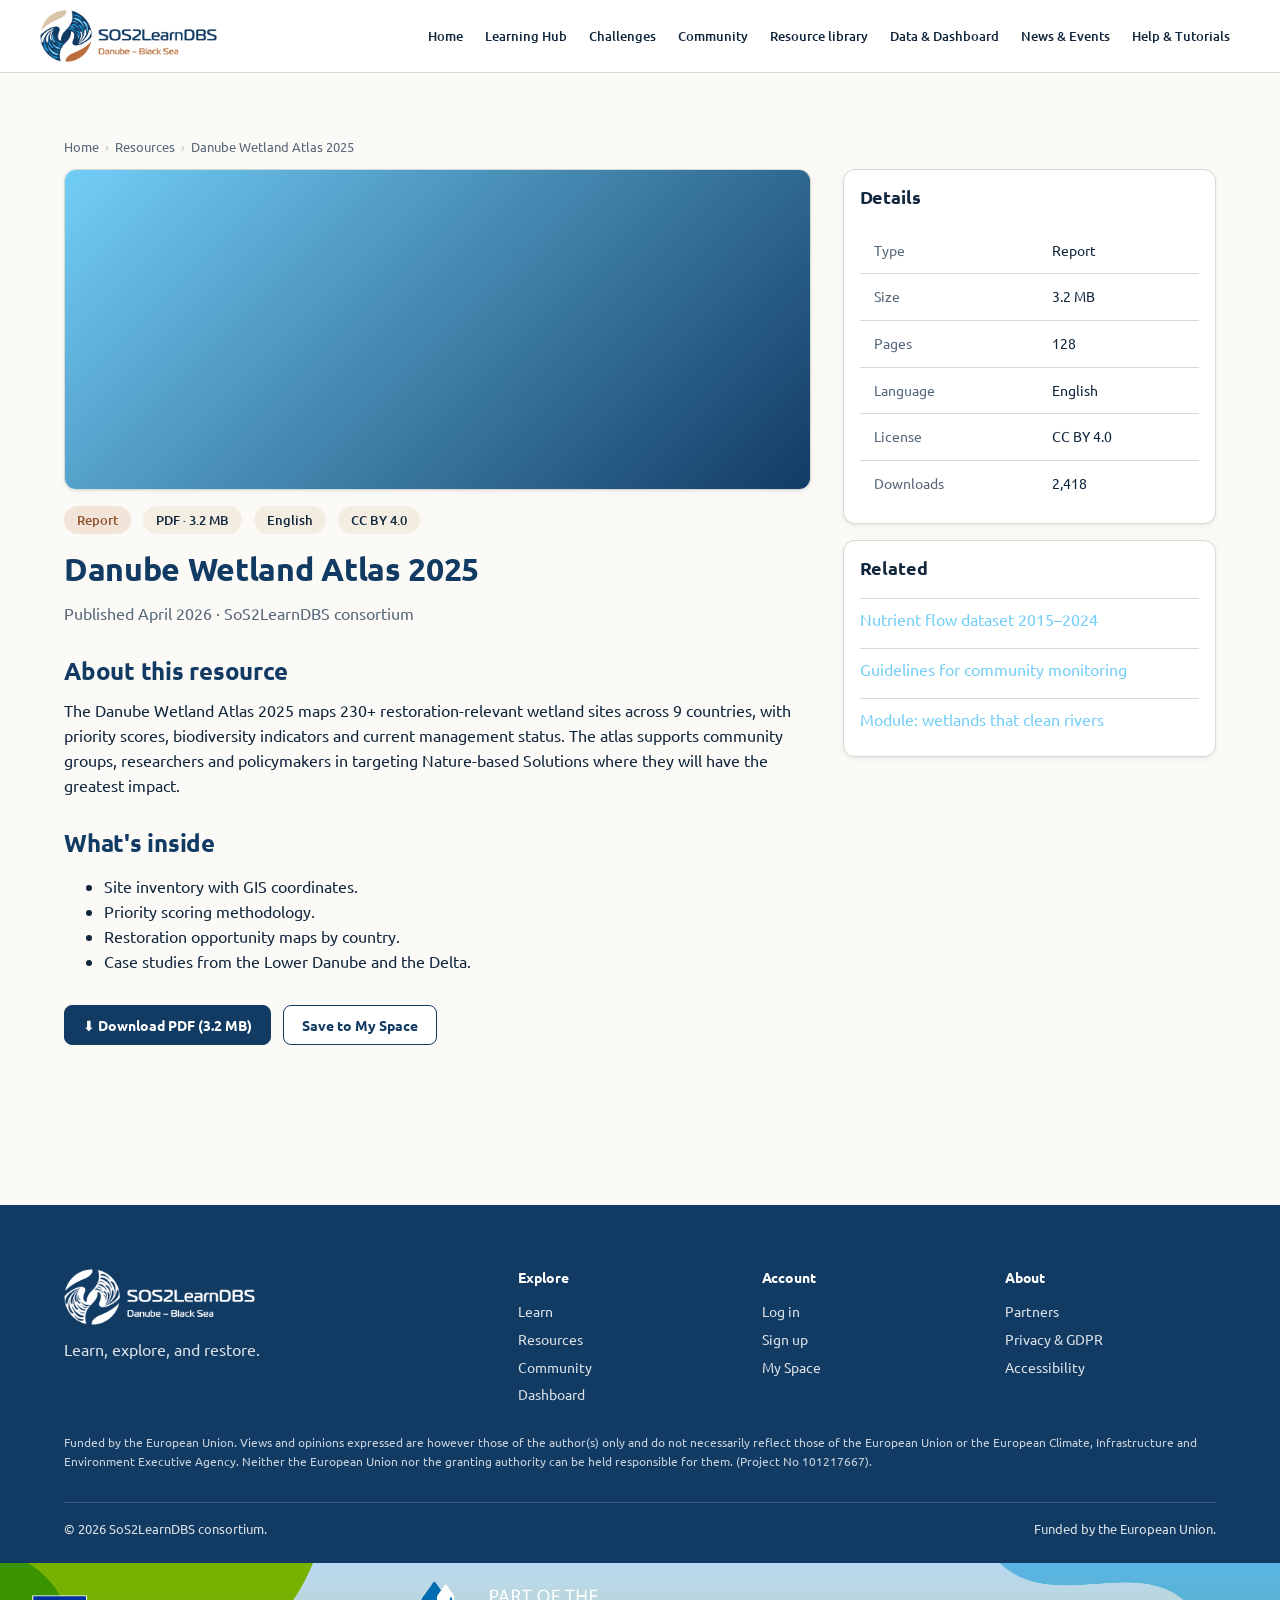
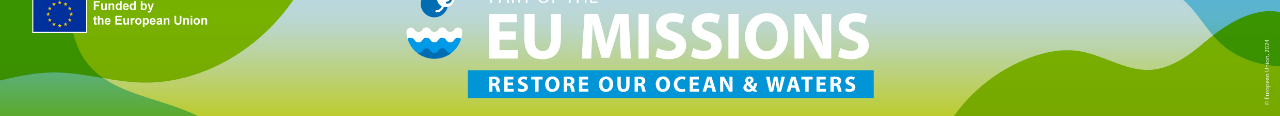
<file: resource-detail.html>
﻿<!doctype html>
<html lang="en">
<head>
<meta charset="utf-8"><title>Danube Wetland Atlas — SoS2LearnDBS</title>
<meta name="viewport" content="width=device-width,initial-scale=1">
<link rel="icon" type="image/png" href="assets/img/logos/Logo.png">
<link href="https://fonts.googleapis.com/css2?family=Ubuntu:wght@400;500;700&display=swap" rel="stylesheet">
<link rel="stylesheet" href="assets/css/styles.css">
</head>
<body>
<a class="skip-link" href="#main">Skip to content</a>
<header class="header">
  <div class="container header__inner header__inner--simple">
        <a class="brand" href="index.html" aria-label="SoS2LearnDBS home">
      <img class="brand__mark" src="assets/img/logos/Logo.png" alt="SoS2LearnDBS">
    </a>
    <button class="menu-btn" data-menu-toggle aria-label="Toggle menu">☰</button>
    <nav class="nav nav--primary" aria-label="Main">
      <a href="index.html">Home</a>
      <a href="learn.html">Learning Hub</a>
      <a href="campaign-detail.html">Challenges</a>
      <a href="community.html">Community</a>
      <a href="resources.html">Resource library</a>
      <a href="dashboard.html">Data & Dashboard</a>
      <a href="community.html#news">News & Events</a>
      <a href="learn.html#tutorials">Help & Tutorials</a>
    </nav>
  </div>
</header>

<main id="main">
  <section class="section">
    <div class="container">
      <nav class="crumbs"><a href="index.html">Home</a><span>›</span><a href="resources.html">Resources</a><span>›</span>Danube Wetland Atlas 2025</nav>
      <div class="grid g-8-4">
        <article>
          <div class="card"><div class="card__media card__media--azure" style="aspect-ratio:21/9"></div></div>
          <div class="flex gap-3 mt-4" style="flex-wrap:wrap">
            <span class="chip chip--teal">Report</span><span class="chip">PDF · 3.2 MB</span><span class="chip">English</span><span class="chip">CC BY 4.0</span>
          </div>
          <h1 class="mt-4">Danube Wetland Atlas 2025</h1>
          <p class="muted">Published April 2026 · SoS2LearnDBS consortium</p>

          <h2 class="mt-6">About this resource</h2>
          <p>The Danube Wetland Atlas 2025 maps 230+ restoration-relevant wetland sites across 9 countries,
             with priority scores, biodiversity indicators and current management status. The atlas supports
             community groups, researchers and policymakers in targeting Nature-based Solutions where they
             will have the greatest impact.</p>

          <h2 class="mt-6">What's inside</h2>
          <ul>
            <li>Site inventory with GIS coordinates.</li>
            <li>Priority scoring methodology.</li>
            <li>Restoration opportunity maps by country.</li>
            <li>Case studies from the Lower Danube and the Delta.</li>
          </ul>

          <div class="flex gap-3 mt-6">
            <a class="btn" href="#">⬇ Download PDF (3.2 MB)</a>
            <button class="btn btn--secondary">Save to My Space</button>
          </div>
        </article>

        <aside>
          <div class="card"><div class="card__body">
            <h3 style="color:var(--c-ink)">Details</h3>
            <table class="table" style="border:none;">
              <tbody>
                <tr><td class="muted">Type</td><td>Report</td></tr>
                <tr><td class="muted">Size</td><td>3.2 MB</td></tr>
                <tr><td class="muted">Pages</td><td>128</td></tr>
                <tr><td class="muted">Language</td><td>English</td></tr>
                <tr><td class="muted">License</td><td>CC BY 4.0</td></tr>
                <tr><td class="muted">Downloads</td><td>2,418</td></tr>
              </tbody>
            </table>
          </div></div>

          <div class="card mt-4"><div class="card__body">
            <h3 style="color:var(--c-ink)">Related</h3>
            <a href="resource-detail.html" style="display:block;padding:8px 0;border-top:1px solid var(--c-rule)">Nutrient flow dataset 2015–2024</a>
            <a href="resource-detail.html" style="display:block;padding:8px 0;border-top:1px solid var(--c-rule)">Guidelines for community monitoring</a>
            <a href="module-detail.html" style="display:block;padding:8px 0;border-top:1px solid var(--c-rule)">Module: wetlands that clean rivers</a>
          </div></div>
        </aside>
      </div>
    </div>
  </section>
</main>

<footer class="footer"><div class="container">
  <div class="footer__grid">
    <div><img class="footer__brand-mark" src="assets/img/logos/Logo_W.png" alt="SoS2LearnDBS"><p>Learn, explore, and restore.</p></div>
    <div><h4>Explore</h4><a href="learn.html">Learn</a><a href="resources.html">Resources</a><a href="community.html">Community</a><a href="dashboard.html">Dashboard</a></div>
    <div><h4>Account</h4><a href="login.html">Log in</a><a href="register.html">Sign up</a><a href="my-space.html">My Space</a></div>
    <div><h4>About</h4><a href="#">Partners</a><a href="#">Privacy & GDPR</a><a href="#">Accessibility</a></div>
  </div>
  <p class="footer__disclaimer">Funded by the European Union. Views and opinions expressed are however those of the author(s) only and do not necessarily reflect those of the European Union or the European Climate, Infrastructure and Environment Executive Agency. Neither the European Union nor the granting authority can be held responsible for them. (Project No 101217667).</p>
  <div class="footer__bottom"><span>© 2026 SoS2LearnDBS consortium.</span><span>Funded by the European Union.</span></div>
</div></footer>
<div class="footer__mission-band" aria-label="Project affiliations"><img class="footer__mission-image" src="assets/img/logos/EU-Missions_Funded_Ocean-and-Waters.jpg" alt="Funded by the European Union. Part of the EU Missions: Restore our Ocean and Waters." loading="lazy" decoding="async"></div>
<script src="assets/js/main.js"></script>
</body></html>
</file>
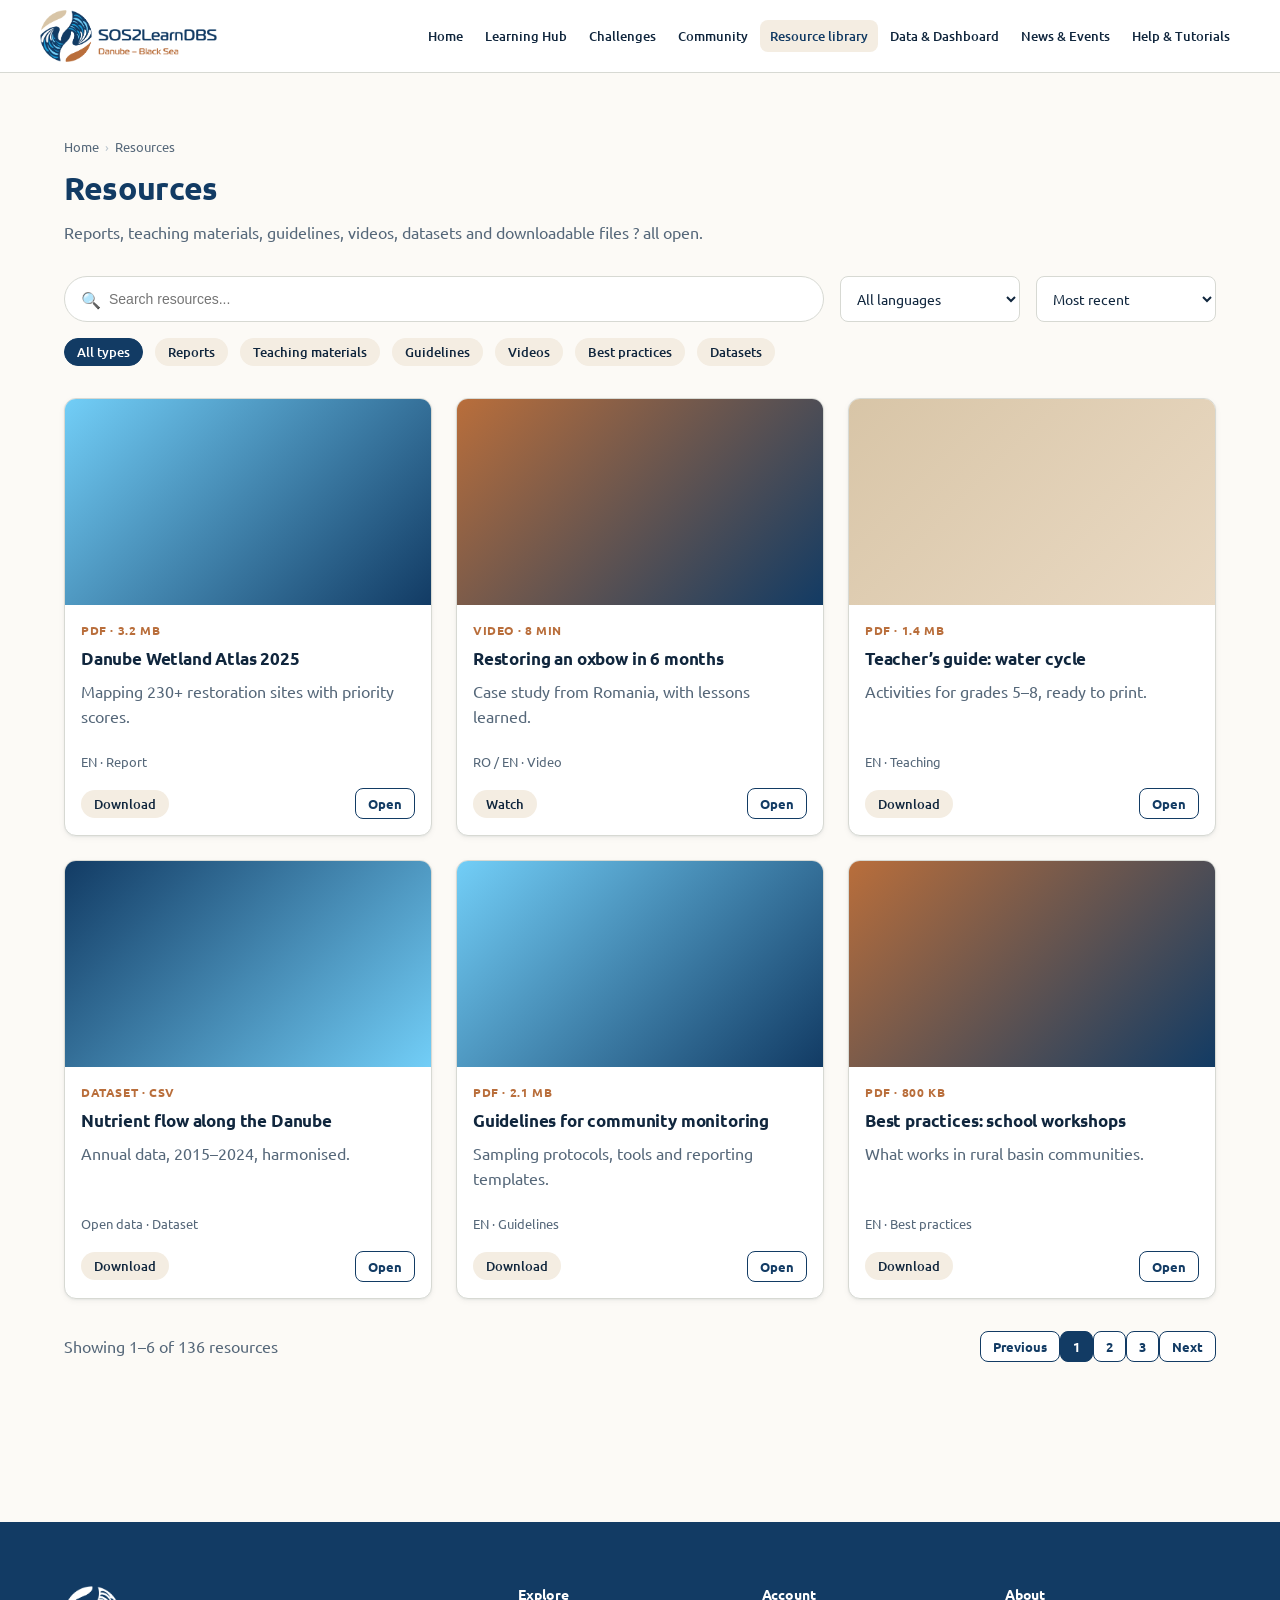
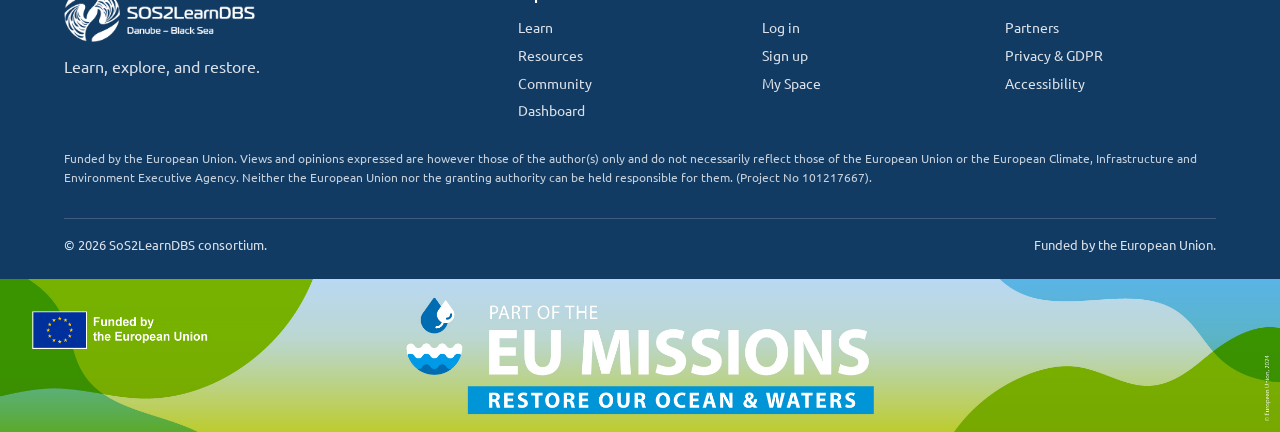
<file: resources.html>
﻿<!doctype html>
<html lang="en">
<head>
<meta charset="utf-8"><title>Resources — SoS2LearnDBS</title>
<meta name="viewport" content="width=device-width,initial-scale=1">
<link rel="icon" type="image/png" href="assets/img/logos/Logo.png">
<link href="https://fonts.googleapis.com/css2?family=Ubuntu:wght@400;500;700&display=swap" rel="stylesheet">
<link rel="stylesheet" href="assets/css/styles.css">
</head>
<body>
<a class="skip-link" href="#main">Skip to content</a>
<header class="header">
  <div class="container header__inner header__inner--simple">
        <a class="brand" href="index.html" aria-label="SoS2LearnDBS home">
      <img class="brand__mark" src="assets/img/logos/Logo.png" alt="SoS2LearnDBS">
    </a>
    <button class="menu-btn" data-menu-toggle aria-label="Toggle menu">☰</button>
    <nav class="nav nav--primary" aria-label="Main">
      <a href="index.html">Home</a>
      <a href="learn.html">Learning Hub</a>
      <a href="campaign-detail.html">Challenges</a>
      <a href="community.html">Community</a>
      <a href="resources.html">Resource library</a>
      <a href="dashboard.html">Data & Dashboard</a>
      <a href="community.html#news">News & Events</a>
      <a href="learn.html#tutorials">Help & Tutorials</a>
    </nav>
  </div>
</header>

<main id="main">
  <section class="section">
    <div class="container">
      <nav class="crumbs"><a href="index.html">Home</a><span>›</span>Resources</nav>
      <h1>Resources</h1>
      <p class="muted">Reports, teaching materials, guidelines, videos, datasets and downloadable files ? all open.</p>

      <div class="flex gap-4 mt-6" style="flex-wrap:wrap;">
        <div class="search" style="flex:1; min-width:260px;"><span>🔍</span><input placeholder="Search resources..." aria-label="Search resources"></div>
        <select class="select" style="max-width:180px"><option>All languages</option><option>English</option><option>Română</option><option>Български</option><option>Українська</option><option>Magyar</option></select>
        <select class="select" style="max-width:180px"><option>Most recent</option><option>Most downloaded</option><option>A → Z</option></select>
      </div>

      <div class="flex gap-3 mt-4" data-chipgroup="multi" style="flex-wrap:wrap;">
        <span class="chip is-active">All types</span>
        <span class="chip">Reports</span>
        <span class="chip">Teaching materials</span>
        <span class="chip">Guidelines</span>
        <span class="chip">Videos</span>
        <span class="chip">Best practices</span>
        <span class="chip">Datasets</span>
      </div>

      <div class="grid g-3 mt-6">
        <article class="card"><div class="card__media card__media--azure"></div><div class="card__body">
          <span class="card__tag">PDF · 3.2 MB</span><h3 class="card__title">Danube Wetland Atlas 2025</h3>
          <p class="muted">Mapping 230+ restoration sites with priority scores.</p><div class="card__meta">EN · Report</div></div>
          <div class="card__footer"><span class="chip">Download</span><a class="btn btn--sm btn--secondary" href="resource-detail.html">Open</a></div></article>
        <article class="card"><div class="card__media card__media--teal"></div><div class="card__body">
          <span class="card__tag">Video · 8 min</span><h3 class="card__title">Restoring an oxbow in 6 months</h3>
          <p class="muted">Case study from Romania, with lessons learned.</p><div class="card__meta">RO / EN · Video</div></div>
          <div class="card__footer"><span class="chip">Watch</span><a class="btn btn--sm btn--secondary" href="resource-detail.html">Open</a></div></article>
        <article class="card"><div class="card__media card__media--sand"></div><div class="card__body">
          <span class="card__tag">PDF · 1.4 MB</span><h3 class="card__title">Teacher’s guide: water cycle</h3>
          <p class="muted">Activities for grades 5–8, ready to print.</p><div class="card__meta">EN · Teaching</div></div>
          <div class="card__footer"><span class="chip">Download</span><a class="btn btn--sm btn--secondary" href="resource-detail.html">Open</a></div></article>
        <article class="card"><div class="card__media"></div><div class="card__body">
          <span class="card__tag">Dataset · CSV</span><h3 class="card__title">Nutrient flow along the Danube</h3>
          <p class="muted">Annual data, 2015–2024, harmonised.</p><div class="card__meta">Open data · Dataset</div></div>
          <div class="card__footer"><span class="chip">Download</span><a class="btn btn--sm btn--secondary" href="resource-detail.html">Open</a></div></article>
        <article class="card"><div class="card__media card__media--azure"></div><div class="card__body">
          <span class="card__tag">PDF · 2.1 MB</span><h3 class="card__title">Guidelines for community monitoring</h3>
          <p class="muted">Sampling protocols, tools and reporting templates.</p><div class="card__meta">EN · Guidelines</div></div>
          <div class="card__footer"><span class="chip">Download</span><a class="btn btn--sm btn--secondary" href="resource-detail.html">Open</a></div></article>
        <article class="card"><div class="card__media card__media--teal"></div><div class="card__body">
          <span class="card__tag">PDF · 800 KB</span><h3 class="card__title">Best practices: school workshops</h3>
          <p class="muted">What works in rural basin communities.</p><div class="card__meta">EN · Best practices</div></div>
          <div class="card__footer"><span class="chip">Download</span><a class="btn btn--sm btn--secondary" href="resource-detail.html">Open</a></div></article>
      </div>

      <div class="flex justify-between items-center mt-6">
        <span class="muted">Showing 1–6 of 136 resources</span>
        <div class="flex gap-2">
          <button class="btn btn--sm btn--secondary">Previous</button>
          <button class="btn btn--sm">1</button>
          <button class="btn btn--sm btn--secondary">2</button>
          <button class="btn btn--sm btn--secondary">3</button>
          <button class="btn btn--sm btn--secondary">Next</button>
        </div>
      </div>
    </div>
  </section>
</main>

<footer class="footer"><div class="container">
  <div class="footer__grid">
    <div><img class="footer__brand-mark" src="assets/img/logos/Logo_W.png" alt="SoS2LearnDBS"><p>Learn, explore, and restore.</p></div>
    <div><h4>Explore</h4><a href="learn.html">Learn</a><a href="resources.html">Resources</a><a href="community.html">Community</a><a href="dashboard.html">Dashboard</a></div>
    <div><h4>Account</h4><a href="login.html">Log in</a><a href="register.html">Sign up</a><a href="my-space.html">My Space</a></div>
    <div><h4>About</h4><a href="#">Partners</a><a href="#">Privacy & GDPR</a><a href="#">Accessibility</a></div>
  </div>
  <p class="footer__disclaimer">Funded by the European Union. Views and opinions expressed are however those of the author(s) only and do not necessarily reflect those of the European Union or the European Climate, Infrastructure and Environment Executive Agency. Neither the European Union nor the granting authority can be held responsible for them. (Project No 101217667).</p>
  <div class="footer__bottom"><span>© 2026 SoS2LearnDBS consortium.</span><span>Funded by the European Union.</span></div>
</div></footer>
<div class="footer__mission-band" aria-label="Project affiliations"><img class="footer__mission-image" src="assets/img/logos/EU-Missions_Funded_Ocean-and-Waters.jpg" alt="Funded by the European Union. Part of the EU Missions: Restore our Ocean and Waters." loading="lazy" decoding="async"></div>
<script src="assets/js/main.js"></script>
</body></html>
</file>
<file: assets/css/styles.css>
/* =========================================================
   SoS2LearnDBS – Design System
   Minimal, water-inspired, accessible
   ========================================================= */

:root {
  /* Palette */
  --c-danube: #123b64;
  --c-azure:  #72cef7;
  --c-teal:   #b96e3b;
  --c-earth:  #b96e3b;
  --c-sand:   #d8c5a7;
  --c-stone:  #f4ede2;
  --c-ink:    #10263d;
  --c-muted:  #556779;
  --c-rule:   #d7d9d3;
  --c-white:  #FFFFFF;
  --c-bg:     #fcfaf6;

  --c-success: #2d8a63;
  --c-warning: #E3A008;
  --c-error:   #C0392B;

  /* Type */
  --ff: "Ubuntu", "Calibri", "Helvetica Neue", Arial, system-ui, sans-serif;
  --fs-display: 40px;
  --fs-h1: 32px;
  --fs-h2: 24px;
  --fs-h3: 18px;
  --fs-body: 16px;
  --fs-sm: 14px;
  --fs-cap: 12px;

  /* Spacing */
  --s-1: 4px;  --s-2: 8px;  --s-3: 12px; --s-4: 16px;
  --s-5: 24px; --s-6: 32px; --s-7: 48px; --s-8: 64px; --s-9: 96px;

  /* Radius */
  --r-sm: 4px; --r-md: 8px; --r-lg: 12px; --r-xl: 24px; --r-pill: 999px;

  /* Elevation */
  --sh-1: 0 1px 2px rgba(15, 34, 48, 0.06), 0 2px 6px rgba(15, 34, 48, 0.05);
  --sh-2: 0 4px 12px rgba(15, 34, 48, 0.09);
  --sh-3: 0 12px 32px rgba(15, 34, 48, 0.16);

  /* Motion */
  --ease: cubic-bezier(.2,.8,.2,1);
  --dur: 180ms;
}

/* Reset-ish */
*, *::before, *::after { box-sizing: border-box; }
html, body { margin: 0; padding: 0; }
html { scroll-behavior: smooth; }
body {
  font-family: var(--ff);
  font-size: var(--fs-body);
  line-height: 1.55;
  color: var(--c-ink);
  background: var(--c-bg);
  -webkit-font-smoothing: antialiased;
}
img, svg { display: block; max-width: 100%; }
a { color: var(--c-azure); text-decoration: none; transition: color var(--dur) var(--ease); }
a:hover { color: var(--c-danube); }
h1, h2, h3, h4 { margin: 0 0 var(--s-3); line-height: 1.2; color: var(--c-danube); font-weight: 700; letter-spacing: -0.01em; }
h1 { font-size: var(--fs-h1); }
h2 { font-size: var(--fs-h2); }
h3 { font-size: var(--fs-h3); }
p  { margin: 0 0 var(--s-4); }
hr { border: 0; border-top: 1px solid var(--c-rule); margin: var(--s-6) 0; }

/* Focus ring */
:focus-visible {
  outline: 2px solid var(--c-teal);
  outline-offset: 2px;
  border-radius: var(--r-sm);
}

/* Layout helpers */
.container { width: 100%; max-width: 1200px; margin: 0 auto; padding: 0 var(--s-5); }
.section { padding: var(--s-8) 0; }
.section--tight { padding: var(--s-7) 0; }
.muted { color: var(--c-muted); }
.grid { display: grid; gap: var(--s-5); }
.g-2 { grid-template-columns: repeat(2, 1fr); }
.g-3 { grid-template-columns: repeat(3, 1fr); }
.g-4 { grid-template-columns: repeat(4, 1fr); }
.g-8-4 { grid-template-columns: 2fr 1fr; gap: var(--s-6); }
.flex { display: flex; }
.gap-3 { gap: var(--s-3); } .gap-4 { gap: var(--s-4); } .gap-5 { gap: var(--s-5); }
.items-center { align-items: center; } .justify-between { justify-content: space-between; }
.mt-2 { margin-top: var(--s-2); } .mt-4 { margin-top: var(--s-4); } .mt-6 { margin-top: var(--s-6); }
.mb-2 { margin-bottom: var(--s-2); } .mb-4 { margin-bottom: var(--s-4); } .mb-6 { margin-bottom: var(--s-6); }

/* Skip link */
.skip-link {
  position: absolute; left: -9999px; top: 0;
  background: var(--c-danube); color: #fff; padding: var(--s-3) var(--s-4);
  border-radius: 0 0 var(--r-md) 0; z-index: 1000;
}
.skip-link:focus { left: 0; }

/* ===== Header ===== */
.header {
  position: sticky; top: 0; z-index: 50;
  background: rgba(255,255,255,0.92);
  backdrop-filter: saturate(1.2) blur(10px);
  border-bottom: 1px solid var(--c-rule);
}
.header__inner {
  display: flex;
  align-items: center;
  gap: var(--s-4);
  min-height: 72px;
  position: relative;
}
.header__inner--simple { padding: var(--s-2) 0; }
.brand { display: inline-flex; align-items: center; gap: var(--s-3); color: var(--c-danube); font-weight: 700; letter-spacing: -0.01em; }
.brand__mark { height: 52px; width: auto; max-width: 260px; object-fit: contain; }
.nav {
  margin-left: auto;
  display: flex;
  align-items: center;
  gap: 2px;
  flex-wrap: wrap;
  justify-content: flex-end;
}
.nav a {
  color: var(--c-ink);
  padding: 6px 10px;
  border-radius: var(--r-md);
  font-weight: 500;
  font-size: 13px;
  white-space: nowrap;
}
.nav a:hover { background: var(--c-stone); color: var(--c-danube); }
.nav a.active { color: var(--c-danube); background: var(--c-stone); }
.header__actions { display: flex; gap: var(--s-2); align-items: center; }
.lang {
  background: transparent; border: 1px solid var(--c-rule); color: var(--c-ink);
  padding: 6px 10px; border-radius: var(--r-pill); font-size: 13px; cursor: pointer;
}
.lang:hover { background: var(--c-stone); }
.menu-btn { display: none; background: none; border: 1px solid var(--c-rule);
  border-radius: var(--r-md); width: 40px; height: 40px; cursor: pointer; color: var(--c-ink); }

/* ===== Buttons ===== */
.btn {
  --_bg: var(--c-danube); --_fg: #fff; --_bd: var(--c-danube);
  display: inline-flex; align-items: center; justify-content: center; gap: var(--s-2);
  font-family: inherit; font-weight: 600; font-size: 14px; line-height: 1;
  padding: 12px 18px; border-radius: var(--r-md); cursor: pointer;
  background: var(--_bg); color: var(--_fg); border: 1px solid var(--_bd);
  transition: background var(--dur) var(--ease), transform var(--dur) var(--ease), box-shadow var(--dur) var(--ease);
  text-decoration: none;
}
.btn:hover { background: var(--c-azure); border-color: var(--c-azure); color: #fff; }
.btn:active { transform: translateY(1px); }
.btn--secondary { --_bg: #fff; --_fg: var(--c-danube); --_bd: var(--c-danube); }
.btn--secondary:hover { background: var(--c-stone); color: var(--c-danube); border-color: var(--c-danube); }
.btn--ghost { --_bg: transparent; --_fg: var(--c-danube); --_bd: transparent; }
.btn--ghost:hover { background: var(--c-stone); color: var(--c-danube); }
.btn--teal { --_bg: var(--c-teal); --_fg: #fff; --_bd: var(--c-teal); }
.btn--teal:hover { background: #9c5a2f; border-color: #9c5a2f; }
.btn--danger { --_bg: var(--c-error); --_fg: #fff; --_bd: var(--c-error); }
.btn--hero-outline { --_bg: transparent; --_fg: #fff; --_bd: rgba(255,255,255,0.66); }
.btn--hero-outline:hover { background: rgba(255,255,255,0.14); border-color: rgba(255,255,255,0.8); color: #fff; }
.btn--sm { padding: 8px 12px; font-size: 13px; }
.btn--lg { padding: 14px 22px; font-size: 15px; }
.btn--block { width: 100%; }
.btn[disabled] { opacity: 0.55; cursor: not-allowed; pointer-events: none; }

/* ===== Hero ===== */
.hero {
  position: relative; overflow: hidden;
  background: linear-gradient(160deg, var(--c-danube) 0%, #2b5984 38%, var(--c-azure) 74%, var(--c-sand) 100%);
  color: #fff; padding: var(--s-9) 0;
}
.hero::after {
  content: ""; position: absolute; inset: auto 0 0 0; height: 120px;
  background: url("data:image/svg+xml;utf8,<svg xmlns='http://www.w3.org/2000/svg' viewBox='0 0 1200 120' preserveAspectRatio='none'><path d='M0 60 Q150 100 300 60 T600 60 T900 60 T1200 60 V120 H0 Z' fill='%23FBFBF8'/></svg>") center/cover no-repeat;
}
.hero h1 { color: #fff; font-size: var(--fs-display); max-width: 720px; }
.hero p  { color: rgba(255,255,255,0.9); font-size: 18px; max-width: 640px; }
.hero .actions { display: flex; gap: var(--s-3); margin-top: var(--s-5); flex-wrap: wrap; }
.hero__kpis { margin-top: var(--s-7); display: grid; grid-template-columns: repeat(4,1fr); gap: var(--s-4); }
.hero__kpi {
  background: rgba(255,255,255,0.1); border: 1px solid rgba(255,255,255,0.18);
  border-radius: var(--r-lg); padding: var(--s-4);
}
.hero__kpi b { display: block; font-size: 26px; color: #fff; }
.hero__kpi span { color: rgba(255,255,255,0.85); font-size: 13px; }

/* ===== Cards ===== */
.card {
  background: var(--c-white); border: 1px solid var(--c-rule);
  border-radius: var(--r-lg); overflow: hidden; box-shadow: var(--sh-1);
  transition: transform var(--dur) var(--ease), box-shadow var(--dur) var(--ease), border-color var(--dur) var(--ease);
  display: flex; flex-direction: column;
}
.card:hover { transform: translateY(-2px); box-shadow: var(--sh-2); border-color: #c3d0dc; }
.card__media {
  aspect-ratio: 16/9; background: linear-gradient(135deg, var(--c-danube), var(--c-azure));
  position: relative;
}
.card__media--sand { background: linear-gradient(135deg, var(--c-sand), #eadac4); }
.card__media--teal { background: linear-gradient(135deg, var(--c-earth), var(--c-danube)); }
.card__media--azure { background: linear-gradient(135deg, var(--c-azure), var(--c-danube)); }
.card__body { padding: var(--s-4); display: flex; flex-direction: column; gap: var(--s-2); flex-grow: 1; }
.card__tag {
  display: inline-block; font-size: 12px; font-weight: 600; color: var(--c-teal);
  text-transform: uppercase; letter-spacing: 0.05em;
}
.card__title { font-size: 17px; color: var(--c-ink); margin: 0; line-height: 1.35; }
.card__meta { color: var(--c-muted); font-size: 13px; margin-top: auto; display:flex; gap: var(--s-3); align-items:center;}
.card__footer { padding: 0 var(--s-4) var(--s-4); display: flex; justify-content: space-between; align-items: center; }

/* ===== Chips / Tags ===== */
.chip {
  display: inline-flex; align-items: center; gap: 6px;
  height: 28px; padding: 0 12px; border-radius: var(--r-pill);
  background: var(--c-stone); color: var(--c-ink); font-size: 13px; font-weight: 500;
  border: 1px solid transparent; cursor: pointer; user-select: none;
  transition: all var(--dur) var(--ease);
}
.chip:hover { border-color: var(--c-rule); }
.chip.is-active { background: var(--c-danube); color: #fff; border-color: var(--c-danube); }
.chip--teal { background: rgba(185,110,59,0.16); color: #8f532c; }
.chip--sand { background: var(--c-sand); color: #6b4e1c; }

/* ===== Inputs / Forms ===== */
.field { display: flex; flex-direction: column; gap: 6px; margin-bottom: var(--s-4); }
.field label { font-size: 13px; font-weight: 600; color: var(--c-ink); }
.field .help { font-size: 12px; color: var(--c-muted); }
.input, .select, .textarea {
  font-family: inherit; font-size: 14px; color: var(--c-ink);
  background: #fff; border: 1px solid var(--c-rule);
  border-radius: var(--r-md); padding: 10px 12px; min-height: 44px; width: 100%;
  transition: border-color var(--dur) var(--ease), box-shadow var(--dur) var(--ease);
}
.input:focus, .select:focus, .textarea:focus {
  outline: none; border-color: var(--c-azure);
  box-shadow: 0 0 0 3px rgba(114,206,247,0.24);
}
.textarea { min-height: 96px; resize: vertical; }

/* Search bar */
.search {
  display: flex; align-items: center; gap: var(--s-2);
  background: #fff; border: 1px solid var(--c-rule);
  border-radius: var(--r-pill); padding: 6px 16px; width: 100%;
}
.search input { border: none; outline: none; flex-grow: 1; font-size: 14px; padding: 8px 0; background: transparent; }

/* ===== Progress ===== */
.progress { height: 6px; background: var(--c-stone); border-radius: var(--r-pill); overflow: hidden; }
.progress__bar { height: 100%; background: var(--c-teal); border-radius: var(--r-pill); transition: width var(--dur) var(--ease); }
.progress-ring { --size: 96px; --stroke: 8px; width: var(--size); height: var(--size); }
.progress-ring__text { font-weight: 700; font-size: 20px; fill: var(--c-danube); }

/* ===== Badges ===== */
.badge {
  width: 72px; height: 72px; border-radius: 50%;
  background: radial-gradient(circle at 30% 30%, #fff 0%, var(--c-sand) 42%, #c78e63 100%);
  display: flex; align-items: center; justify-content: center;
  border: 3px solid #c78e63; color: #6b4e1c;
  font-weight: 700; font-size: 22px;
  box-shadow: var(--sh-1);
}
.badge--teal  { background: radial-gradient(circle at 30% 30%, #fff 0%, #d7b292 40%, var(--c-teal) 100%);
                border-color: var(--c-teal); color: #7b4726; }
.badge--blue  { background: radial-gradient(circle at 30% 30%, #fff 0%, #b8e8fb 40%, var(--c-azure) 100%);
                border-color: var(--c-azure); color: var(--c-danube); }
.badge--locked{ background: #e5e9ee; border-color: #c3ccd5; color: #8894a1; box-shadow: none; }
.badge-tile { text-align: center; padding: var(--s-4); border: 1px solid var(--c-rule); border-radius: var(--r-lg); background: #fff; }
.badge-tile .badge { margin: 0 auto var(--s-3); }
.badge-tile h4 { font-size: 14px; margin: 0 0 4px; color: var(--c-ink); }
.badge-tile p { font-size: 12px; color: var(--c-muted); margin: 0; }

/* ===== KPI widgets ===== */
.kpi {
  background: #fff; border: 1px solid var(--c-rule); border-radius: var(--r-lg);
  padding: var(--s-4); box-shadow: var(--sh-1); display: flex; flex-direction: column; gap: var(--s-2);
}
.kpi__label { font-size: 12px; color: var(--c-muted); text-transform: uppercase; letter-spacing: 0.05em; }
.kpi__value { font-size: 28px; font-weight: 700; color: var(--c-danube); line-height: 1; }
.kpi__trend { font-size: 12px; color: var(--c-teal); font-weight: 600; }
.kpi__trend.down { color: var(--c-error); }

/* ===== Tables ===== */
.table { width: 100%; border-collapse: collapse; background: #fff; border-radius: var(--r-lg); overflow: hidden; border: 1px solid var(--c-rule); }
.table th, .table td { padding: 12px 14px; text-align: left; font-size: 14px; }
.table th { background: var(--c-stone); color: var(--c-ink); font-weight: 600; border-bottom: 1px solid var(--c-rule); font-size: 13px; }
.table tbody tr + tr td { border-top: 1px solid var(--c-rule); }
.table tbody tr:hover { background: #fbfaf5; }
.status { display: inline-block; padding: 2px 8px; border-radius: var(--r-pill); font-size: 11px; font-weight: 600; text-transform: uppercase; letter-spacing: 0.04em; }
.status.draft   { background: #eceff3; color: #4e5b68; }
.status.active  { background: rgba(114,206,247,0.18); color: var(--c-danube); }
.status.closed  { background: #eae3d0; color: #6b4e1c; }

/* ===== Tabs ===== */
.tabs { display: flex; gap: 4px; border-bottom: 1px solid var(--c-rule); overflow-x: auto; }
.tab {
  border: none; background: transparent; padding: 12px 16px; font-family: inherit;
  font-size: 14px; font-weight: 500; color: var(--c-muted); cursor: pointer;
  border-bottom: 2px solid transparent; white-space: nowrap;
  transition: color var(--dur) var(--ease), border-color var(--dur) var(--ease);
}
.tab:hover { color: var(--c-ink); }
.tab.active { color: var(--c-danube); border-bottom-color: var(--c-teal); }

/* ===== Breadcrumbs ===== */
.crumbs { font-size: 13px; color: var(--c-muted); margin-bottom: var(--s-3); }
.crumbs a { color: var(--c-muted); }
.crumbs a:hover { color: var(--c-danube); }
.crumbs span { margin: 0 6px; color: #bcc6cf; }

/* ===== Footer ===== */
.footer {
  background: var(--c-danube); color: rgba(255,255,255,0.85);
  padding: var(--s-8) 0 var(--s-5); margin-top: var(--s-9);
}
.footer h4 { color: #fff; font-size: 14px; margin-bottom: var(--s-3); }
.footer a { color: rgba(255,255,255,0.85); font-size: 14px; display: block; padding: 3px 0; }
.footer a:hover { color: #fff; }
.footer__brand-mark {
  height: 56px;
  width: auto;
  max-width: 320px;
  margin-bottom: var(--s-3);
  object-fit: contain;
}
.footer__grid { display: grid; grid-template-columns: 2fr 1fr 1fr 1fr; gap: var(--s-6); }
.footer__bottom { margin-top: var(--s-6); padding-top: var(--s-4); border-top: 1px solid rgba(255,255,255,0.18);
  display: flex; justify-content: space-between; align-items: center; font-size: 13px; flex-wrap: wrap; gap: var(--s-3); }
.footer__mission-image {
  display: block;
  width: 100%;
  height: auto;
}
.footer__mission-band {
  background: #fff;
  line-height: 0;
}
.footer__mission-band .footer__mission-image {
  max-width: none;
}
.footer__disclaimer {
  margin-top: var(--s-5);
  max-width: none;
  font-size: 12px;
  line-height: 1.55;
  color: rgba(255,255,255,0.76);
}

/* ===== Auth layout ===== */
.auth-page { min-height: calc(100vh - 64px); display: grid; place-items: center; padding: var(--s-6) var(--s-4);
  background: linear-gradient(180deg, var(--c-stone), var(--c-bg)); }
.auth-card { background: #fff; border: 1px solid var(--c-rule); border-radius: var(--r-lg);
  padding: var(--s-6); width: 100%; max-width: 420px; box-shadow: var(--sh-2); }
.auth-card h1 { font-size: 22px; margin-bottom: var(--s-4); }
.auth-links { display: flex; justify-content: space-between; font-size: 13px; margin-top: var(--s-3); }

/* ===== Quiz ===== */
.quiz-card { background: #fff; border: 1px solid var(--c-rule); border-radius: var(--r-lg); padding: var(--s-6); box-shadow: var(--sh-1); max-width: 720px; margin: 0 auto; }
.quiz-option {
  display: flex; align-items: center; gap: var(--s-3);
  padding: var(--s-3) var(--s-4); border: 1px solid var(--c-rule);
  border-radius: var(--r-md); cursor: pointer; margin-bottom: var(--s-2);
  transition: all var(--dur) var(--ease); background: #fff;
}
.quiz-option:hover { border-color: var(--c-azure); background: #f6fbff; }
.quiz-option.selected { border-color: var(--c-azure); background: #eef6fc; }
.quiz-option.correct { border-color: var(--c-teal); background: rgba(185,110,59,0.12); }
.quiz-option.wrong  { border-color: var(--c-error); background: rgba(192,57,43,0.1); }
.quiz-dots { display: flex; gap: 6px; justify-content: center; margin: var(--s-4) 0; }
.quiz-dot { width: 8px; height: 8px; border-radius: 50%; background: var(--c-rule); }
.quiz-dot.active { background: var(--c-teal); }
.quiz-dot.done { background: var(--c-danube); }

/* ===== Sidebar (admin / my space) ===== */
.app { display: grid; grid-template-columns: 240px 1fr; min-height: calc(100vh - 64px); }
.sidebar {
  background: #fff; border-right: 1px solid var(--c-rule); padding: var(--s-5) var(--s-3);
  display: flex; flex-direction: column; gap: 2px;
}
.sidebar__title { font-size: 12px; color: var(--c-muted); padding: 0 var(--s-3); margin-bottom: var(--s-2); text-transform: uppercase; letter-spacing: 0.08em; }
.sidebar a {
  display: flex; align-items: center; gap: var(--s-3); padding: 10px 12px; border-radius: var(--r-md);
  color: var(--c-ink); font-size: 14px; font-weight: 500;
}
.sidebar a:hover { background: var(--c-stone); color: var(--c-danube); }
.sidebar a.active { background: var(--c-stone); color: var(--c-danube); }
.app__main { padding: var(--s-6); overflow-x: auto; }

/* ===== Toast / callouts ===== */
.callout {
  border-left: 4px solid var(--c-teal); background: rgba(185,110,59,0.08);
  padding: var(--s-4); border-radius: var(--r-md); color: var(--c-ink);
}
.callout--warn { border-color: var(--c-warning); background: rgba(227,160,8,0.10); }
.callout--error { border-color: var(--c-error); background: rgba(192,57,43,0.08); }

/* ===== Empty states ===== */
.empty { text-align: center; padding: var(--s-7) var(--s-4); color: var(--c-muted); }
.empty h3 { color: var(--c-ink); }

/* ===== Chart placeholders ===== */
.chart {
  background: #fff; border: 1px solid var(--c-rule); border-radius: var(--r-lg);
  padding: var(--s-4); box-shadow: var(--sh-1);
}
.chart h3 { font-size: 14px; color: var(--c-muted); text-transform: uppercase; letter-spacing: 0.05em; margin-bottom: var(--s-3); }
.bar-chart { display: flex; align-items: flex-end; gap: 8px; height: 160px; padding-top: var(--s-3); }
.bar-chart .bar { flex: 1; background: linear-gradient(180deg, var(--c-azure), var(--c-danube)); border-radius: 4px 4px 0 0; position: relative; }
.bar-chart .bar span { position: absolute; bottom: -20px; left: 0; right: 0; text-align: center; font-size: 11px; color: var(--c-muted); }

.line-chart { width: 100%; height: 160px; }

/* Map placeholder */
.map {
  aspect-ratio: 16/9; border-radius: var(--r-lg); border: 1px solid var(--c-rule);
  background:
    radial-gradient(circle at 70% 60%, rgba(185,110,59,0.28) 0, transparent 22%),
    radial-gradient(circle at 50% 55%, rgba(114,206,247,0.34) 0, transparent 28%),
    radial-gradient(circle at 40% 65%, rgba(18,59,100,0.28) 0, transparent 22%),
    linear-gradient(180deg, #eff8fc, #f4ede2);
  position: relative; box-shadow: var(--sh-1); overflow: hidden;
}
.map::after {
  content: "Danube basin & Black Sea"; position: absolute; bottom: 10px; right: 14px;
  font-size: 12px; color: var(--c-muted); background: rgba(255,255,255,0.85);
  padding: 4px 10px; border-radius: var(--r-pill); border: 1px solid var(--c-rule);
}

/* ===== Utility ===== */
.hide-desktop { display: none; }

/* ===== Responsive ===== */
@media (max-width: 960px) {
  .g-3, .g-4 { grid-template-columns: repeat(2, 1fr); }
  .g-8-4 { grid-template-columns: 1fr; }
  .hero__kpis { grid-template-columns: repeat(2, 1fr); }
  .footer__grid { grid-template-columns: 1fr 1fr; }
  .app { grid-template-columns: 1fr; }
  .sidebar { display: none; }
  .sidebar.is-open { display: flex; }
}
@media (max-width: 680px) {
  .g-2, .g-3, .g-4 { grid-template-columns: 1fr; }
  .hero { padding: var(--s-7) 0; }
  .hero h1 { font-size: 30px; }
  .header__inner {
    min-height: 64px;
    padding: 0;
  }
  .brand__mark { height: 44px; max-width: 220px; }
  .nav { display: none; flex-wrap: nowrap; }
  .nav.is-open {
    display: flex; flex-direction: column; position: absolute; top: 64px; right: 0;
    background: #fff; border: 1px solid var(--c-rule); border-radius: var(--r-lg);
    padding: var(--s-3); box-shadow: var(--sh-2); min-width: 260px;
    max-width: min(92vw, 320px);
  }
  .nav.is-open a { font-size: 14px; padding: 8px 10px; }
  .menu-btn { display: inline-flex; align-items: center; justify-content: center; margin-left: auto; }
  .footer__brand-mark { height: 48px; max-width: 280px; }
  .footer__grid { grid-template-columns: 1fr; }
  .hide-mobile { display: none; }
  .hide-desktop { display: block; }
}

@media (prefers-reduced-motion: reduce) {
  * { transition: none !important; animation: none !important; }
}
</file>
